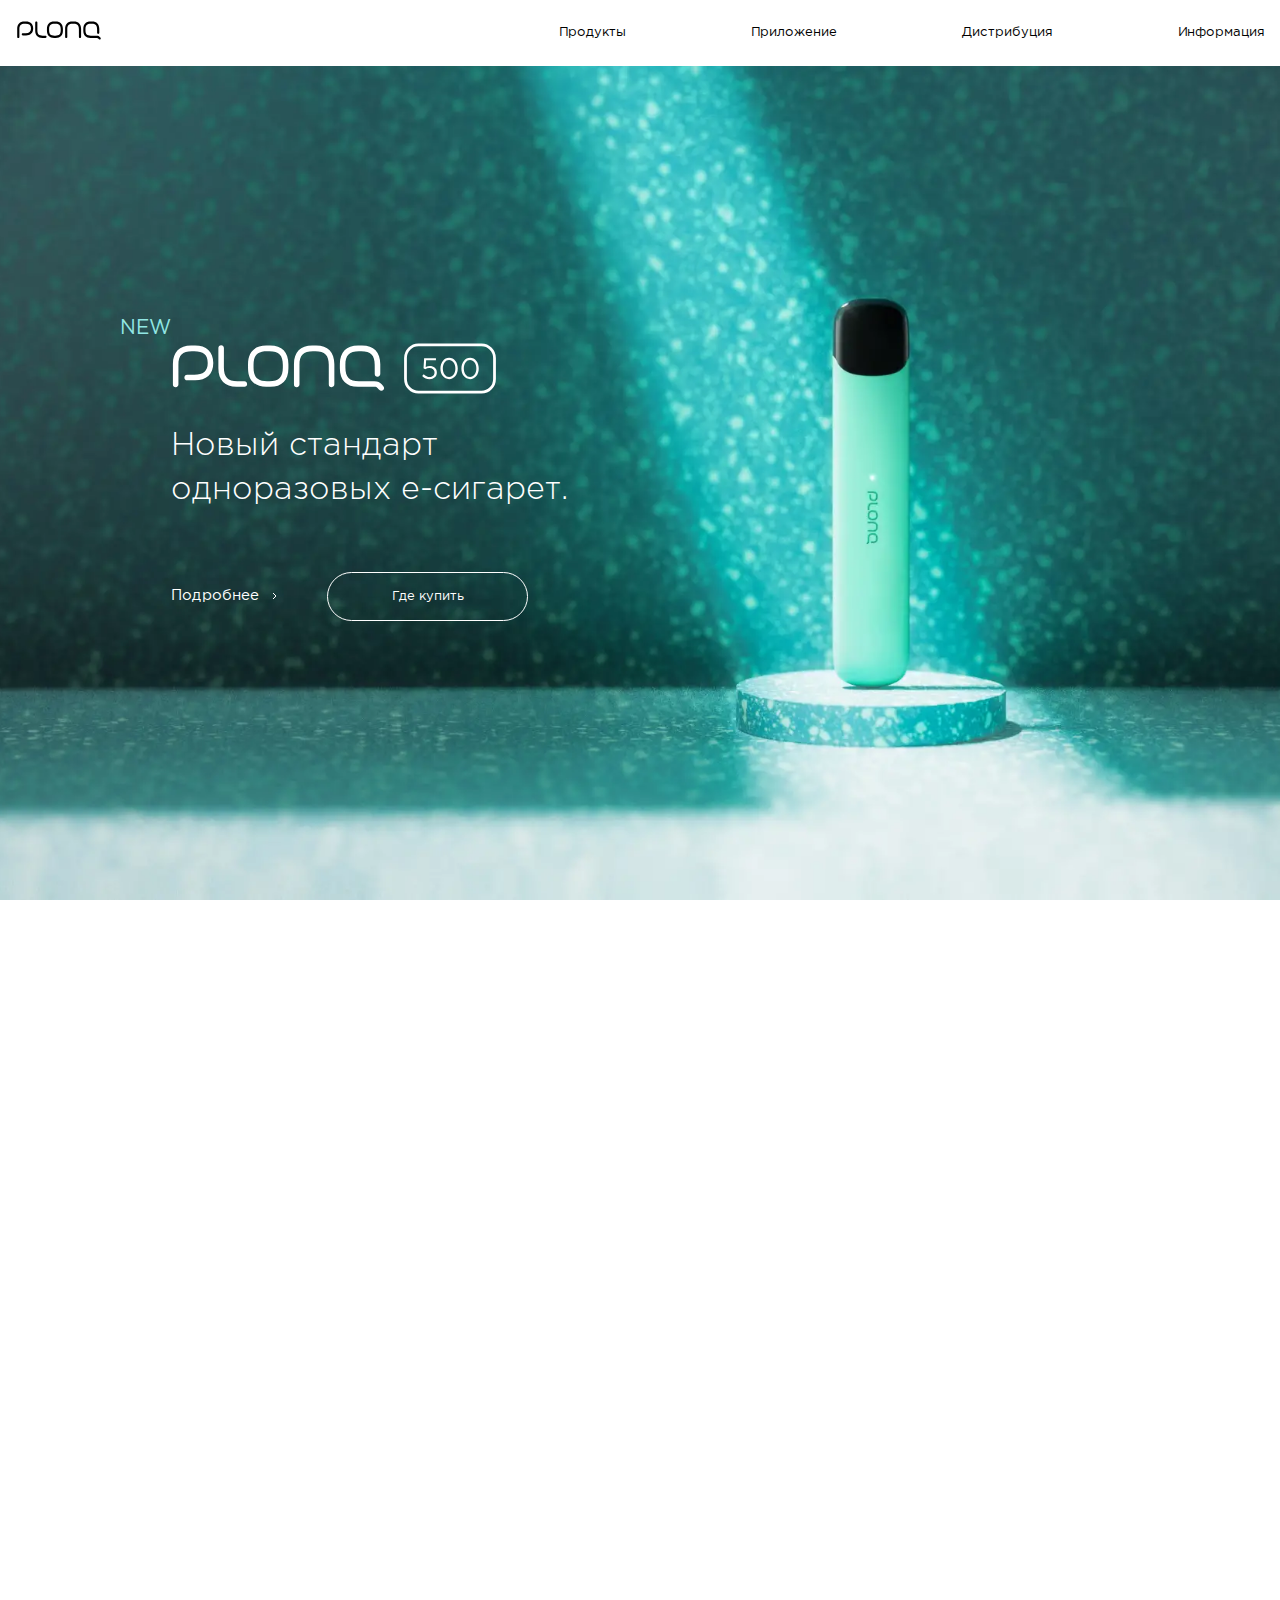
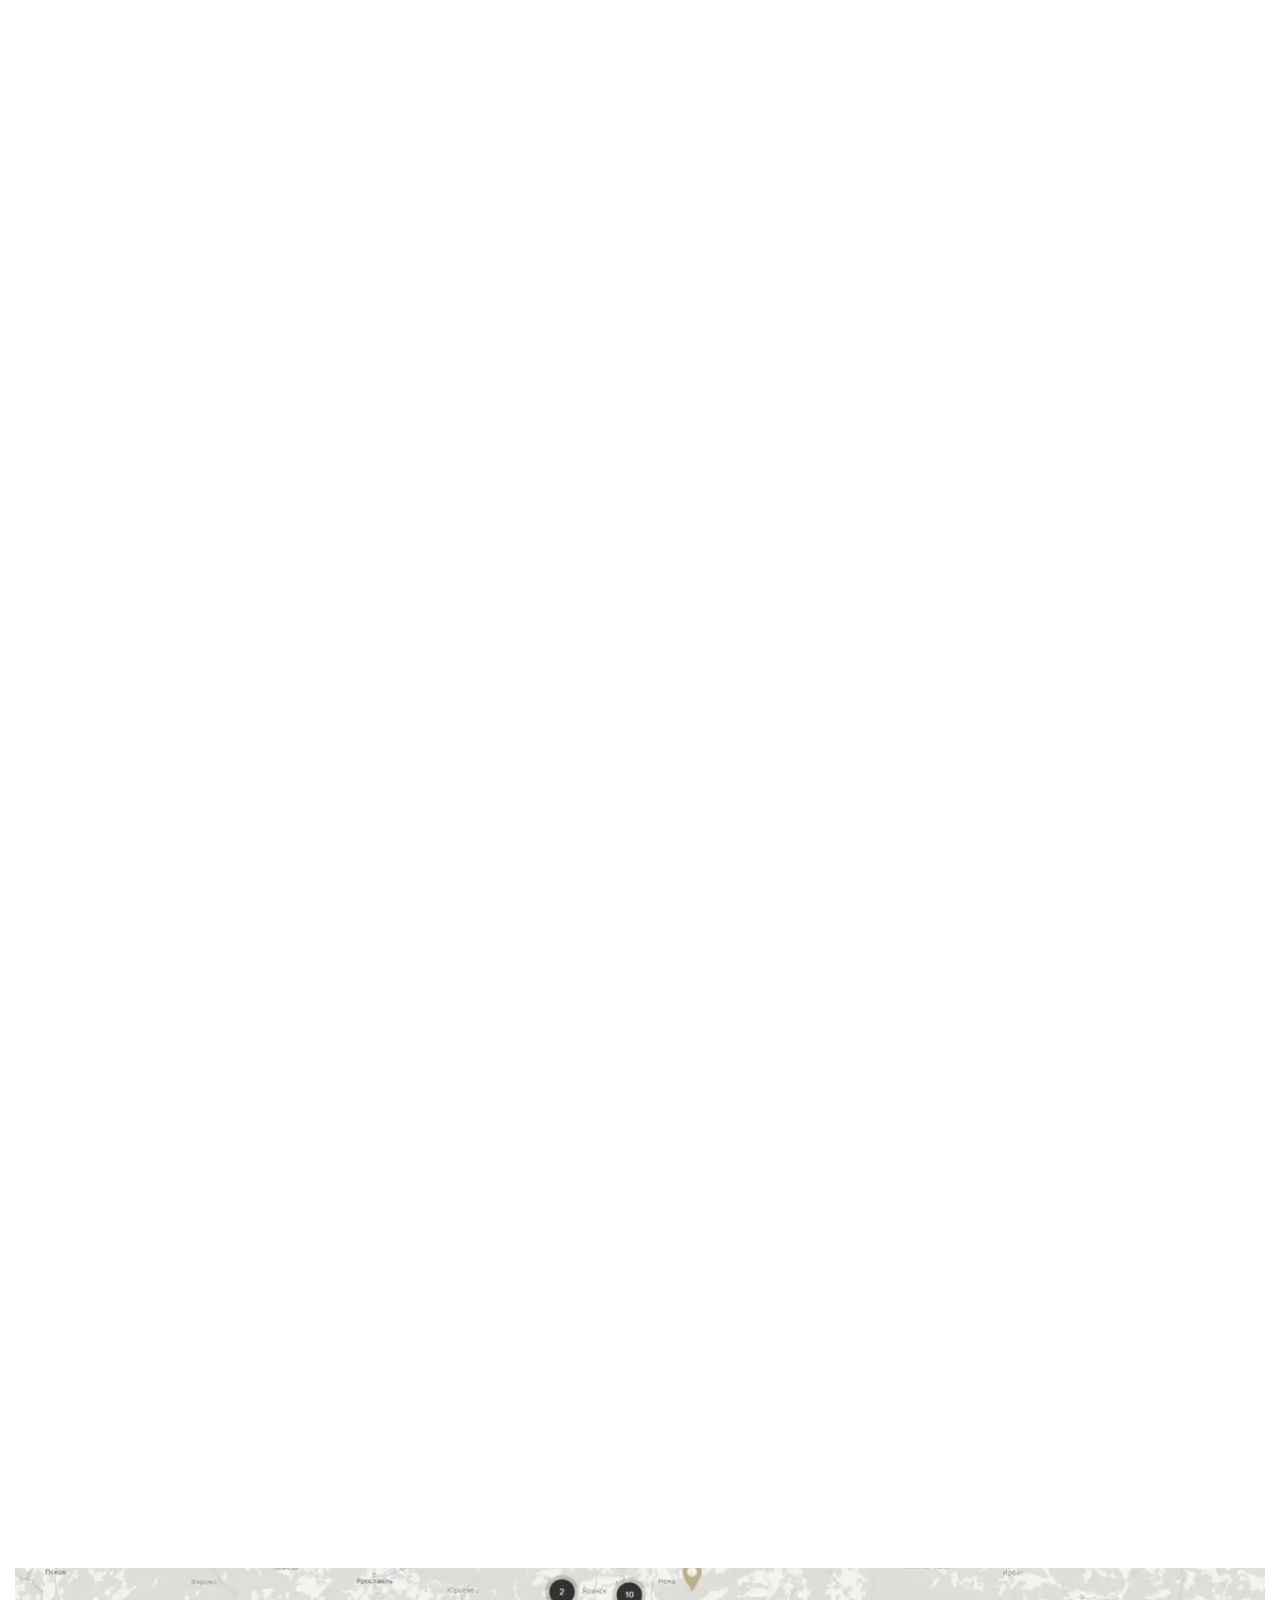
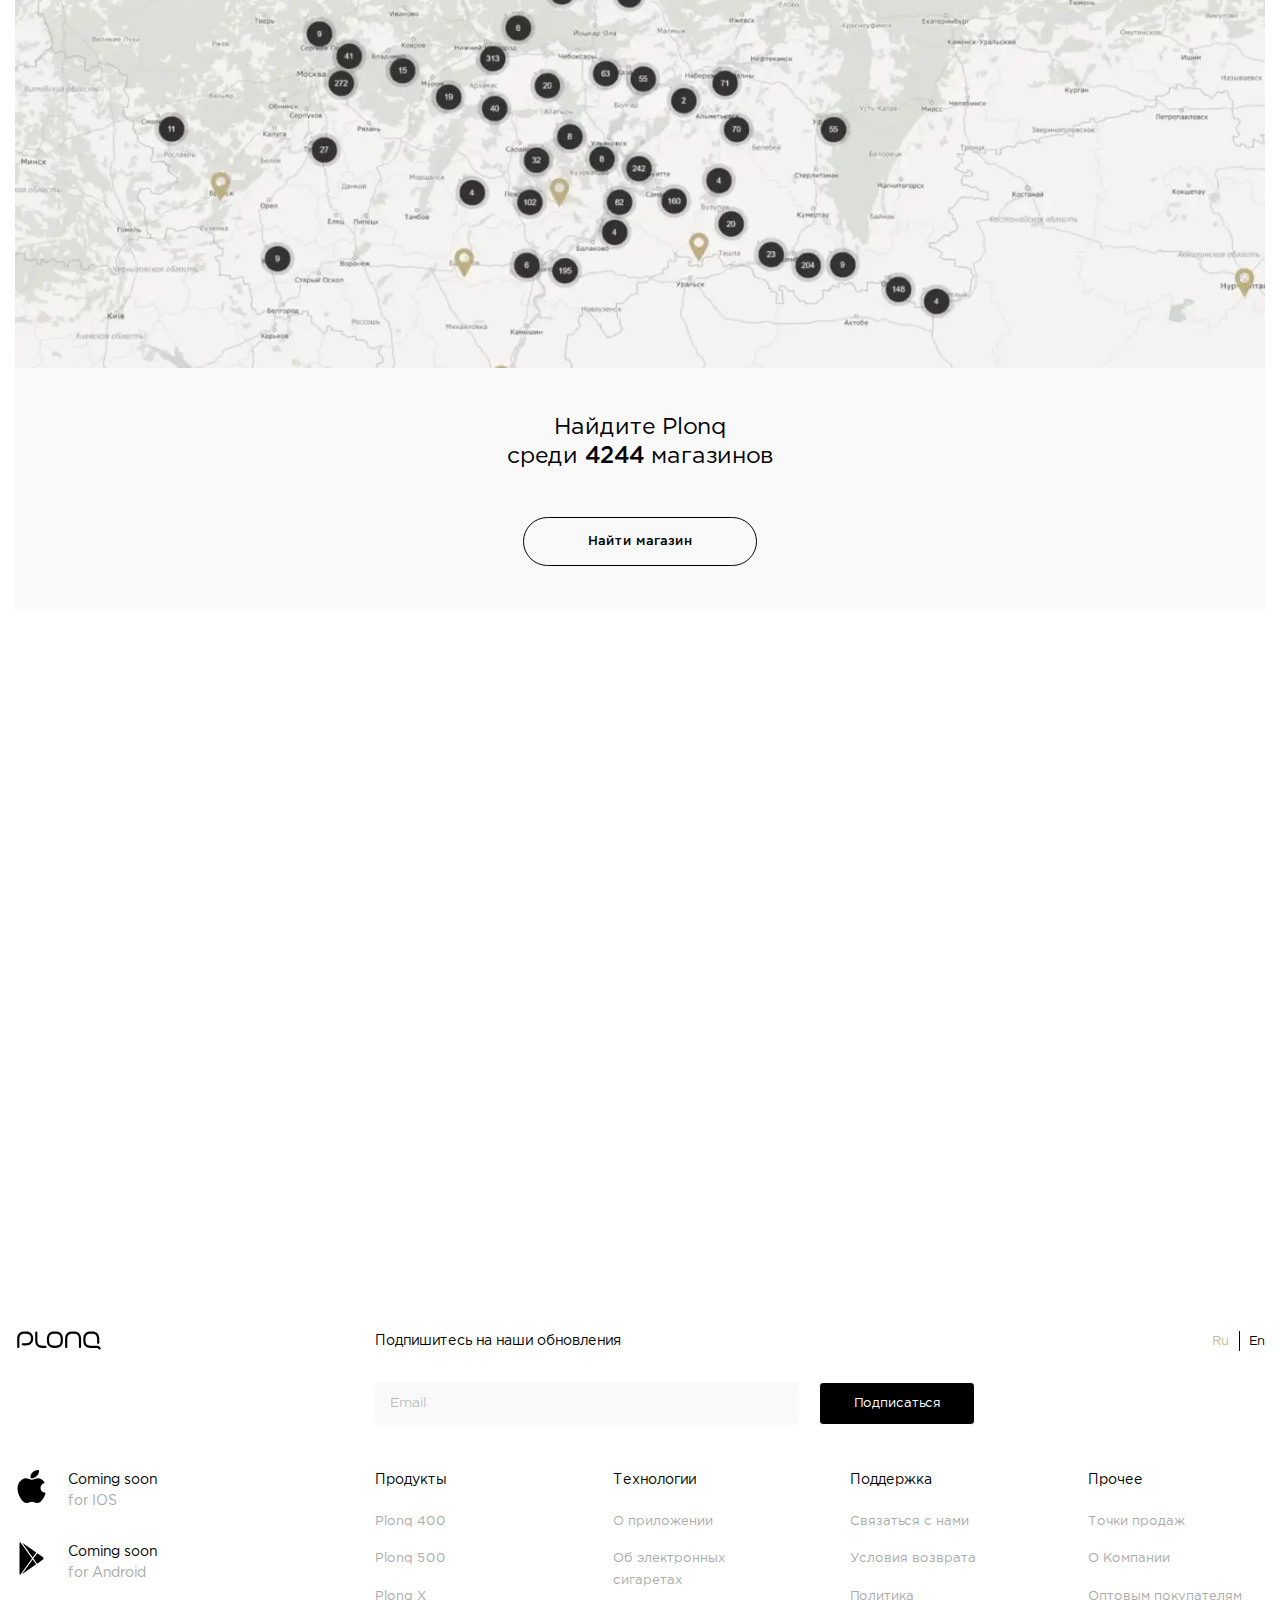
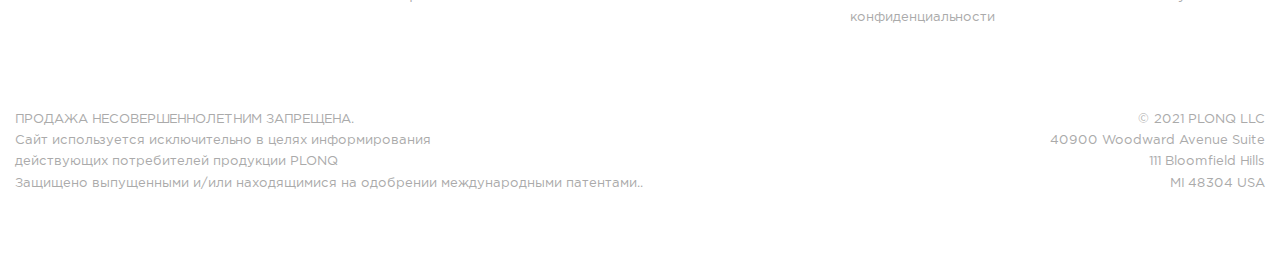
<file: index.html>
<!DOCTYPE html><html lang="ru"><head><meta charset="UTF-8"><meta http-equiv="X-UA-Compatible" content="IE=edge"><meta name="viewport" content="width=device-width,initial-scale=1"><meta name="description" content="Официальный сайт электронных испарителей PLONQ."><meta name="keywords" content="Электронные сигареты, Электронный испаритель, Одноразки plonq, Система plonq, plonq цена"><meta property="og:url" content="https://plonq.ru/"><meta property="og:title" content="Официальный сайт электронных испарителей PLONQ."><meta property="og:description" content="Официальный сайт электронных испарителей PLONQ."><meta property="og:type" content="website"><link href="./css/style.css" rel="stylesheet"><link href="./css/index/page-style.css" rel="stylesheet"><link href="./assets/favicon.ico" rel="shortcut icon" type="image/x-icon"><title>Электронные испарители PLONQ</title></head><body><div class="site-container"><header class="header"><div class="container header__container"><a href="#" class="header__map"><svg><use xlink:href="./images/sprite.svg#map"></use></svg></a><div class="header__left"><a href="https://dx1ded.github.io/plonq-landing/" class="logo header__logo"><svg><use xlink:href="./images/sprite.svg#logo"></use></svg></a></div><div class="header__right"><nav class="nav header__nav"><ul class="list-reset nav__list"><li class="nav__item"><a href="#">Продукты</a><div class="dropdown"><ul class="list-reset dropdown__list"><li class="dropdown__item"><a href="https://dx1ded.github.io/plonq-landing/product.html"><h3 class="dropdown__item-name">Plonq X</h3><h4 class="dropdown__item-desc">Умная электронная сигарета</h4></a></li><li class="dropdown__item"><a href="https://dx1ded.github.io/plonq-landing/plonq500.html"><h3 class="dropdown__item-name">Plonq 500</h3><h4 class="dropdown__item-desc">Одноразовая электронная сигарета</h4></a></li><li class="dropdown__item"><a href="https://dx1ded.github.io/plonq-landing/plonq400.html"><h3 class="dropdown__item-name">Plonq 400</h3><h4 class="dropdown__item-desc">Одноразовая электронная сигарета</h4></a></li></ul></div></li><li class="nav__item"><a href="https://dx1ded.github.io/plonq-landing/app.html">Приложение</a></li><li class="nav__item"><a href="https://dx1ded.github.io/plonq-landing/support.html">Дистрибуция</a></li><li class="nav__item"><a href="https://dx1ded.github.io/plonq-landing/info.html">Информация</a></li></ul></nav></div><button class="btn-reset burger__action burger__open header__burger-btn" aria-label="Открыть навигационное меню"><span class="burger__line"></span> <span class="burger__line"></span> <span class="burger__line"></span></button></div></header><main class="main"><section class="hero"><div class="container hero__container wow bounceInUp"><div class="hero__wrapper"><div class="logo--section hero__logo"><h4 class="hero__logo-sign logo__sign">New</h4><div class="logo__images hero__images"><svg class="hero__logo-name"><use xlink:href="./images/sprite.svg#logo"></use></svg> <svg class="hero__logo-mark"><use xlink:href="./images/sprite.svg#500-white"></use></svg></div></div><p class="title title--white hero__title">Новый стандарт одноразовых&nbsp;e-сигарет.</p></div><div class="hero__group"><a href="https://dx1ded.github.io/plonq-landing/product.html" class="details hero__link">Подробнее <svg><use xlink:href="./images/sprite.svg#small-arrow"></use></svg> </a><a href="https://dx1ded.github.io/plonq-landing/plonq500.html" class="btn btn-reset btn--primary hero__btn">Где купить</a></div></div></section><section class="about"><div class="container about__container wow slideInLeft" data-wow-duration="0.6s" data-wow-delay="0s"><div class="about__content"><div class="logo--section about__logo"><div class="logo__images about__images"><svg class="about__logo-name"><use xlink:href="./images/sprite.svg#logo"></use></svg> <svg class="about__logo-mark"><use xlink:href="./images/sprite.svg#x"></use></svg></div></div><h2 class="title about__title">Электронная сигарета, которая&nbsp;умеет удивлять.</h2><div class="about__image about__image--mobile"><picture><source srcset="./images/main-phone.webp" type="image/webp"><img src="./images/main-phone.jpg" alt="Телефон с приложением Plonq"></picture></div><div class="about__group"><a href="https://dx1ded.github.io/plonq-landing/product.html" class="details about__link">Подробнее <svg><use xlink:href="./images/sprite.svg#small-arrow"></use></svg> </a><small class="text text--gold about__text">Скоро в продаже</small></div></div><div class="about__image"><picture><source srcset="./images/main-phone.webp" type="image/webp"><img src="./images/main-phone.jpg" alt="Телефон с приложением Plonq"></picture></div></div></section><section class="products"><div class="container products__container"><div class="product wow slideInRight" data-wow-duration="0.5s" data-wow-delay="0s"><div class="product__img"><picture><source srcset="./images/product-plong-400.webp" type="image/webp"><img src="./images/product-plong-400.jpg" alt="Коробка Plonq 400"></picture></div><div class="product__content"><div class="logo--section product__logo"><div class="logo__images product__images"><svg class="product__logo-name"><use xlink:href="./images/sprite.svg#logo"></use></svg> <svg class="product__logo-mark"><use xlink:href="./images/sprite.svg#400"></use></svg></div></div><p class="text product__desc">Одноразовое устройство Plonq на&nbsp;400&nbsp;затяжек</p><h3 class="product__price">370&nbsp;₽</h3><a href="https://dx1ded.github.io/plonq-landing/plonq400.html" class="btn btn-reset btn--thindly product__btn">Где купить</a></div></div><div class="product wow slideInLeft" data-wow-duration="0.5s" data-wow-delay="0s"><div class="product__img"><picture><source srcset="./images/product-plong-500.webp" type="image/webp"><img src="./images/product-plong-500.jpg" alt="Коробка Plonq 500"></picture></div><div class="product__content"><div class="logo--section product__logo"><div class="logo__images product__images"><svg class="product__logo-name"><use xlink:href="./images/sprite.svg#logo"></use></svg> <svg class="product__logo-mark"><use xlink:href="./images/sprite.svg#500"></use></svg></div></div><p class="text product__desc">Одноразовое устройство Plonq на&nbsp;500&nbsp;затяжек</p><h3 class="product__price">430&nbsp;₽</h3><a href="https://dx1ded.github.io/plonq-landing/plonq500.html" class="btn btn-reset btn--thindly product__btn">Где купить</a></div></div><div class="product wow slideInRight" data-wow-duration="0.5s" data-wow-delay="0s"><div class="product__img"><picture><source srcset="./images/product-plong-x-1.webp" type="image/webp"><img src="./images/product-plong-x-1.jpg" alt="Коробка Plonq X"></picture></div><div class="product__content"><div class="logo--section product__logo"><div class="logo__images product__images"><svg class="product__logo-name"><use xlink:href="./images/sprite.svg#logo"></use></svg> <svg class="product__logo-mark product__logo-mark--x"><use xlink:href="./images/sprite.svg#x"></use></svg></div></div><p class="text product__desc">Стартовый набор Plonq&nbsp;X</p><p class="text text--gold product__text">Скоро в продаже</p></div></div><div class="product wow slideInLeft" data-wow-duration="0.5s" data-wow-delay="0s"><div class="product__img"><picture><source srcset="./images/product-plong-x-2.webp" type="image/webp"><img src="./images/product-plong-x-2.jpg" alt="Коробка Plonq X"></picture></div><div class="product__content"><div class="logo--section product__logo"><div class="logo__images product__images"><svg class="product__logo-name"><use xlink:href="./images/sprite.svg#logo"></use></svg> <svg class="product__logo-mark product__logo-mark--x"><use xlink:href="./images/sprite.svg#x"></use></svg></div></div><p class="text product__desc">Стартовый набор Plonq&nbsp;X</p><p class="text text--gold product__text">Скоро в продаже</p></div></div></div></section><section class="map"><div class="container map__container"><div class="map__wrapper"><div class="map__img"><picture><source srcset="./images/map-europe.webp" type="image/webp"><img src="./images/map-europe.jpg" alt="Магазины по всему миру"></picture></div><div class="map__content"><h4 class="subhead map__text">Найдите <span class="upper">Plonq</span> среди&nbsp;<span class="bold">4244</span> магазинов</h4><a href="#" class="btn btn-reset btn--thindly map__btn">Найти магазин</a></div></div></div></section><section class="info"><div class="container info__container"><div class="info__column info__cigarettes wow bounceInUp" data-wow-duration="1s" data-wow-delay="0.3s"><div class="info__content"><h2 class="subhead info__title">Об электронных сигаретах</h2><p class="text info__desc">Plonq&nbsp;&mdash; электронный испаритель, который преобразует жидкость в&nbsp;пар.</p><a href="https://dx1ded.github.io/plonq-landing/info.html" class="details info__link">Подробнее <svg><use xlink:href="./images/sprite.svg#small-arrow"></use></svg></a></div><div class="info__image"><picture><source srcset="./images/image-leak.webp" type="image/webp"><img src="./images/image-leak.png" alt="Электронная сигарена изнутри"></picture></div></div><div class="info__column info__app wow bounceInUp" data-wow-duration="1s" data-wow-delay="0.3s"><div class="info__content"><h2 class="subhead info__title">О приложении</h2><p class="text info__desc">Plonq AI&nbsp;создан на&nbsp;основе поведенческой&nbsp;терапии, которая доказала свою эффективность.</p><a href="https://dx1ded.github.io/plonq-landing/app.html" class="details info__link">Подробнее <svg><use xlink:href="./images/sprite.svg#small-arrow"></use></svg></a></div><div class="info__image"><picture><source srcset="./images/image-app.webp" type="image/webp"><img src="./images/image-app.png" alt="Мобильное приложения Plonq AI"></picture></div></div></div></section></main><footer class="footer"><div class="container footer__container"><div class="footer__top"><div class="footer__wrapper"><a href="https://dx1ded.github.io/plonq-landing/" class="logo footer__logo"><svg><use xlink:href="./images/sprite.svg#logo"></use></svg></a></div><form action="/" class="footer__form"><legend>Подпишитесь на наши обновления</legend><fieldset class="footer__form-group"><input type="email" class="input footer__form-input" placeholder="Email" required> <input type="submit" value="Подписаться" class="btn-reset btn--secondary footer__form-submit"></fieldset></form><div class="footer__languages"><button class="btn-reset footer__language footer__language--active" aria-label="Переключить язык на Русский">Ru</button> <button class="btn-reset footer__language" aria-label="Переключить язык на Английский">En</button></div></div><div class="footer__middle"><div class="footer__applications"><div class="footer__application"><div class="footer__application-img"><svg><use xlink:href="./images/sprite.svg#apple"></use></svg></div><div class="footer__application-content"><h4 class="footer__application-status">Coming soon</h4><h4 class="footer__application-platform">for IOS</h4></div></div><div class="footer__application"><div class="footer__application-img"><svg><use xlink:href="./images/sprite.svg#android"></use></svg></div><div class="footer__application-content"><h4 class="footer__application-status">Coming soon</h4><h4 class="footer__application-platform">for Android</h4></div></div></div><div class="footer__links"><div class="link"><h3 class="link__title">Продукты</h3><div class="link__group"><a href="https://dx1ded.github.io/plonq-landing/plonq400.html">Plonq 400</a> <a href="https://dx1ded.github.io/plonq-landing/plonq500.html">Plonq 500</a> <a href="https://dx1ded.github.io/plonq-landing/product.html">Plonq X</a></div></div><div class="link"><h3 class="link__title">Технологии</h3><div class="link__group"><a href="https://dx1ded.github.io/plonq-landing/app.html">О приложении</a> <a href="https://dx1ded.github.io/plonq-landing/info.html">Об электронных сигаретах</a></div></div><div class="link"><h3 class="link__title">Поддержка</h3><div class="link__group"><a href="https://dx1ded.github.io/plonq-landing/support.html#contact">Связаться с нами</a> <a href="https://dx1ded.github.io/plonq-landing/support.html#refund">Условия возврата</a> <a href="https://dx1ded.github.io/plonq-landing/support.html#policy">Политика конфиденциальности</a></div></div><div class="link"><h3 class="link__title">Прочее</h3><div class="link__group"><a href="#">Точки продаж</a> <a href="https://dx1ded.github.io/plonq-landing/support.html#about">О Компании</a> <a href="https://dx1ded.github.io/plonq-landing/support.html#wholesale">Оптовым покупателям</a></div></div></div><div class="footer__content"><a href="#" class="footer__content-social"><svg><use xlink:href="./images/sprite.svg#instagram"></use></svg></a><div class="footer__content-group"><p class="footer__content-text">&copy;&nbsp;2021&nbsp;PLONQ LLC<br>40900 Woodward Avenue Suite<br>111 Bloomfield Hills<br>MI&nbsp;48304&nbsp;USA</p></div></div></div><div class="footer__bottom"><div class="footer__inner"><h4 class="footer__warn"><span class="big">ПРОДАЖА НЕСОВЕРШЕННОЛЕТНИМ ЗАПРЕЩЕНА.</span><br><span class="line">Сайт используется исключительно в&nbsp;целях информирования</span> <span class="line">действующих потребителей продукции PLONQ</span> Защищено выпущенными и/или находящимися на&nbsp;одобрении международными патентами..</h4><div class="footer__content"><p class="footer__content-text">&copy;&nbsp;2021&nbsp;PLONQ LLC<br>40900 Woodward Avenue Suite<br>111 Bloomfield Hills<br>MI&nbsp;48304&nbsp;USA</p></div></div></div></div></footer></div><div class="burger" id="burger"><div class="container burger__container"><button class="btn-reset burger__action burger__close" aria-label="Закрыть навигационное меню"><span></span> <span></span></button><div class="burger__links"><div class="link"><h3 class="link__title">Продукты</h3><div class="link__group"><a href="https://dx1ded.github.io/plonq-landing/plonq400.html">Plonq 400</a> <a href="https://dx1ded.github.io/plonq-landing/plonq500.html">Plonq 500</a> <a href="https://dx1ded.github.io/plonq-landing/product.html">Plonq X</a></div></div><div class="link"><h3 class="link__title">Технологии</h3><div class="link__group"><a href="https://dx1ded.github.io/plonq-landing/app.html">О приложении</a> <a href="https://dx1ded.github.io/plonq-landing/info.html">Об электронных сигаретах</a></div></div><div class="link"><h3 class="link__title">Поддержка</h3><div class="link__group"><a href="https://dx1ded.github.io/plonq-landing/support.html#contact">Связаться с нами</a> <a href="https://dx1ded.github.io/plonq-landing/support.html#refund">Условия возврата</a> <a href="https://dx1ded.github.io/plonq-landing/support.html#policy">Политика конфиденциальности</a></div></div><div class="link"><h3 class="link__title">Прочее</h3><div class="link__group"><a href="#">Точки продаж</a> <a href="https://dx1ded.github.io/plonq-landing/support.html#about">О Компании</a> <a href="https://dx1ded.github.io/plonq-landing/support.html#wholesale">Оптовым покупателям</a></div></div></div></div></div><div class="preloader preloader--active" id="preloader"><div class="container preloader__container"><div class="preloader__logo"><svg width="88" height="20" viewBox="0 0 88 20" xmlns="http://www.w3.org/2000/svg"><path d="M18.949 10.0887V1.67901C18.94 0.969763 19.4085 0.5 20.1023 0.5C20.7961 0.5 21.2557 0.969763 21.2557 1.67901L21.2467 9.78474C21.2467 13.8008 22.8866 15.4956 26.8692 15.4956L29.7705 15.4864C30.4643 15.4956 30.9238 15.9561 30.9238 16.6654C30.9238 17.3746 30.4643 17.8536 29.7705 17.8444H26.5358C21.6792 17.8536 18.94 15.0535 18.949 10.0887ZM58.0181 0.638166H59.6941C64.5507 0.638166 67.2628 3.4199 67.2718 8.39387V16.822C67.2628 17.5312 66.8123 17.9918 66.1185 17.9918C65.4247 17.9918 64.9561 17.5312 64.9651 16.822L64.9471 8.70705C64.9561 4.68182 63.3253 3.01462 59.3517 3.01462H58.3605C54.3869 3.01462 52.738 4.67261 52.738 8.70705L52.747 16.8128C52.738 17.5312 52.2875 17.9918 51.5937 17.9918C50.8999 17.9918 50.4314 17.5312 50.4404 16.8128V8.39387C50.4314 3.4199 53.1615 0.638166 58.0181 0.638166ZM7.57788 0.638166H9.25381C13.8671 0.638166 16.8226 3.15278 16.8226 7.88726C16.8226 12.5849 13.8671 15.1456 9.25381 15.1364H5.93798C5.23517 15.1456 4.78465 14.6666 4.78465 13.9573C4.78465 13.2481 5.23517 12.7875 5.93798 12.7783L8.91142 12.7875C12.6417 12.7875 14.5069 11.3414 14.5069 7.88726C14.5069 4.43312 12.6417 3.01462 8.91142 3.01462H7.92027C3.94669 3.01462 2.29778 4.67261 2.29778 8.70705L2.30679 16.8128C2.29778 17.5312 1.84726 17.9918 1.15346 17.9918C0.459659 17.9918 -0.00888269 17.5312 0.000127718 16.8128V8.39387C-0.00888269 3.4199 2.72127 0.638166 7.57788 0.638166ZM77.1562 0.638166H78.8322C83.6888 0.638166 86.4099 3.4199 86.4099 8.39387V12.4283C86.4009 13.1468 85.9504 13.6257 85.2566 13.6257C84.5628 13.6257 84.0942 13.1468 84.1032 12.4283L84.0852 8.69784C84.0942 4.67261 82.4634 3.0054 78.4898 3.0054H77.4986C73.525 3.0054 71.8761 4.65419 71.8761 8.69784V9.77553C71.8761 13.81 73.516 15.4864 77.4986 15.4864H83.887C85.5359 15.4864 86.1126 15.9009 86.9956 16.8036L87.5272 17.347C88.1039 17.9365 88.1579 18.655 87.6624 19.1524C87.1668 19.659 86.491 19.6314 85.8242 18.9405L85.2386 18.3418C84.9502 18.0563 84.6889 17.8352 83.9681 17.826H77.1472C72.2996 17.8352 69.5695 15.0443 69.5695 10.0703V8.38466C69.5785 3.4199 72.2996 0.638166 77.1562 0.638166ZM33.5999 8.70705V9.78474C33.5999 13.8192 35.2398 15.4956 39.2224 15.4956H40.2136C44.1872 15.4956 45.809 13.8192 45.809 9.78474V8.70705C45.809 4.67261 44.1872 3.01462 40.2136 3.01462H39.2224C35.2488 3.01462 33.5999 4.6634 33.5999 8.70705ZM38.88 0.638166H40.556C45.4126 0.638166 48.1337 3.4199 48.1337 8.39387V10.0795C48.1337 15.0535 45.4126 17.8352 40.556 17.8352H38.88C34.0234 17.8352 31.3023 15.0535 31.3023 10.0795V8.39387C31.3023 3.4199 34.0324 0.638166 38.88 0.638166Z"/></svg></div><div class="preloader__text"><h3>Загрузка...</h3></div></div></div><script src="./js/index.js"></script></body></html>
</file>
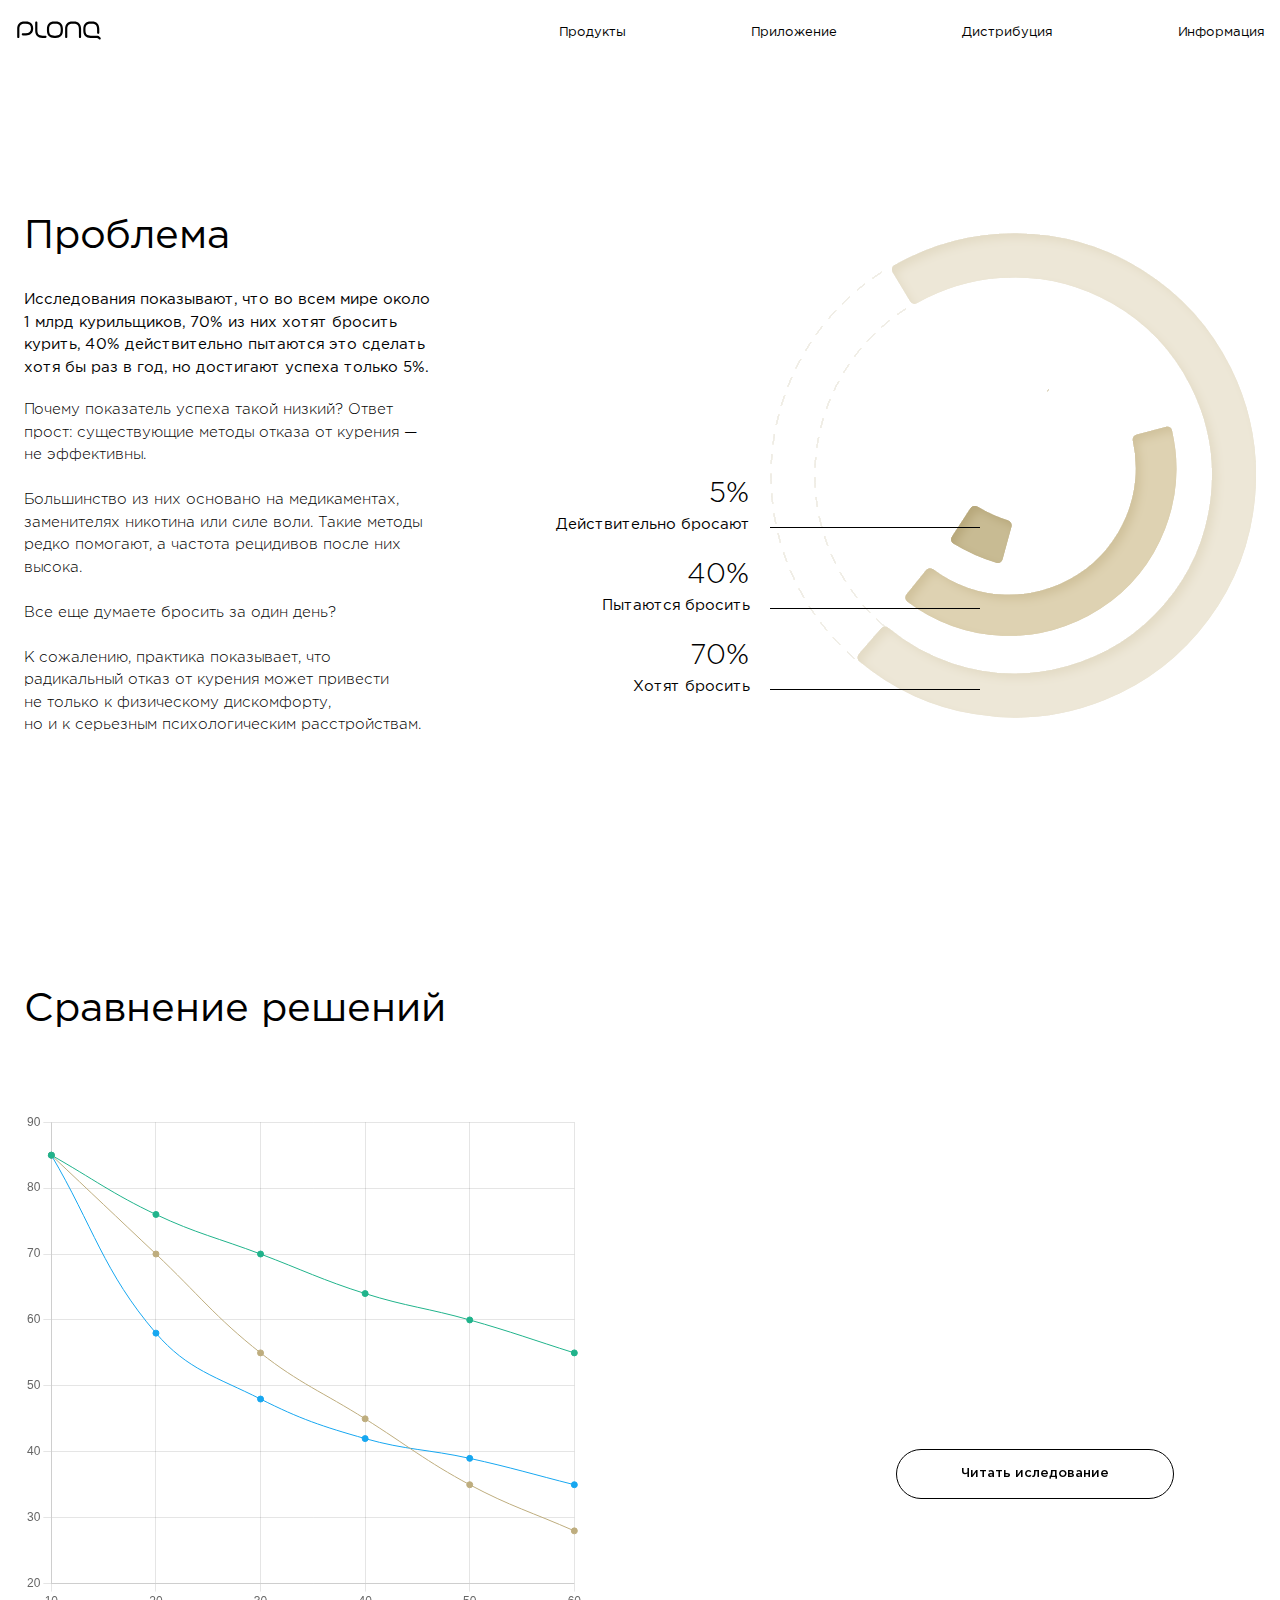
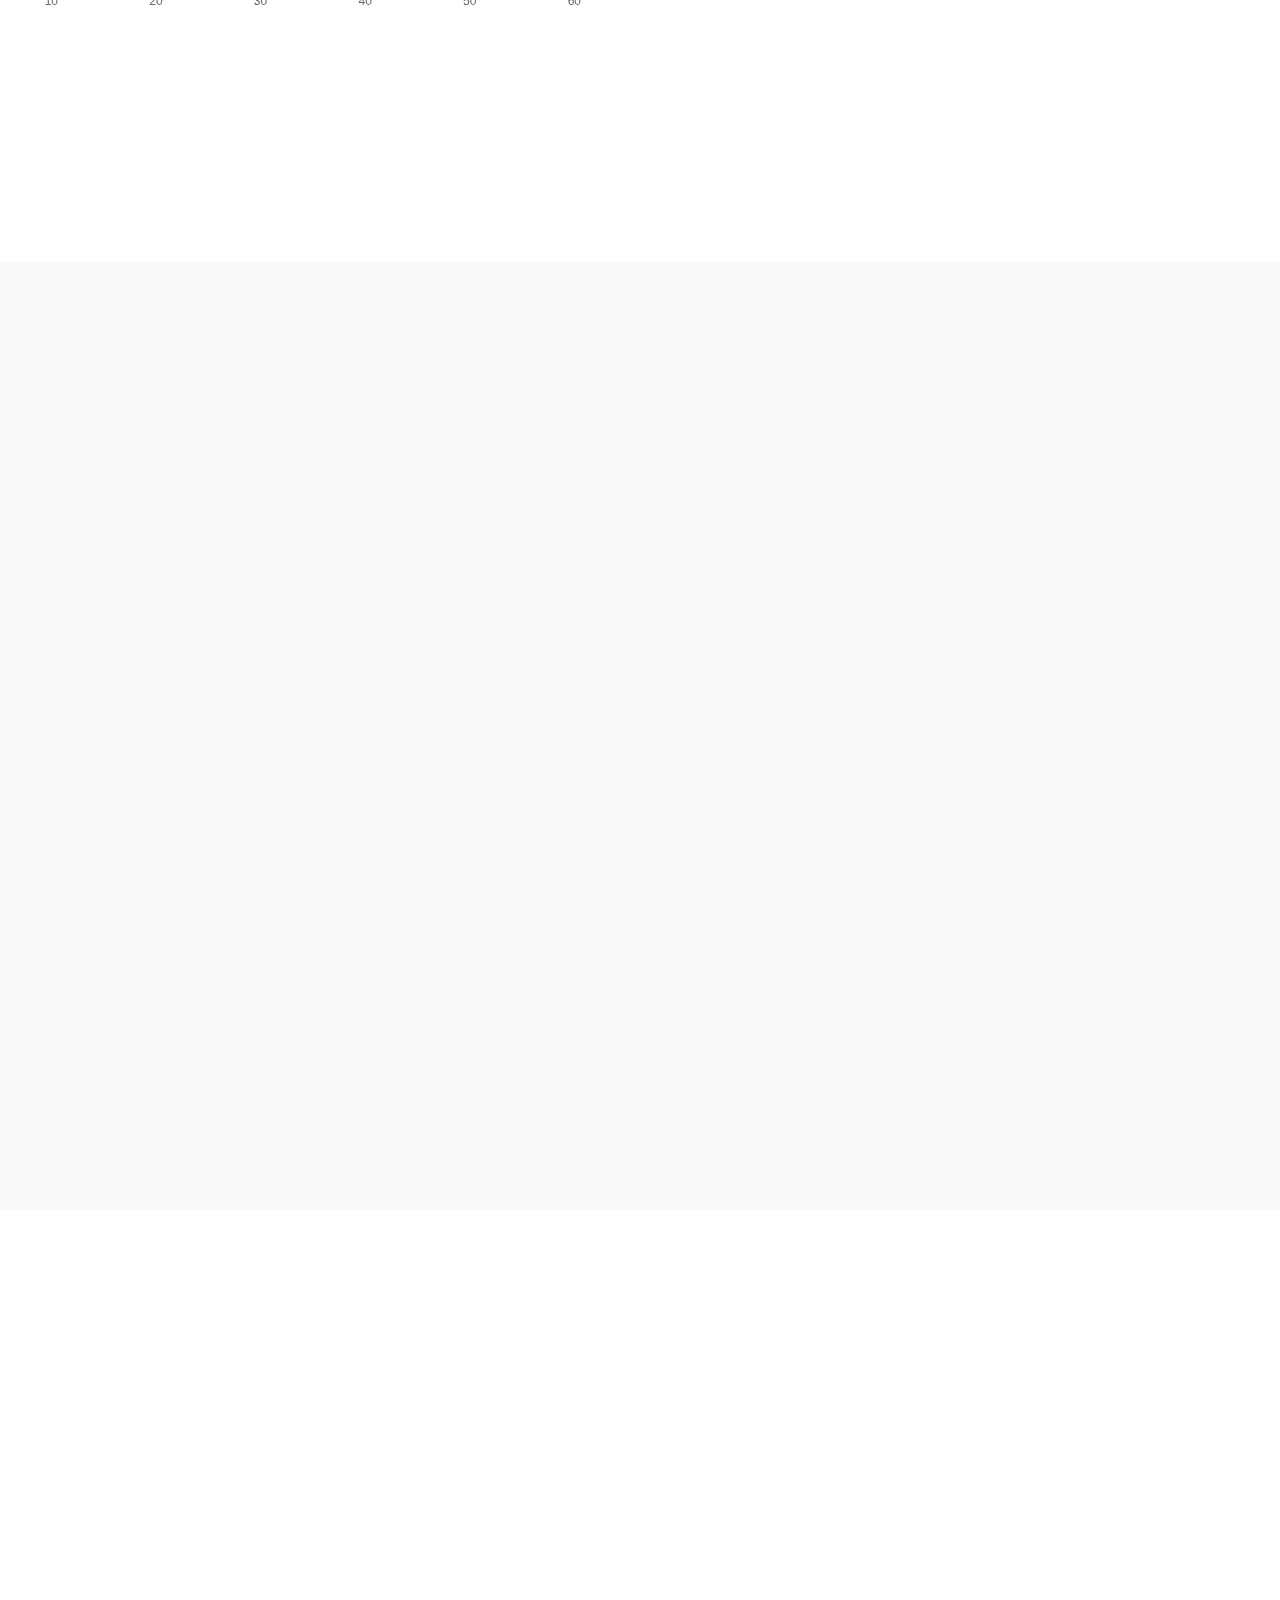
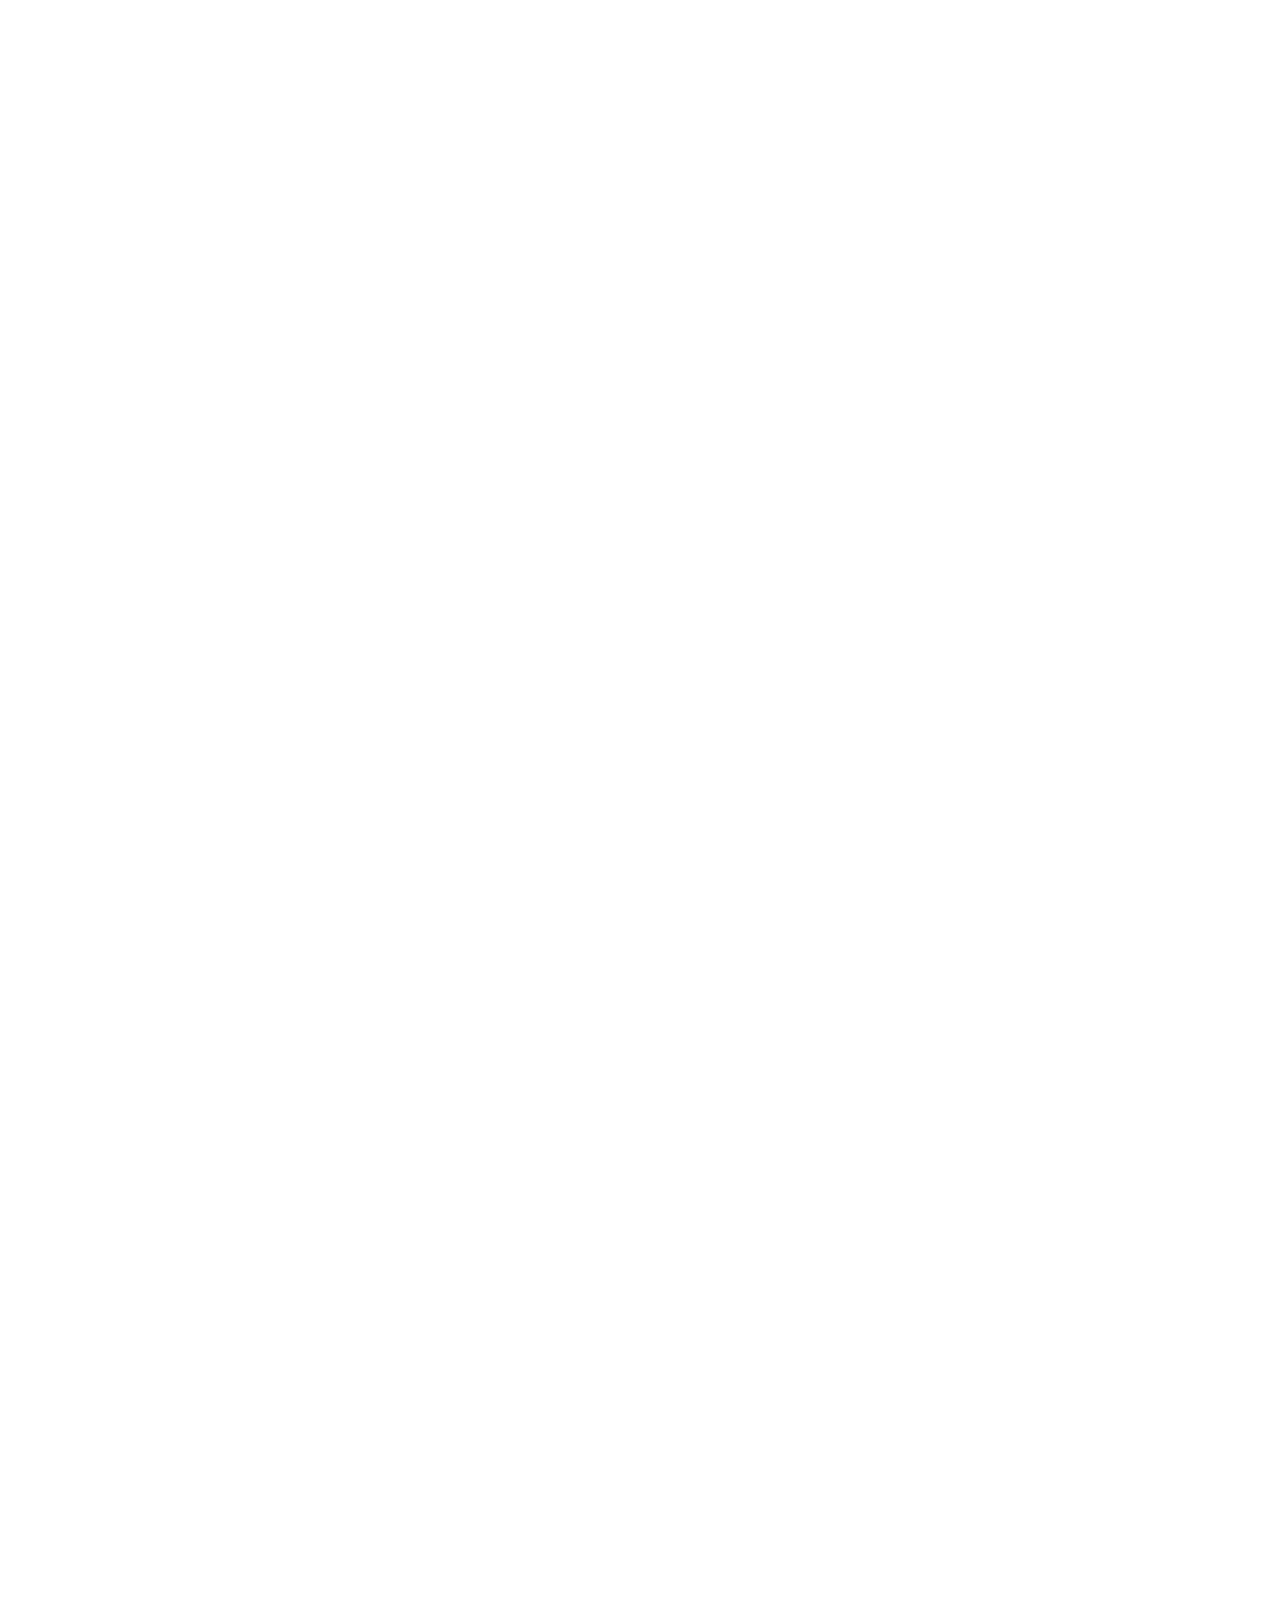
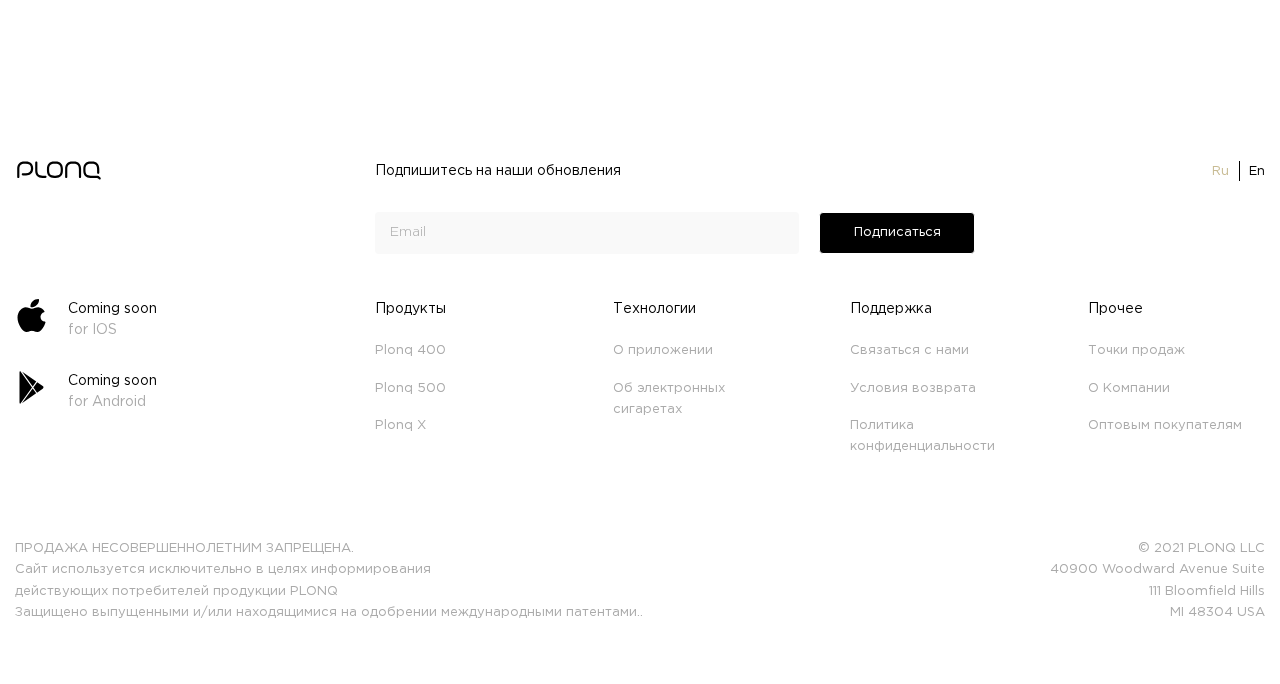
<file: app.html>
<!DOCTYPE html><html lang="ru"><head><meta charset="UTF-8"><meta http-equiv="X-UA-Compatible" content="IE=edge"><meta name="viewport" content="width=device-width,initial-scale=1"><meta name="description" content="Метод снижения потребления никотина на основе поведенческой терапии, с доказанной эффективностью."><meta name="keywords" content="Электронные сигареты, Электронный испаритель, Одноразки plonq, Система plonq, plonq цена"><meta property="og:url" content="https://plonq.ru/app"><meta property="og:title" content="Приложение Plonq X"><meta property="og:description" content="Метод снижения потребления никотина на основе поведенческой терапии, с доказанной эффективностью."><meta property="og:type" content="website"><link href="./css/style.css" rel="stylesheet"><link href="./css/app/page-style.css" rel="stylesheet"><link href="./assets/favicon.ico" rel="shortcut icon" type="image/x-icon"><title>Приложение Plonq X</title></head><body><div class="site-container"><header class="header"><div class="container header__container"><a href="#" class="header__map"><svg><use xlink:href="./images/sprite.svg#map"></use></svg></a><div class="header__left"><a href="https://dx1ded.github.io/plonq-landing/" class="logo header__logo"><svg><use xlink:href="./images/sprite.svg#logo"></use></svg></a></div><div class="header__right"><nav class="nav header__nav"><ul class="list-reset nav__list"><li class="nav__item"><a href="#">Продукты</a><div class="dropdown"><ul class="list-reset dropdown__list"><li class="dropdown__item"><a href="https://dx1ded.github.io/plonq-landing/product.html"><h3 class="dropdown__item-name">Plonq X</h3><h4 class="dropdown__item-desc">Умная электронная сигарета</h4></a></li><li class="dropdown__item"><a href="https://dx1ded.github.io/plonq-landing/plonq500.html"><h3 class="dropdown__item-name">Plonq 500</h3><h4 class="dropdown__item-desc">Одноразовая электронная сигарета</h4></a></li><li class="dropdown__item"><a href="https://dx1ded.github.io/plonq-landing/plonq400.html"><h3 class="dropdown__item-name">Plonq 400</h3><h4 class="dropdown__item-desc">Одноразовая электронная сигарета</h4></a></li></ul></div></li><li class="nav__item"><a href="https://dx1ded.github.io/plonq-landing/app.html">Приложение</a></li><li class="nav__item"><a href="https://dx1ded.github.io/plonq-landing/support.html">Дистрибуция</a></li><li class="nav__item"><a href="https://dx1ded.github.io/plonq-landing/info.html">Информация</a></li></ul></nav></div><button class="btn-reset burger__action burger__open header__burger-btn" aria-label="Открыть навигационное меню"><span class="burger__line"></span> <span class="burger__line"></span> <span class="burger__line"></span></button></div></header><main class="main"><section class="problem"><div class="container problem__container"><div class="problem__content"><h2 class="head problem__title">Проблема</h2><h5 class="text text--regular problem__subtitle">Исследования показывают, что во&nbsp;всем мире около 1&nbsp;млрд курильщиков, 70% из&nbsp;них хотят бросить курить, 40% действительно пытаются это сделать хотя&nbsp;бы раз в&nbsp;год, но&nbsp;достигают успеха только&nbsp;5%.</h5><p class="text problem__text">Почему показатель успеха такой низкий? Ответ прост: существующие методы отказа от&nbsp;курения&nbsp;&mdash; не&nbsp;эффективны.<br><br>Большинство из&nbsp;них основано на&nbsp;медикаментах, заменителях никотина или силе воли. Такие методы редко помогают, а&nbsp;частота рецидивов после них высока.<br><br>Все еще думаете бросить за&nbsp;один день?<br><br>К&nbsp;сожалению, практика показывает, что радикальный отказ от&nbsp;курения может привести не&nbsp;только к&nbsp;физическому дискомфорту, но&nbsp;и&nbsp;к&nbsp;серьезным психологическим расстройствам.</p></div><div class="diagram problem__diagram"><div class="diagram__content"><div class="diagram__item wow fadeIn"><h4 class="diagram__percent">5%</h4><p class="text text--regular diagram__desc">Действительно бросают</p></div><div class="diagram__item wow fadeIn"><h4 class="diagram__percent">40%</h4><p class="text text--regular diagram__desc">Пытаются бросить</p></div><div class="diagram__item wow fadeIn"><h4 class="diagram__percent">70%</h4><p class="text text--regular diagram__desc">Хотят бросить</p></div></div><div class="diagram__image"><svg><use xlink:href="./images/sprite.svg#diagram"></use></svg></div></div></div></section><section class="solutions"><div class="container solutions__container"><h2 class="head solutions__title">Сравнение решений</h2><div class="solutions__wrapper"><div class="chart solutions__chart"><canvas id="chart"></canvas></div><div class="solutions__content"><div class="solution wow bounceInUp"><div class="solution__color solution__color--yellow"></div><p class="text solution__text">Мобильные приложения на&nbsp;основе поведенческой терапии</p></div><div class="solution wow bounceInUp"><div class="solution__color solution__color--green"></div><p class="text solution__text">Никотино-заменительная терапия</p></div><div class="solution wow bounceInUp"><div class="solution__color solution__color--blue"></div><p class="text solution__text">Медикаменты (Табекс, Чампикс и&nbsp;др.)</p></div><a href="https://mhealth.jmir.org/2019/2/e12694/" class="btn btn-reset btn--thindly solutions__link" rel="noopener noreferrer" target="_blank">Читать иследование</a></div></div></div></section><section class="therapy"><div class="container therapy__container wow bounceInLeft"><div class="therapy__content"><h2 class="head therapy__title">Цифровой терапевт</h2><h5 class="text text--regular therapy__suptitle">PLONQ AI&nbsp;создан на&nbsp;основе поведенческой терапии, которая доказала свою эффективность.</h5><p class="text therapy__text">Алгоритм изучит вашу привычку к&nbsp;курению и&nbsp;поможет плавно снизить интенсивность вплоть до&nbsp;полного отказа, избегая симптомов отмены.</p></div><div class="therapy__image"><picture><source srcset="./images/therapy-image.webp" type="image/webp"><img src="./images/therapy-image.png" alt="" aria-hidden="true"></picture></div></div></section><section class="about"><div class="container about__container wow bounceInRight"><h2 class="head about__title">Как это работает</h2><div class="swiper about__slider"><div class="swiper-wrapper"><div class="slide swiper-slide"><div class="slide__image"><picture><source srcset="./images/about-phone-image.webp" type="image/webp"><img src="./images/about-phone-image.jpg" alt="" aria-hidden="true"></picture></div><div class="slide__content"><h2 class="head slide__title">Plong Ai изучает Вас</h2><p class="text slide__text">Первую неделю курите в&nbsp;привычном для себя ритме, пока алгоритм изучит вашу привычку.</p></div></div><div class="slide swiper-slide"><div class="slide__image"><picture><source srcset="./images/about-phone-image.webp" type="image/webp"><img src="./images/about-phone-image.jpg" alt="" aria-hidden="true"></picture></div><div class="slide__content"><h2 class="head slide__title">Держит мотивацию в тонусе</h2><p class="text slide__text">Контролируйте уровень вашего потребления с&nbsp;помощью умной индикации Plonq.</p></div></div><div class="slide swiper-slide"><div class="slide__image"><picture><source srcset="./images/about-phone-image.webp" type="image/webp"><img src="./images/about-phone-image.jpg" alt="" aria-hidden="true"></picture></div><div class="slide__content"><h2 class="head slide__title">Помогает выйти</h2><p class="text slide__text">Плавно снижайте интенсивность вплоть до&nbsp;полного отказа, избегая симптомов отмены.</p></div></div></div><div class="swiper-button-prev about__slider-btn about__slider-btn--prev"></div><div class="swiper-button-next about__slider-btn about__slider-btn--next"></div></div></div></section><section class="updates"><div class="container updates__container wow bounceInUp"><div class="updates__content"><h2 class="head updates__title">Обновление</h2><p class="text updates__text">Раз за&nbsp;разом мы&nbsp;будем обновлять Plonq AI&nbsp;и&nbsp;делать управление курением все более эффективным.<br><br>Для этого вам не&nbsp;нужно покупать новые устройства. Мы&nbsp;обо всем позаботились.<br><br>Просто обновите PLONQ AI&nbsp;через мобильное приложение.</p></div><div class="updates__image"><picture><source srcset="./images/updates-image.webp" type="image/webp"><img src="./images/updates-image.jpg" alt="" aria-hidden="true"></picture></div></div></section></main><footer class="footer"><div class="container footer__container"><div class="footer__top"><div class="footer__wrapper"><a href="https://dx1ded.github.io/plonq-landing/" class="logo footer__logo"><svg><use xlink:href="./images/sprite.svg#logo"></use></svg></a></div><form action="/" class="footer__form"><legend>Подпишитесь на наши обновления</legend><fieldset class="footer__form-group"><input type="email" class="input footer__form-input" placeholder="Email" required> <input type="submit" value="Подписаться" class="btn-reset btn--secondary footer__form-submit"></fieldset></form><div class="footer__languages"><button class="btn-reset footer__language footer__language--active" aria-label="Переключить язык на Русский">Ru</button> <button class="btn-reset footer__language" aria-label="Переключить язык на Английский">En</button></div></div><div class="footer__middle"><div class="footer__applications"><div class="footer__application"><div class="footer__application-img"><svg><use xlink:href="./images/sprite.svg#apple"></use></svg></div><div class="footer__application-content"><h4 class="footer__application-status">Coming soon</h4><h4 class="footer__application-platform">for IOS</h4></div></div><div class="footer__application"><div class="footer__application-img"><svg><use xlink:href="./images/sprite.svg#android"></use></svg></div><div class="footer__application-content"><h4 class="footer__application-status">Coming soon</h4><h4 class="footer__application-platform">for Android</h4></div></div></div><div class="footer__links"><div class="link"><h3 class="link__title">Продукты</h3><div class="link__group"><a href="https://dx1ded.github.io/plonq-landing/plonq400.html">Plonq 400</a> <a href="https://dx1ded.github.io/plonq-landing/plonq500.html">Plonq 500</a> <a href="https://dx1ded.github.io/plonq-landing/product.html">Plonq X</a></div></div><div class="link"><h3 class="link__title">Технологии</h3><div class="link__group"><a href="https://dx1ded.github.io/plonq-landing/app.html">О приложении</a> <a href="https://dx1ded.github.io/plonq-landing/info.html">Об электронных сигаретах</a></div></div><div class="link"><h3 class="link__title">Поддержка</h3><div class="link__group"><a href="https://dx1ded.github.io/plonq-landing/support.html#contact">Связаться с нами</a> <a href="https://dx1ded.github.io/plonq-landing/support.html#refund">Условия возврата</a> <a href="https://dx1ded.github.io/plonq-landing/support.html#policy">Политика конфиденциальности</a></div></div><div class="link"><h3 class="link__title">Прочее</h3><div class="link__group"><a href="#">Точки продаж</a> <a href="https://dx1ded.github.io/plonq-landing/support.html#about">О Компании</a> <a href="https://dx1ded.github.io/plonq-landing/support.html#wholesale">Оптовым покупателям</a></div></div></div><div class="footer__content"><a href="#" class="footer__content-social"><svg><use xlink:href="./images/sprite.svg#instagram"></use></svg></a><div class="footer__content-group"><p class="footer__content-text">&copy;&nbsp;2021&nbsp;PLONQ LLC<br>40900 Woodward Avenue Suite<br>111 Bloomfield Hills<br>MI&nbsp;48304&nbsp;USA</p></div></div></div><div class="footer__bottom"><div class="footer__inner"><h4 class="footer__warn"><span class="big">ПРОДАЖА НЕСОВЕРШЕННОЛЕТНИМ ЗАПРЕЩЕНА.</span><br><span class="line">Сайт используется исключительно в&nbsp;целях информирования</span> <span class="line">действующих потребителей продукции PLONQ</span> Защищено выпущенными и/или находящимися на&nbsp;одобрении международными патентами..</h4><div class="footer__content"><p class="footer__content-text">&copy;&nbsp;2021&nbsp;PLONQ LLC<br>40900 Woodward Avenue Suite<br>111 Bloomfield Hills<br>MI&nbsp;48304&nbsp;USA</p></div></div></div></div></footer></div><div class="burger" id="burger"><div class="container burger__container"><button class="btn-reset burger__action burger__close" aria-label="Закрыть навигационное меню"><span></span> <span></span></button><div class="burger__links"><div class="link"><h3 class="link__title">Продукты</h3><div class="link__group"><a href="https://dx1ded.github.io/plonq-landing/plonq400.html">Plonq 400</a> <a href="https://dx1ded.github.io/plonq-landing/plonq500.html">Plonq 500</a> <a href="https://dx1ded.github.io/plonq-landing/product.html">Plonq X</a></div></div><div class="link"><h3 class="link__title">Технологии</h3><div class="link__group"><a href="https://dx1ded.github.io/plonq-landing/app.html">О приложении</a> <a href="https://dx1ded.github.io/plonq-landing/info.html">Об электронных сигаретах</a></div></div><div class="link"><h3 class="link__title">Поддержка</h3><div class="link__group"><a href="https://dx1ded.github.io/plonq-landing/support.html#contact">Связаться с нами</a> <a href="https://dx1ded.github.io/plonq-landing/support.html#refund">Условия возврата</a> <a href="https://dx1ded.github.io/plonq-landing/support.html#policy">Политика конфиденциальности</a></div></div><div class="link"><h3 class="link__title">Прочее</h3><div class="link__group"><a href="#">Точки продаж</a> <a href="https://dx1ded.github.io/plonq-landing/support.html#about">О Компании</a> <a href="https://dx1ded.github.io/plonq-landing/support.html#wholesale">Оптовым покупателям</a></div></div></div></div></div><div class="preloader preloader--active" id="preloader"><div class="container preloader__container"><div class="preloader__logo"><svg width="88" height="20" viewBox="0 0 88 20" xmlns="http://www.w3.org/2000/svg"><path d="M18.949 10.0887V1.67901C18.94 0.969763 19.4085 0.5 20.1023 0.5C20.7961 0.5 21.2557 0.969763 21.2557 1.67901L21.2467 9.78474C21.2467 13.8008 22.8866 15.4956 26.8692 15.4956L29.7705 15.4864C30.4643 15.4956 30.9238 15.9561 30.9238 16.6654C30.9238 17.3746 30.4643 17.8536 29.7705 17.8444H26.5358C21.6792 17.8536 18.94 15.0535 18.949 10.0887ZM58.0181 0.638166H59.6941C64.5507 0.638166 67.2628 3.4199 67.2718 8.39387V16.822C67.2628 17.5312 66.8123 17.9918 66.1185 17.9918C65.4247 17.9918 64.9561 17.5312 64.9651 16.822L64.9471 8.70705C64.9561 4.68182 63.3253 3.01462 59.3517 3.01462H58.3605C54.3869 3.01462 52.738 4.67261 52.738 8.70705L52.747 16.8128C52.738 17.5312 52.2875 17.9918 51.5937 17.9918C50.8999 17.9918 50.4314 17.5312 50.4404 16.8128V8.39387C50.4314 3.4199 53.1615 0.638166 58.0181 0.638166ZM7.57788 0.638166H9.25381C13.8671 0.638166 16.8226 3.15278 16.8226 7.88726C16.8226 12.5849 13.8671 15.1456 9.25381 15.1364H5.93798C5.23517 15.1456 4.78465 14.6666 4.78465 13.9573C4.78465 13.2481 5.23517 12.7875 5.93798 12.7783L8.91142 12.7875C12.6417 12.7875 14.5069 11.3414 14.5069 7.88726C14.5069 4.43312 12.6417 3.01462 8.91142 3.01462H7.92027C3.94669 3.01462 2.29778 4.67261 2.29778 8.70705L2.30679 16.8128C2.29778 17.5312 1.84726 17.9918 1.15346 17.9918C0.459659 17.9918 -0.00888269 17.5312 0.000127718 16.8128V8.39387C-0.00888269 3.4199 2.72127 0.638166 7.57788 0.638166ZM77.1562 0.638166H78.8322C83.6888 0.638166 86.4099 3.4199 86.4099 8.39387V12.4283C86.4009 13.1468 85.9504 13.6257 85.2566 13.6257C84.5628 13.6257 84.0942 13.1468 84.1032 12.4283L84.0852 8.69784C84.0942 4.67261 82.4634 3.0054 78.4898 3.0054H77.4986C73.525 3.0054 71.8761 4.65419 71.8761 8.69784V9.77553C71.8761 13.81 73.516 15.4864 77.4986 15.4864H83.887C85.5359 15.4864 86.1126 15.9009 86.9956 16.8036L87.5272 17.347C88.1039 17.9365 88.1579 18.655 87.6624 19.1524C87.1668 19.659 86.491 19.6314 85.8242 18.9405L85.2386 18.3418C84.9502 18.0563 84.6889 17.8352 83.9681 17.826H77.1472C72.2996 17.8352 69.5695 15.0443 69.5695 10.0703V8.38466C69.5785 3.4199 72.2996 0.638166 77.1562 0.638166ZM33.5999 8.70705V9.78474C33.5999 13.8192 35.2398 15.4956 39.2224 15.4956H40.2136C44.1872 15.4956 45.809 13.8192 45.809 9.78474V8.70705C45.809 4.67261 44.1872 3.01462 40.2136 3.01462H39.2224C35.2488 3.01462 33.5999 4.6634 33.5999 8.70705ZM38.88 0.638166H40.556C45.4126 0.638166 48.1337 3.4199 48.1337 8.39387V10.0795C48.1337 15.0535 45.4126 17.8352 40.556 17.8352H38.88C34.0234 17.8352 31.3023 15.0535 31.3023 10.0795V8.39387C31.3023 3.4199 34.0324 0.638166 38.88 0.638166Z"/></svg></div><div class="preloader__text"><h3>Загрузка...</h3></div></div></div><script src="./js/app.js"></script></body></html>
</file>
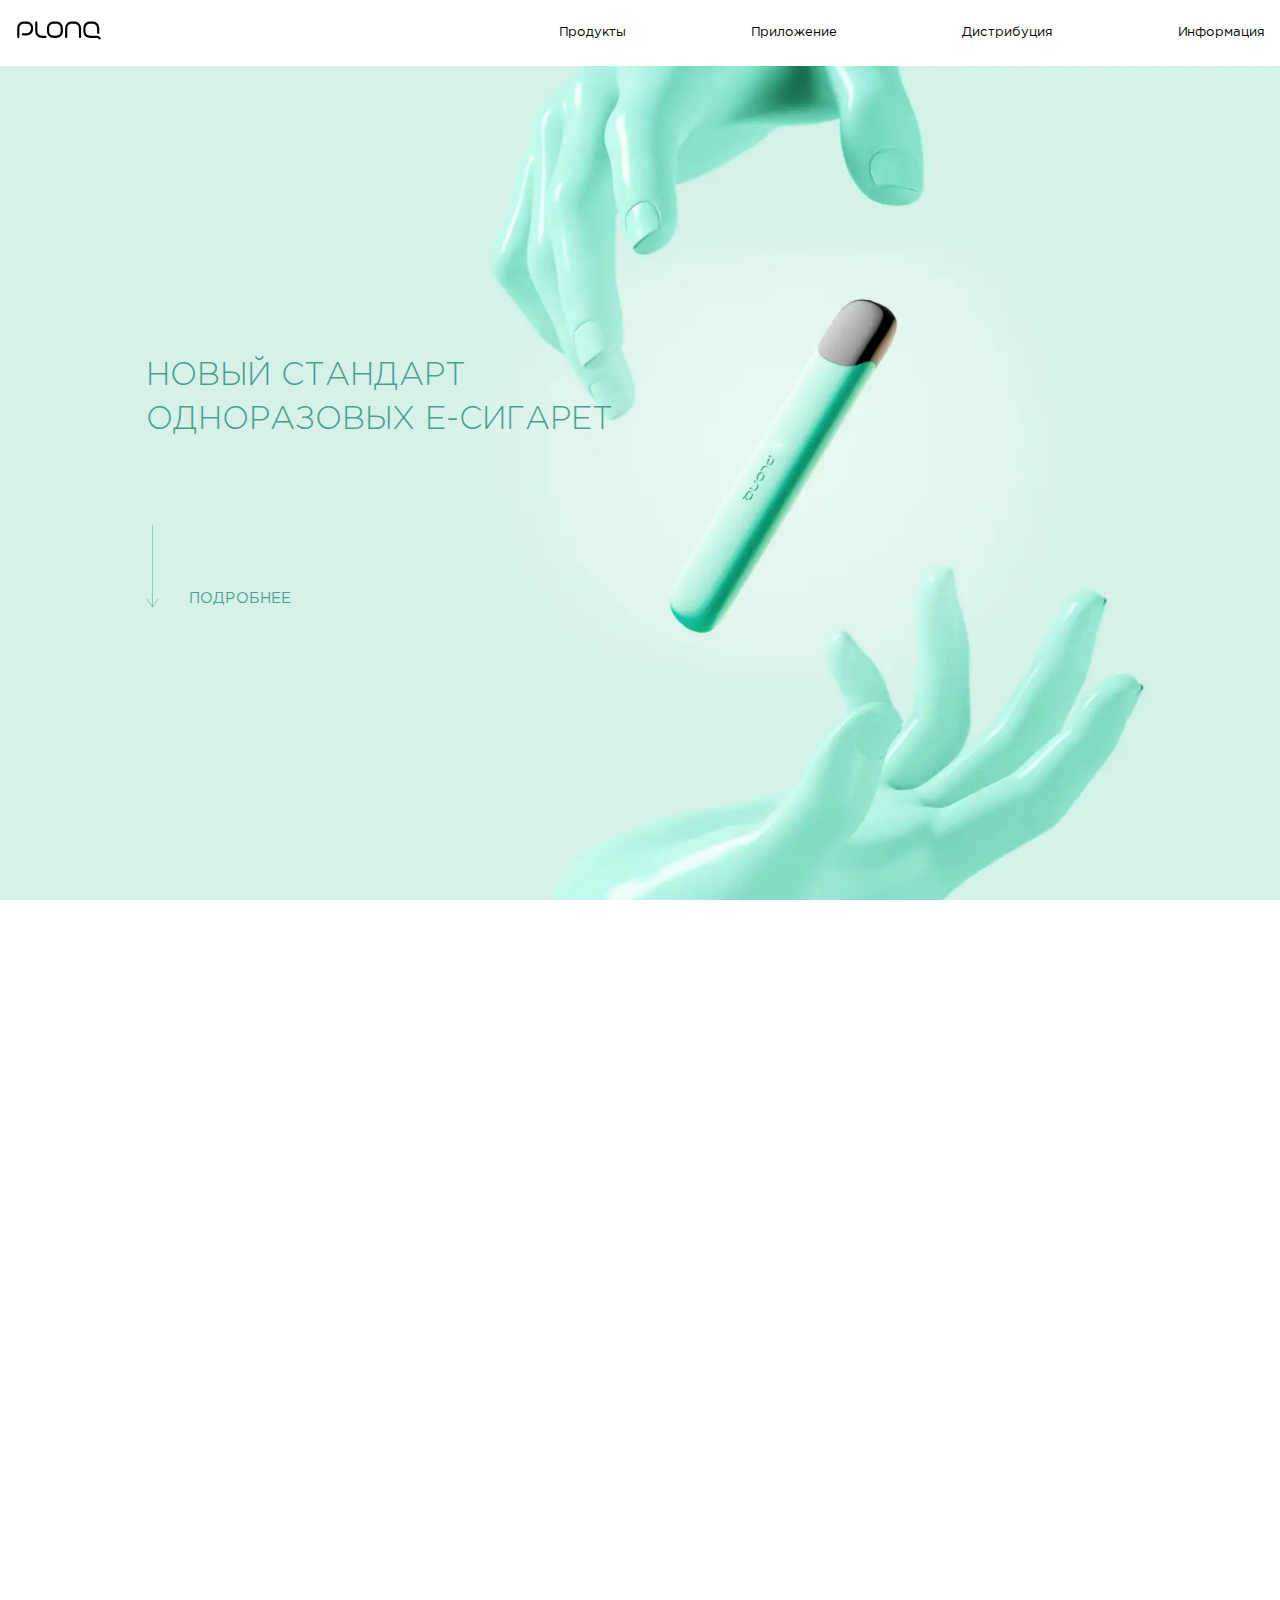
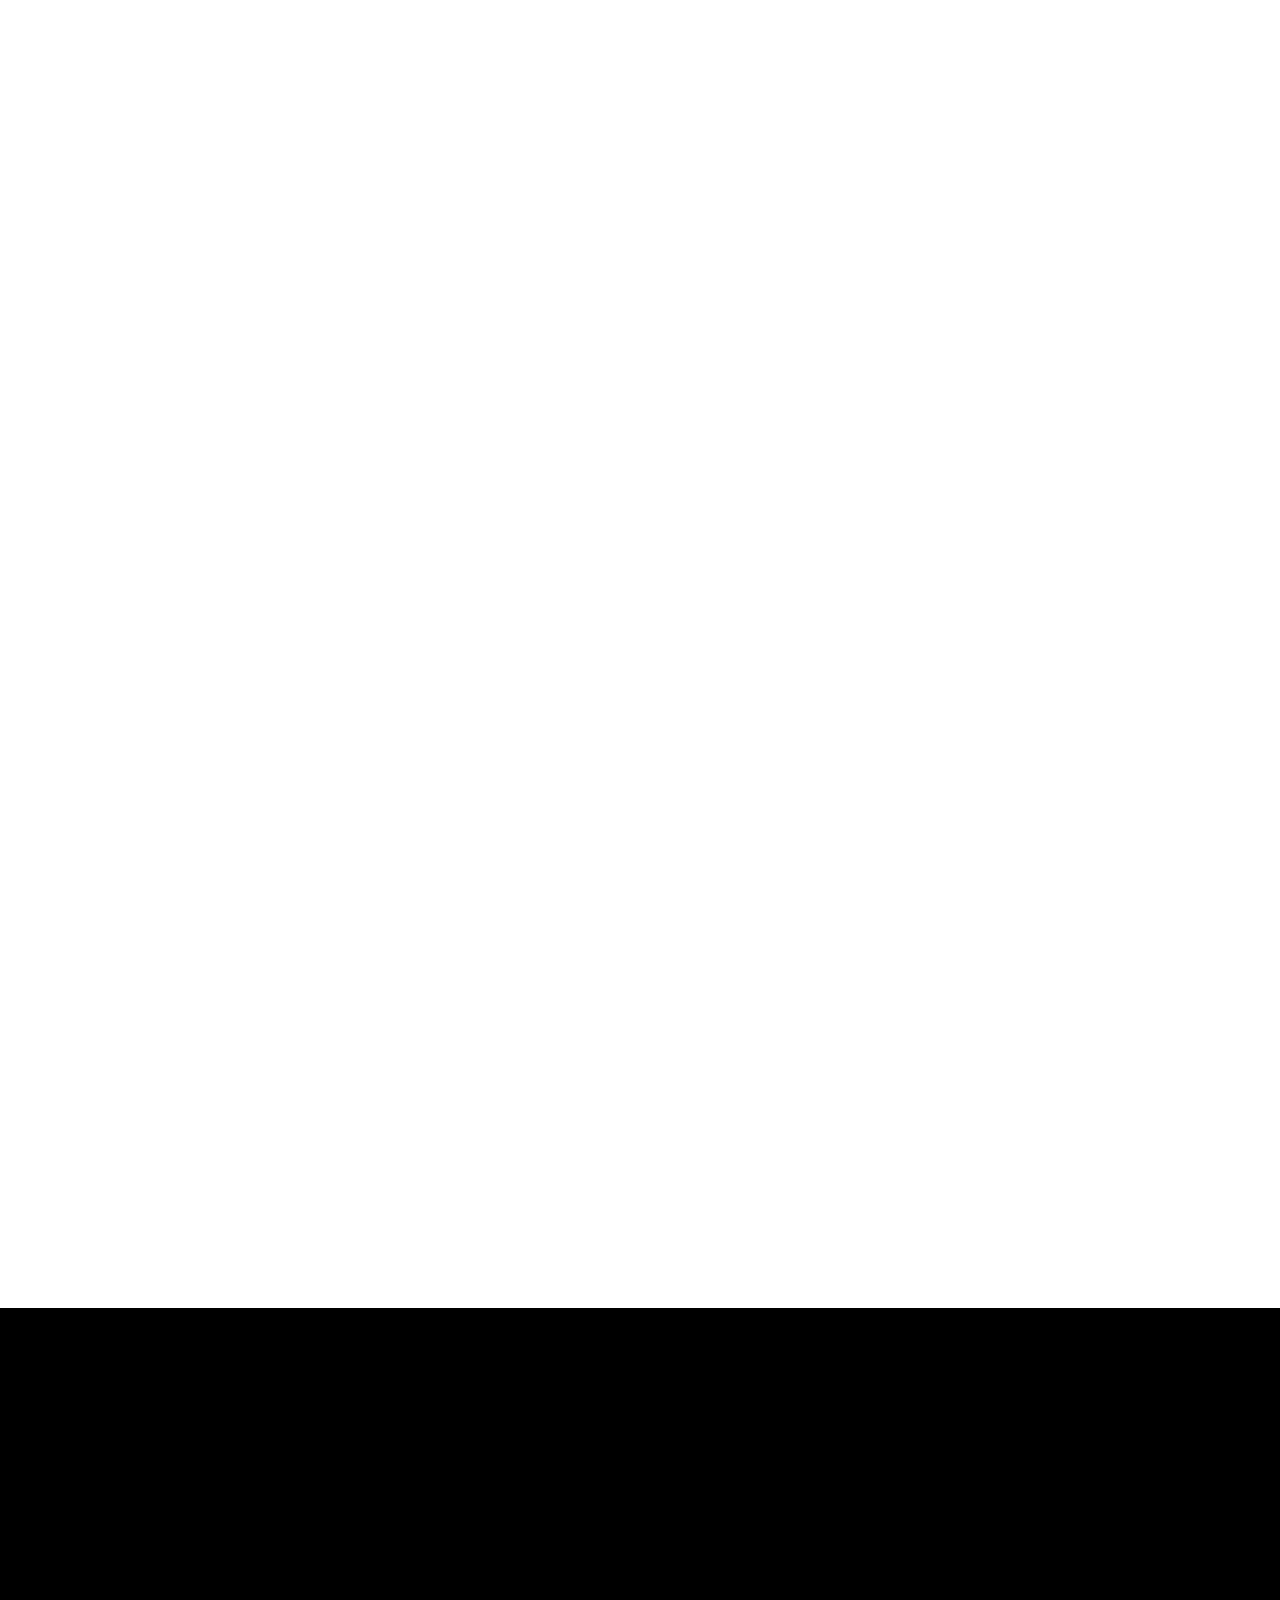
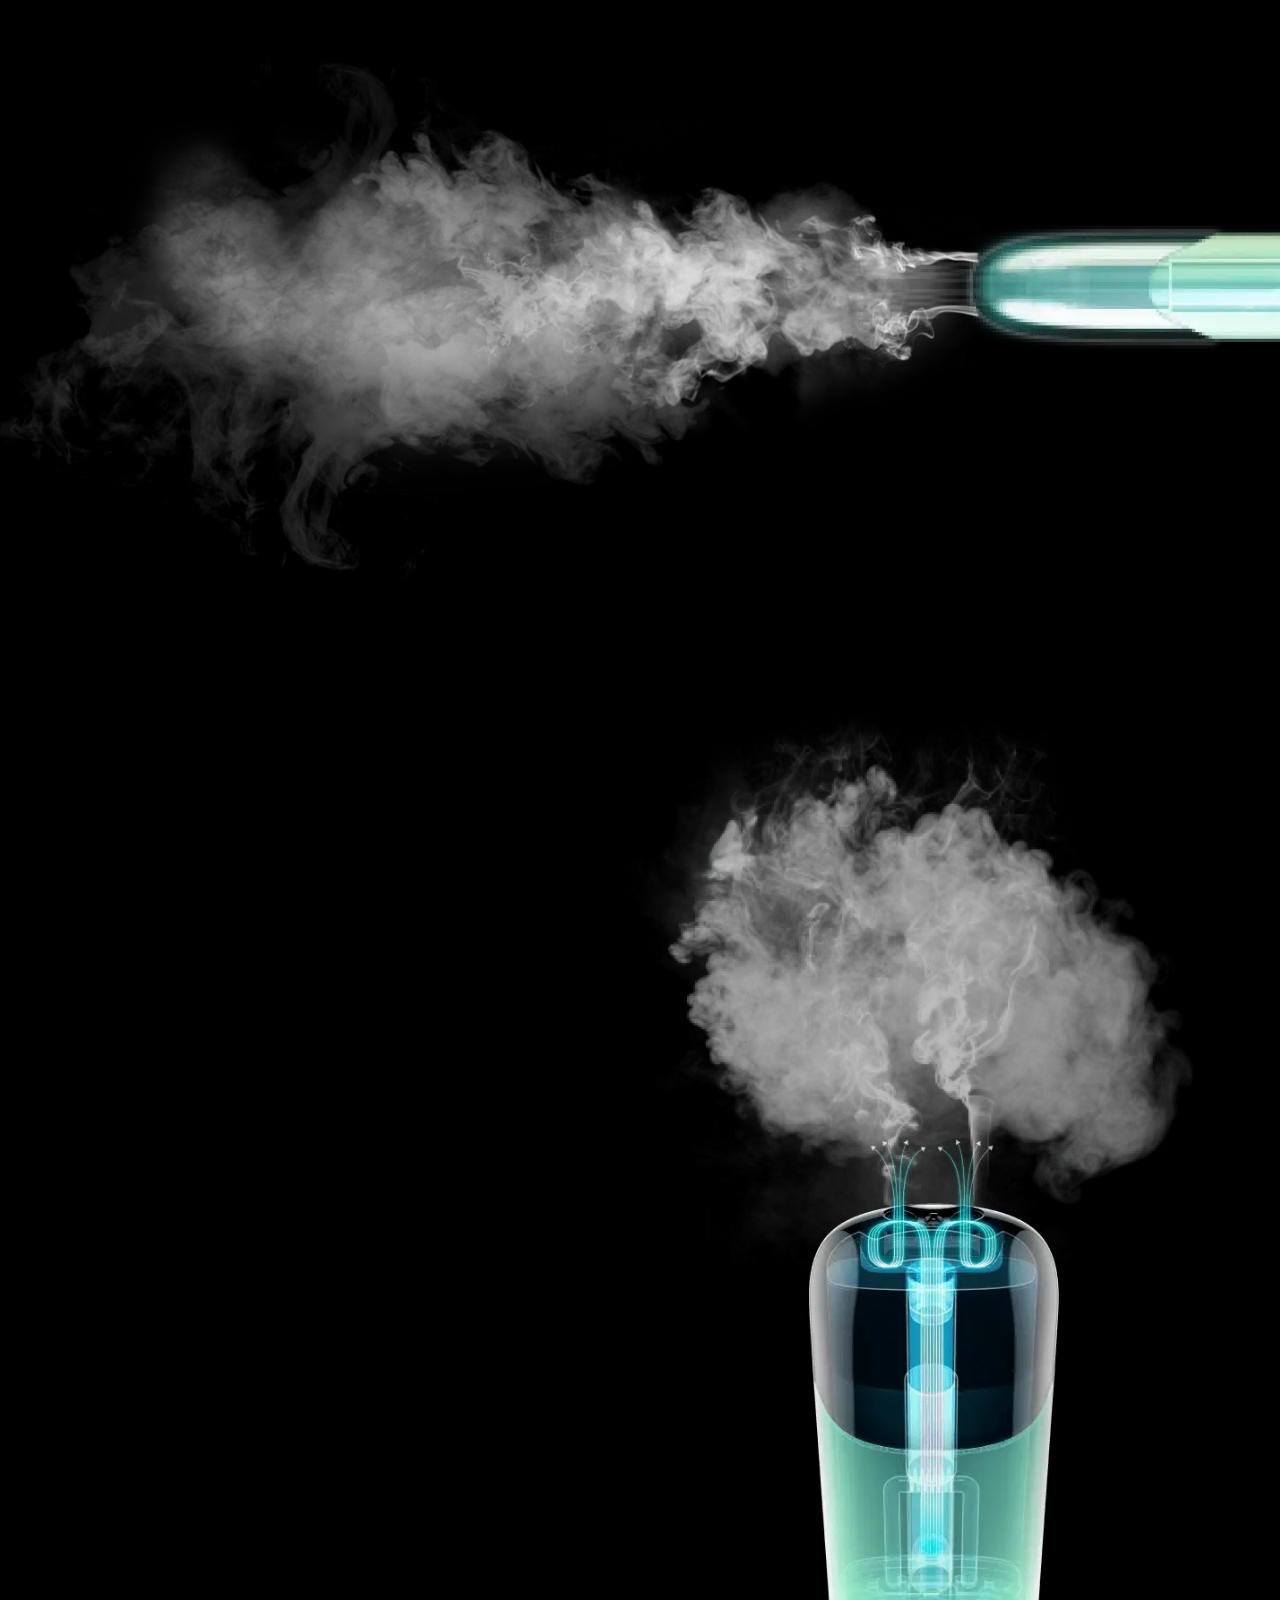
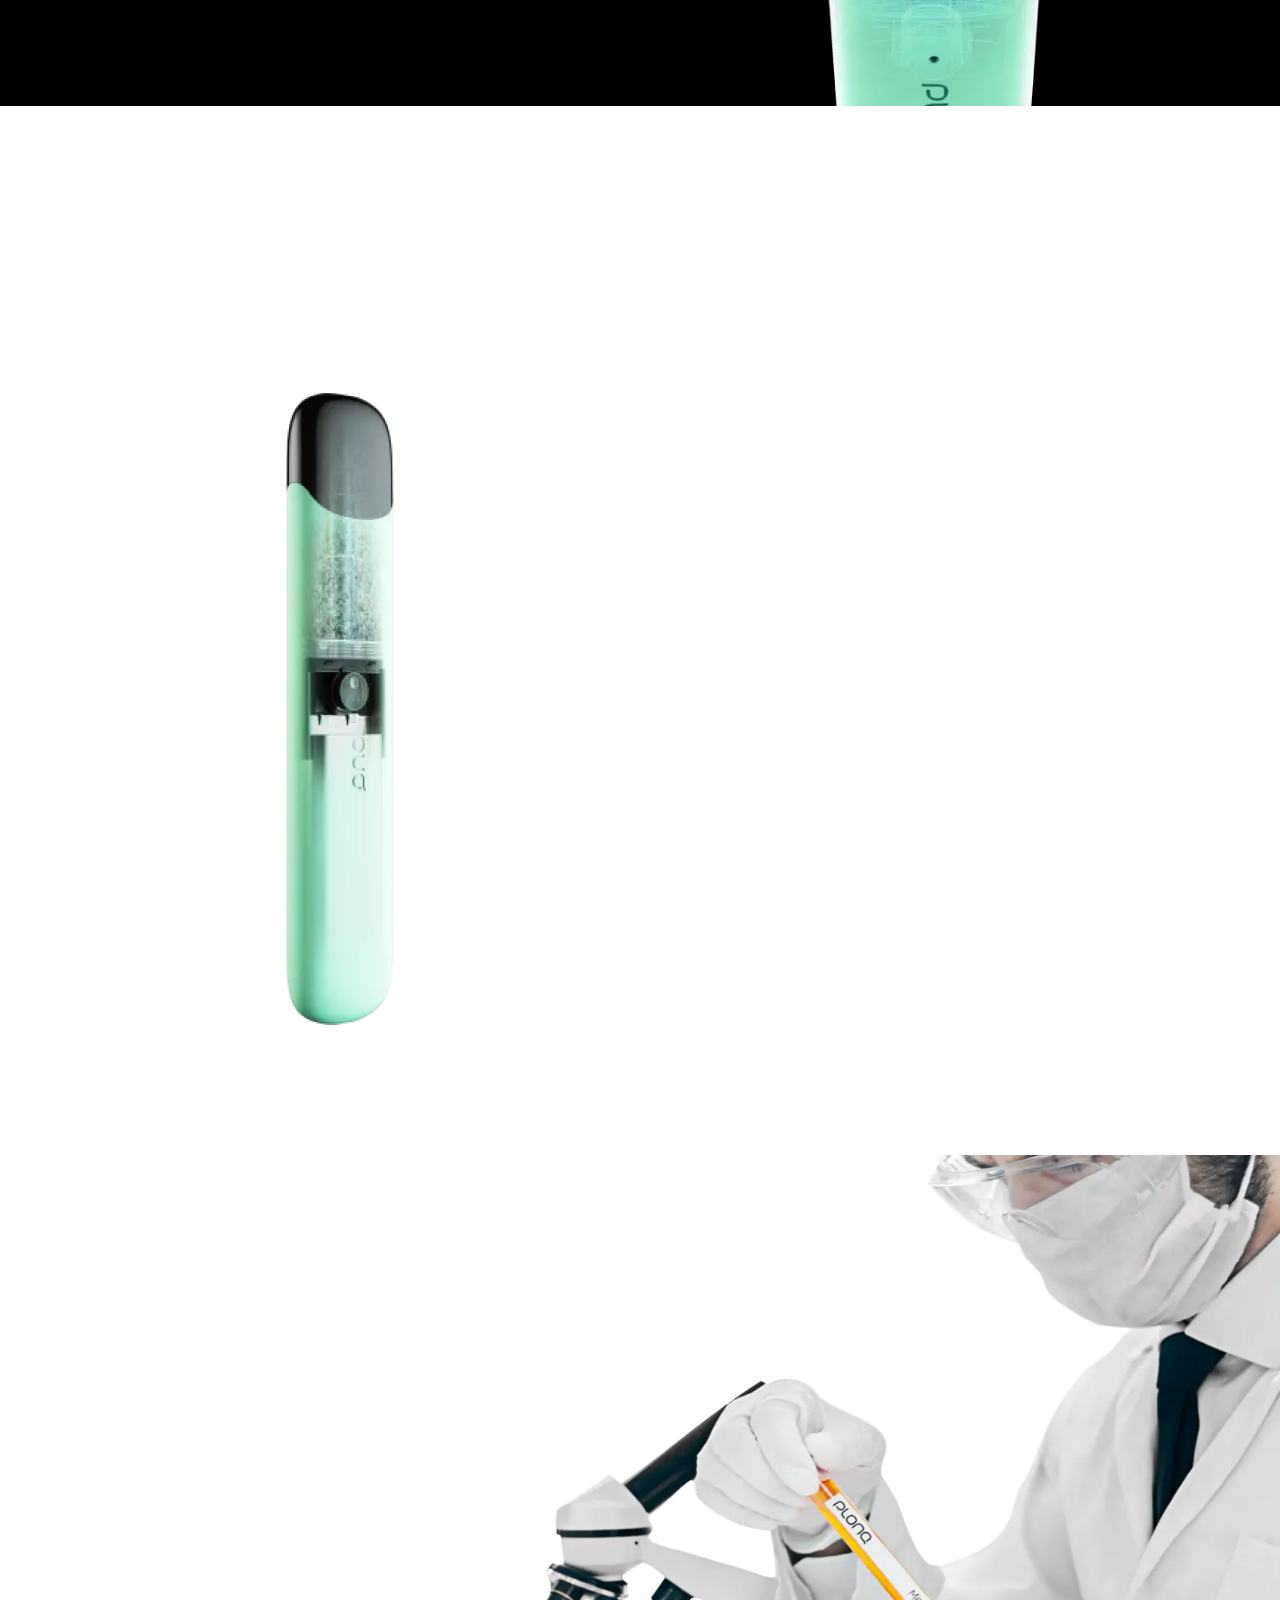
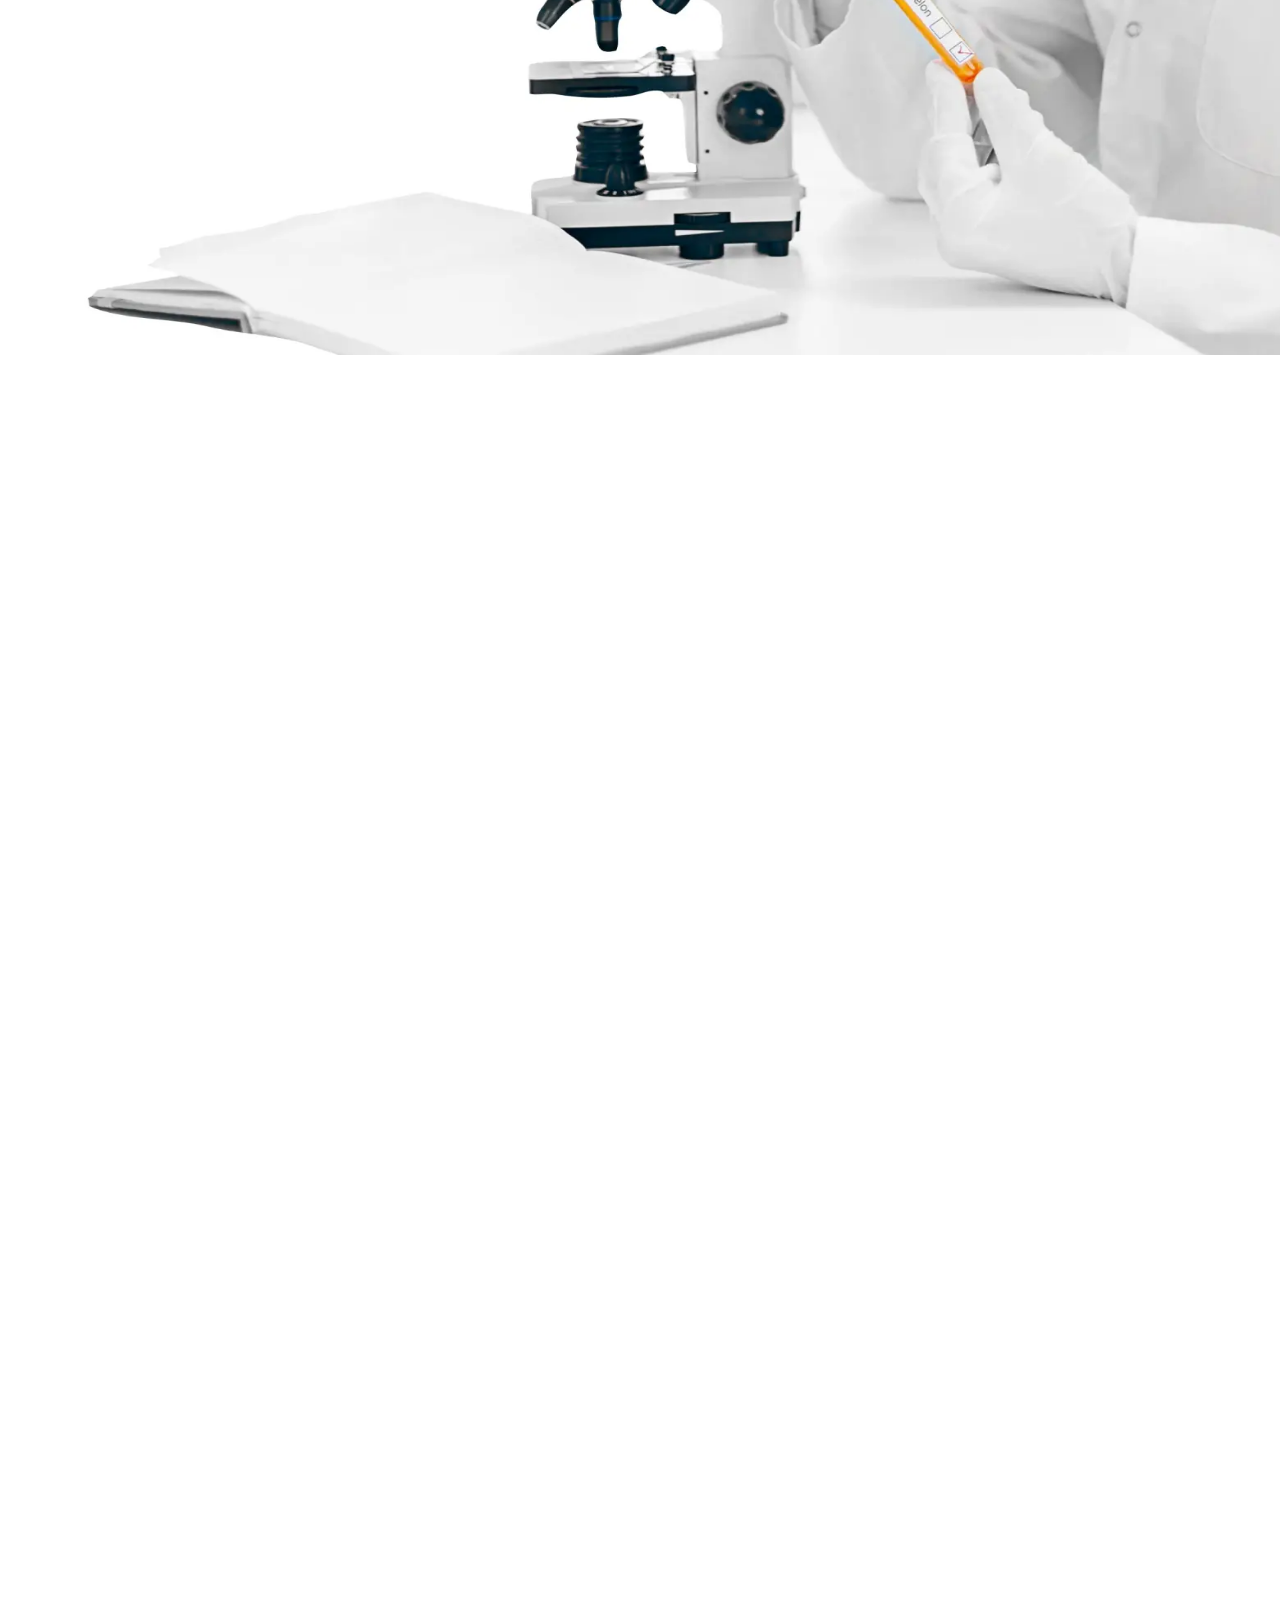
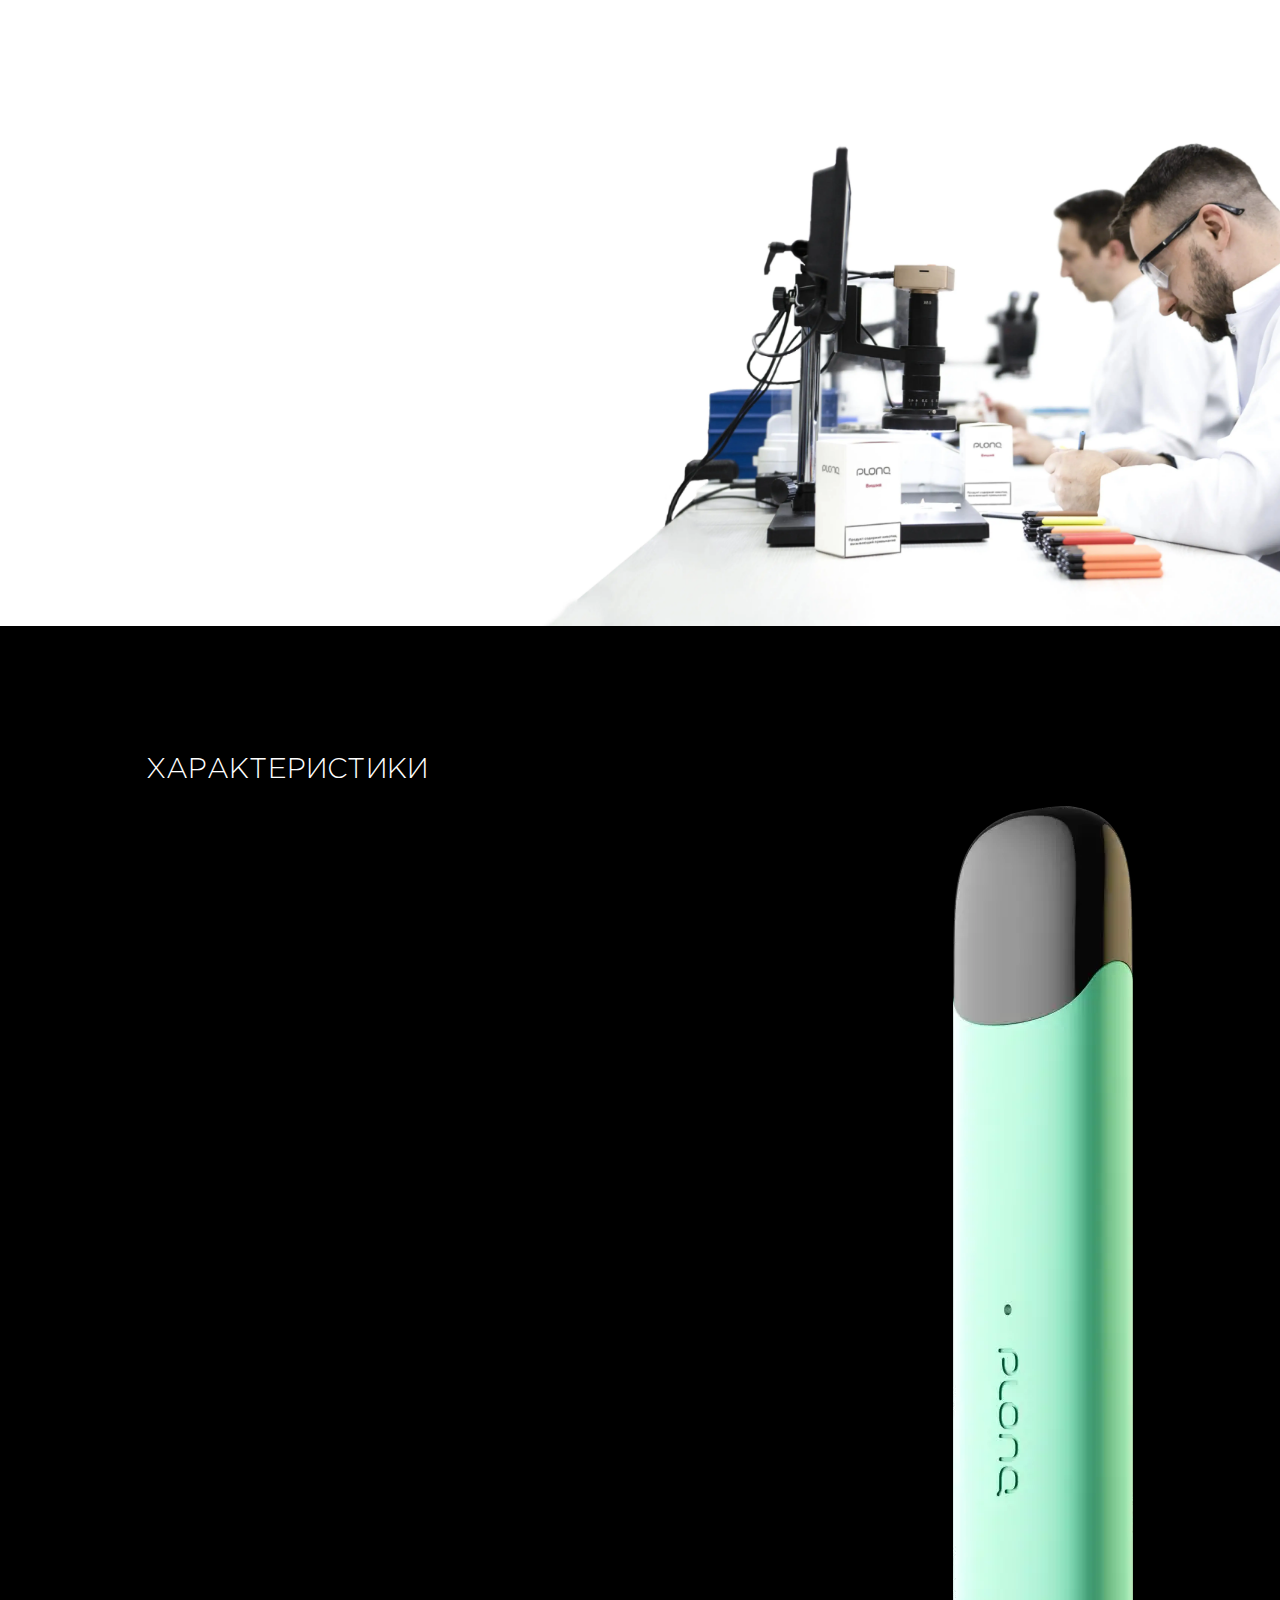
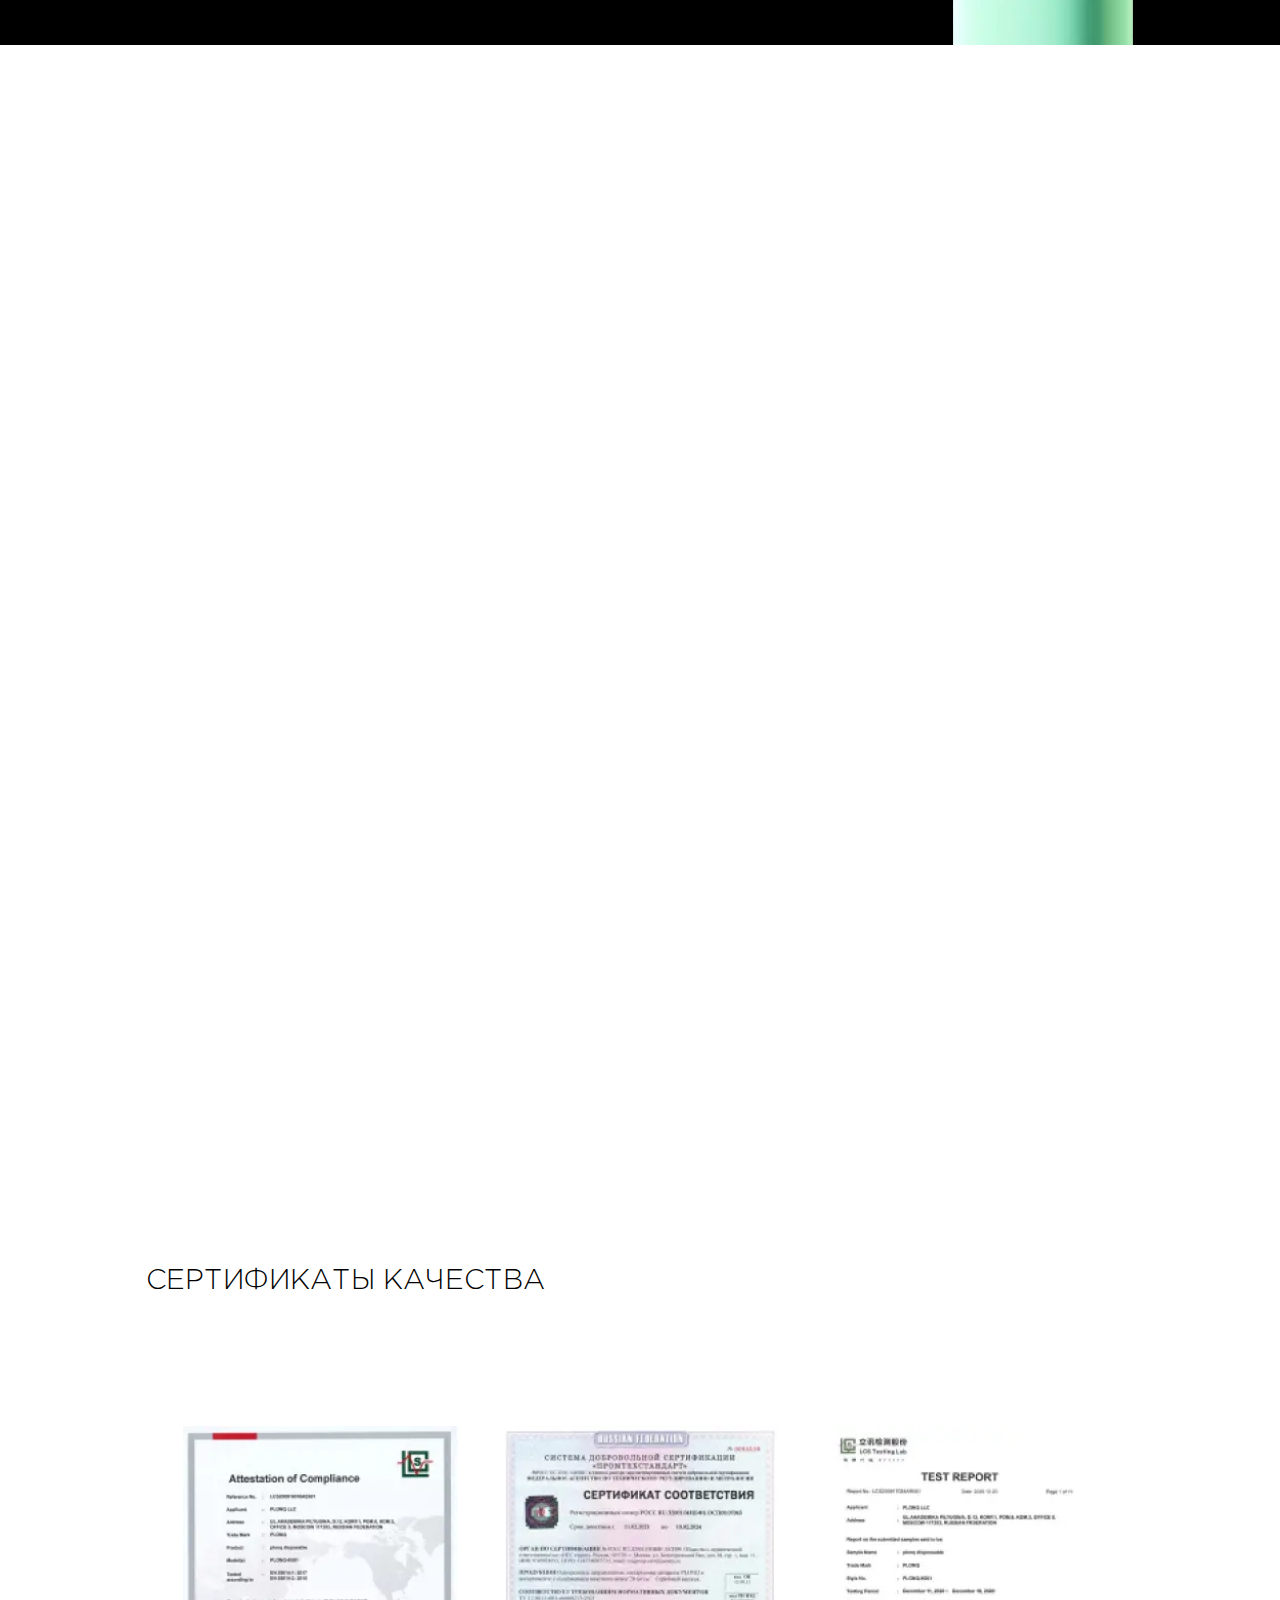
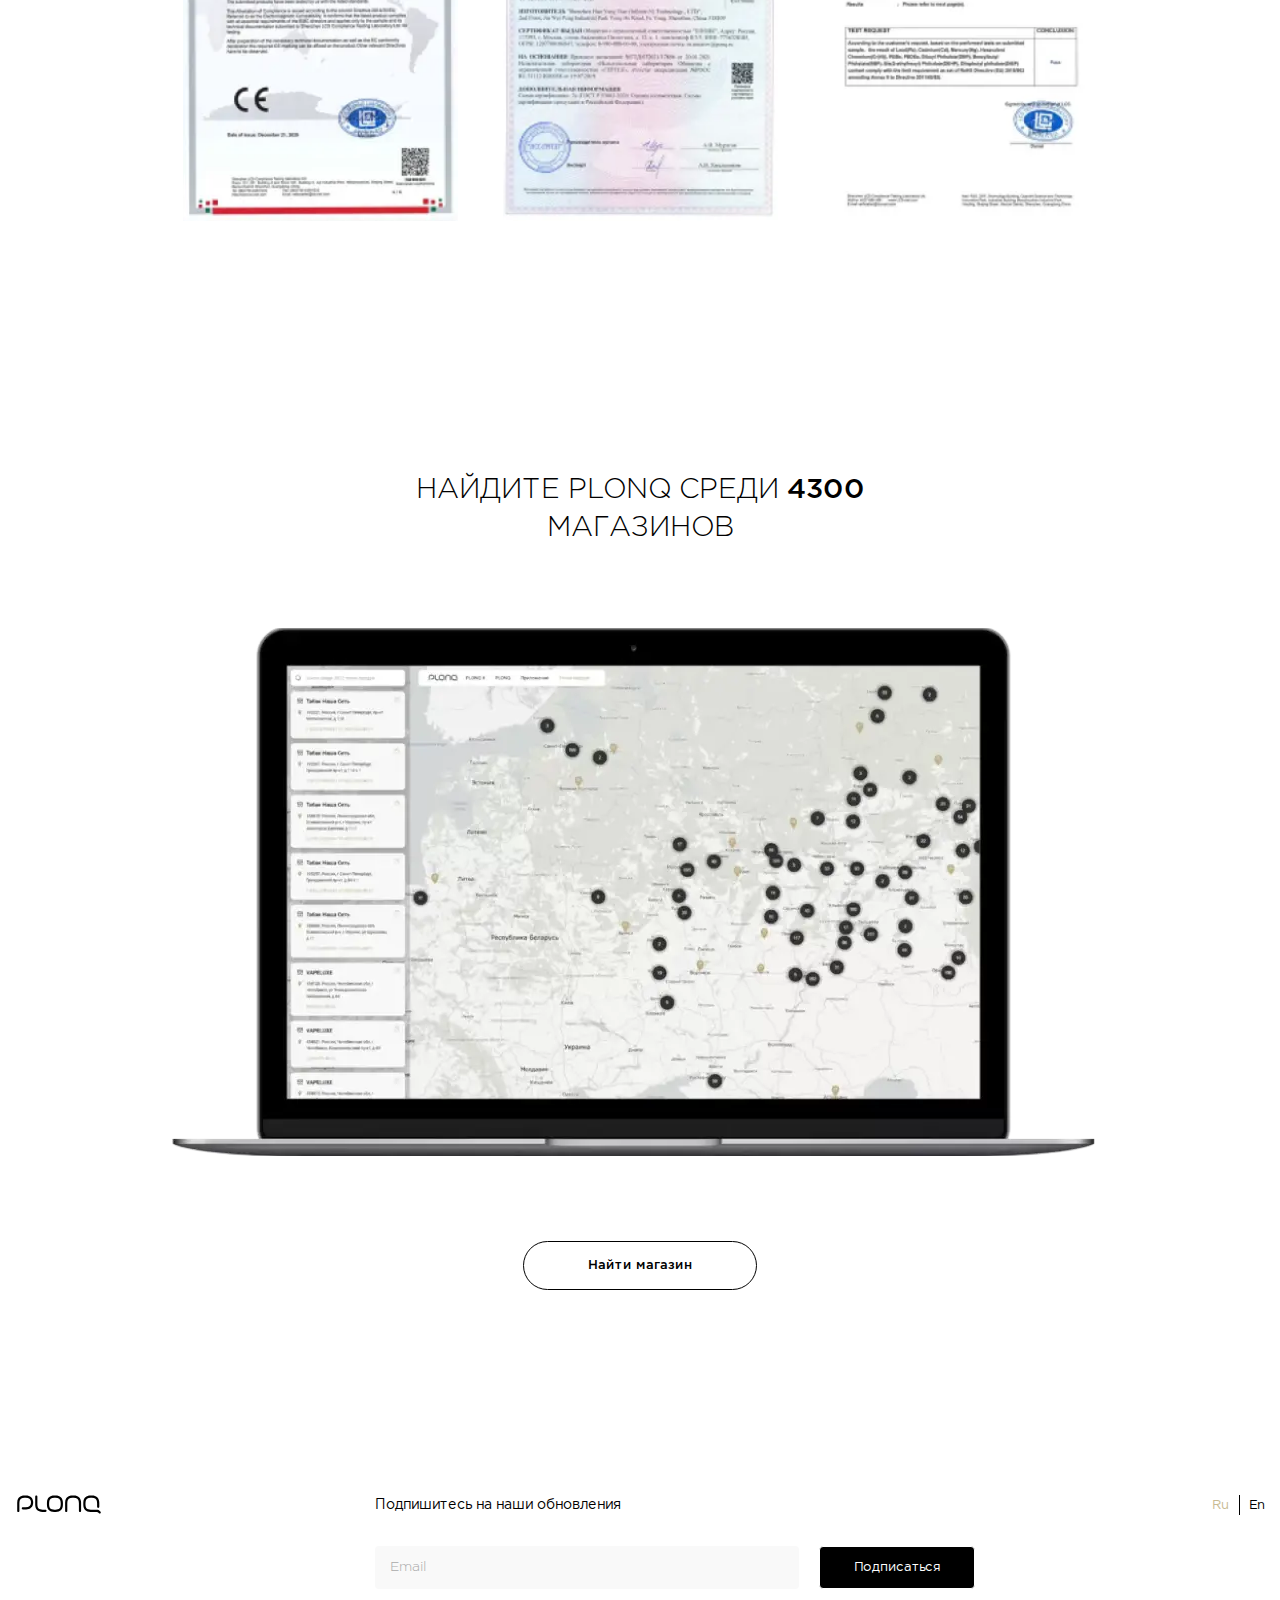
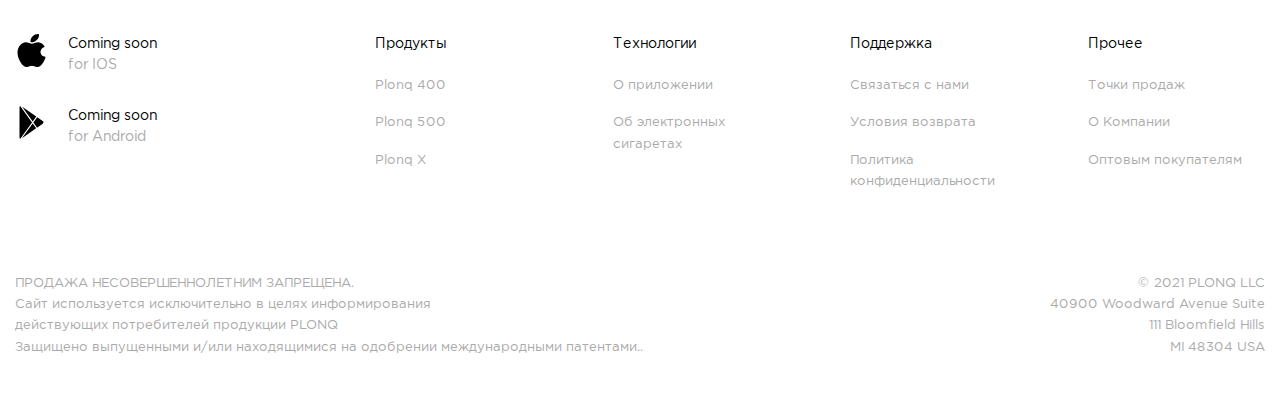
<file: info.html>
<!DOCTYPE html><html lang="ru"><head><meta charset="UTF-8"><meta http-equiv="X-UA-Compatible" content="IE=edge"><meta name="viewport" content="width=device-width,initial-scale=1"><meta property="og:url" content="https://plonq.ru/info"><meta property="og:title" content="Информация"><meta property="og:description" content=""><meta property="og:type" content="website"><link href="./css/style.css" rel="stylesheet"><link href="./css/info/page-style.css" rel="stylesheet"><link href="./assets/favicon.ico" rel="shortcut icon" type="image/x-icon"><title>Информация</title></head><body><div class="site-container"><header class="header"><div class="container header__container"><a href="#" class="header__map"><svg><use xlink:href="./images/sprite.svg#map"></use></svg></a><div class="header__left"><a href="https://dx1ded.github.io/plonq-landing/" class="logo header__logo"><svg><use xlink:href="./images/sprite.svg#logo"></use></svg></a></div><div class="header__right"><nav class="nav header__nav"><ul class="list-reset nav__list"><li class="nav__item"><a href="#">Продукты</a><div class="dropdown"><ul class="list-reset dropdown__list"><li class="dropdown__item"><a href="https://dx1ded.github.io/plonq-landing/product.html"><h3 class="dropdown__item-name">Plonq X</h3><h4 class="dropdown__item-desc">Умная электронная сигарета</h4></a></li><li class="dropdown__item"><a href="https://dx1ded.github.io/plonq-landing/plonq500.html"><h3 class="dropdown__item-name">Plonq 500</h3><h4 class="dropdown__item-desc">Одноразовая электронная сигарета</h4></a></li><li class="dropdown__item"><a href="https://dx1ded.github.io/plonq-landing/plonq400.html"><h3 class="dropdown__item-name">Plonq 400</h3><h4 class="dropdown__item-desc">Одноразовая электронная сигарета</h4></a></li></ul></div></li><li class="nav__item"><a href="https://dx1ded.github.io/plonq-landing/app.html">Приложение</a></li><li class="nav__item"><a href="https://dx1ded.github.io/plonq-landing/support.html">Дистрибуция</a></li><li class="nav__item"><a href="https://dx1ded.github.io/plonq-landing/info.html">Информация</a></li></ul></nav></div><button class="btn-reset burger__action burger__open header__burger-btn" aria-label="Открыть навигационное меню"><span class="burger__line"></span> <span class="burger__line"></span> <span class="burger__line"></span></button></div></header><main class="main"><section class="hero"><div class="container hero__container wow rotateIn"><h2 class="title upper hero__title">Новый стандарт одноразовых е-сигарет</h2><div class="hero__bottom"><div class="hero__icon"><svg><use xlink:href="./images/sprite.svg#arrow-down"></use></svg></div><button class="text text--regular upper btn-reset hero__down" id="scroll-down">Подробнее</button></div></div></section><section class="benefits"><div class="container benefits__container wow slideInLeft" data-wow-duration="0.6s" data-wow-delay="0s"><div class="benefits__column"><h2 class="head head--small upper benefits__title">Всё как вы хотели</h2></div><div class="benefits__column"><div class="benefits__image"><svg><use xlink:href="./images/sprite.svg#product-icon"></use></svg></div><ul class="list-reset benefits__list"><li class="benefits__item"><div class="benefits__item-img"><svg><use xlink:href="./images/sprite.svg#no-smoke-icon"></use></svg></div><div class="benefits__item-content"><h4 class="subhead benefits__item-title">Без дыма</h4><p class="text benefits__item-desc">Пар растворяется в&nbsp;воздухе и&nbsp;не&nbsp;оставляет запаха на&nbsp;одежде</p></div></li><li class="benefits__item"><div class="benefits__item-img"><svg><use xlink:href="./images/sprite.svg#no-button-icon"></use></svg></div><div class="benefits__item-content"><h4 class="subhead benefits__item-title">Без кнопок</h4><p class="text benefits__item-desc">Plonq автоматически включается при каждой затяжке</p></div></li><li class="benefits__item"><div class="benefits__item-img"><svg><use xlink:href="./images/sprite.svg#no-service-icon"></use></svg></div><div class="benefits__item-content"><h4 class="subhead benefits__item-title">Без обслуживания</h4><p class="text benefits__item-desc">Устройство не&nbsp;нужно подзаряжать или заполнять жидкостью</p></div></li><li class="benefits__item"><div class="benefits__item-img"><svg><use xlink:href="./images/sprite.svg#no-loose-icon"></use></svg></div><div class="benefits__item-content"><h4 class="subhead benefits__item-title">Не страшно потерять</h4><p class="text benefits__item-desc">Предназначены для одноразового использования</p></div></li></ul></div></div></section><section class="design"><div class="container design__container wow slideInRight" data-wow-duration="0.6s" data-wow-delay="0s"><div class="design__wrapper"><h2 class="count design__count">01</h2><div class="design__column"><h2 class="head head--small upper design__title">Элегантный дизайн</h2></div></div><div class="design__row"><h2 class="head head--small upper design__text">Сдержанный и&nbsp;уверенный в себе</h2><div class="design__image"><picture><source srcset="./images/dimensions-image.webp" type="image/webp"><img src="./images/dimensions-image.jpg" alt="" aria-hidden="true"></picture></div><div class="design__image design__image--mobile"><picture><source srcset="./images/dimensions-image-mobile.webp" type="image/webp"><img src="./images/dimensions-image-mobile.jpg" alt="" aria-hidden="true"></picture></div></div></div></section><section class="puff"><div class="puff__inner wow rotateInDownLeft"><h2 class="count puff__count">02</h2><div class="puff__column puff__column--top"><h2 class="head head--small upper puff__title">Эталонная тяга</h2><h4 class="lead puff__text">Плотная тяга и&nbsp;баланс парообразования, вот что делает парение Plonq особенным.</h4></div></div><div class="puff__visualization--top"><picture><source srcset="./images/visualization-image-1.webp" type="image/webp"><img src="./images/visualization-image-1.png" alt="" aria-hidden="true"></picture></div><ul class="list-reset puff-option puff__list"><li class="puff-option__item wow bounceInLeft"><div class="puff-option__value"><h5>&plusmn;0.4 кПa</h5></div><h5 class="text puff-option__desc">Плотность тяги</h5></li><li class="puff-option__item wow bounceInRight"><div class="puff-option__value"><h5>7-7.5 мг</h5></div><h5 class="text puff-option__desc">Плотность пара</h5></li><li class="puff-option__item wow bounceInLeft"><div class="puff-option__value"><h5>=0.2 сек</h5></div><h5 class="text puff-option__desc">Скорость активации</h5></li></ul><div class="puff__wrapper"><div class="puff__inner--bottom wow rotateInDownLeft"><h2 class="count puff__count">03</h2><div class="puff__column"><h2 class="head head--small upper puff__title">Мягкий пар</h2><h4 class="lead puff__text puff__text--bottom">Разделение люминарного потока с&nbsp;фильтром 360&deg;, обеспечивает комфортную температуру пара, делая парение по-настоящему мягким.</h4></div></div><div class="puff__visualization--bottom"><picture><source srcset="./images/visualization-image-2.webp" type="image/webp"><img src="./images/visualization-image-2.png" alt="" aria-hidden="true"></picture></div></div></section><section class="components"><div class="container components__container"><div class="components__inner wow fadeInLeft"><h2 class="count components__count">04</h2><h2 class="head head--small upper components__title">Качественные компоненты</h2></div><div class="components__wrapper"><div class="components__image"><picture><source srcset="./images/components-example.webp" type="image/webp"><img src="./images/components-example.png" alt="" aria-hidden="true"></picture></div><ul class="list-reset components__content"><li class="components__item wow bounceInUp"><div class="components__item-icon"><svg><use xlink:href="./images/sprite.svg#cotton-icon"></use></svg></div><div class="components__item-content"><p class="text components__item-text">Для хранения жидкости в&nbsp;устройстве мы&nbsp;используем японский хлопок</p></div></li><li class="components__item wow bounceInUp"><div class="components__item-icon"><svg><use xlink:href="./images/sprite.svg#controller-icon"></use></svg></div><div class="components__item-content"><p class="text components__item-text">Новейший микроконтроллер Segger 3856-G обеспечивает стабильный вкус на&nbsp;протяжении всего процесса парения</p></div></li><li class="components__item wow bounceInUp"><div class="components__item-icon"><svg><use xlink:href="./images/sprite.svg#battery-icon"></use></svg></div><div class="components__item-content"><p class="text components__item-text">Качественная батарейка из&nbsp;чистого кобальта добросовестно выдерживает 500 затяжек</p></div></li><li class="components__item wow bounceInUp"><div class="components__item-icon"><svg><use xlink:href="./images/sprite.svg#plastic-icon"></use></svg></div><div class="components__item-content"><p class="text components__item-text">Корпус устройства изготовлен из&nbsp;качественного PCTG пластика, который не&nbsp;выделяет токсины при нагревании</p></div></li></ul></div></div></section><section class="fluid"><div class="container fluid__container"><div class="fluid__wrapper wow fadeInLeft"><h2 class="count fluid__count">05</h2><div class="fluid__column"><h2 class="head head--small upper fluid__title">Безопасный состав жидкости</h2><h3 class="lead fluid__text">Каждый вкус проходит &laquo;Токсикологический анализ&raquo; в&nbsp;независимой лаборатории &laquo;Ingesciences&raquo; во&nbsp;Франции.<br><br>Только убедившись в&nbsp;безопасности, мы&nbsp;допускаем вкус&nbsp;к&nbsp;продаже.</h3><div class="fluid__image"><picture><source srcset="./images/inge-sciences.webp" type="image/webp"><img src="./images/inge-sciences.jpg" alt="Inge Sciences"></picture></div></div></div></div></section><section class="flavors"><div class="container flavors__container"><div class="flavors__wrapper wow fadeInLeft"><h2 class="count flavors__count">06</h2><div class="flavors__column"><h2 class="head head--small upper flavors__title">Ествественные вкусы</h2><h3 class="lead flavors__text">В&nbsp;отличие от&nbsp;китайских аналогов, мы&nbsp;не&nbsp;используем подсластители и&nbsp;усилители вкуса.</h3></div></div><ul class="list-reset flavors__list"><li class="flavors__item wow bounceInUp"><div class="flavors__image"><picture><source srcset="./images/green-tea.webp" type="image/webp"><img src="./images/green-tea.jpg" alt="Вкус Зелёный чай"></picture></div><div class="flavors__content"><h5 class="text flavors__desc">Зелёный чай</h5></div></li><li class="flavors__item wow bounceInUp"><div class="flavors__image"><picture><source srcset="./images/pineapple.webp" type="image/webp"><img src="./images/pineapple.jpg" alt="Вкус Ананас"></picture></div><div class="flavors__content"><h5 class="text flavors__desc">Ананас</h5></div></li><li class="flavors__item wow bounceInUp"><div class="flavors__image"><picture><source srcset="./images/melon.webp" type="image/webp"><img src="./images/melon.jpg" alt="Вкус Дыня"></picture></div><div class="flavors__content"><h5 class="text flavors__desc">Дыня</h5></div></li><li class="flavors__item wow bounceInUp"><div class="flavors__image"><picture><source srcset="./images/mango.webp" type="image/webp"><img src="./images/mango.jpg" alt="Вкус Манго"></picture></div><div class="flavors__content"><h5 class="text flavors__desc">Манго</h5></div></li><li class="flavors__item wow bounceInUp"><div class="flavors__image"><picture><source srcset="./images/tobacco.webp" type="image/webp"><img src="./images/tobacco.jpg" alt="Вкус Табак"></picture></div><div class="flavors__content"><h5 class="text flavors__desc">Табак</h5></div></li><li class="flavors__item wow bounceInUp"><div class="flavors__image"><picture><source srcset="./images/coffee.webp" type="image/webp"><img src="./images/coffee.jpg" alt="Вкус Кофе"></picture></div><div class="flavors__content"><h5 class="text flavors__desc">Кофе</h5></div></li><li class="flavors__item wow bounceInUp"><div class="flavors__image"><picture><source srcset="./images/mint.webp" type="image/webp"><img src="./images/mint.jpg" alt="Вкус Мята"></picture></div><div class="flavors__content"><h5 class="text flavors__desc">Мята</h5></div></li><li class="flavors__item wow bounceInUp"><div class="flavors__image"><picture><source srcset="./images/grapes.webp" type="image/webp"><img src="./images/grapes.jpg" alt="Вкус Виноград"></picture></div><div class="flavors__content"><h5 class="text flavors__desc">Виноград</h5></div></li><li class="flavors__item wow bounceInUp"><div class="flavors__image"><picture><source srcset="./images/energy.webp" type="image/webp"><img src="./images/energy.jpg" alt="Вкус Энергетик"></picture></div><div class="flavors__content"><h5 class="text flavors__desc">Энергетик</h5></div></li><li class="flavors__item wow bounceInUp"><div class="flavors__image"><picture><source srcset="./images/cherry.webp" type="image/webp"><img src="./images/cherry.jpg" alt="Вкус Вишня"></picture></div><div class="flavors__content"><h5 class="text flavors__desc">Вишня</h5></div></li><li class="flavors__item wow bounceInUp"><div class="flavors__image"><picture><source srcset="./images/cola.webp" type="image/webp"><img src="./images/cola.jpg" alt="Вкус Кола"></picture></div><div class="flavors__content"><h5 class="text flavors__desc">Кола</h5></div></li></ul></div></section><section class="control"><div class="container control__container"><div class="control__wrapper wow fadeInLeft"><h2 class="count control__count">07</h2><div class="control__column"><h2 class="head head--small upper control__title">Строгий контроль качества</h2><h3 class="lead control__text">Каждое устройство Plonq проходит контроль качества по&nbsp;международной системе AQL на&nbsp;строгом уровне S&nbsp;0.4, что позволяет выдерживать количество брака менее 0.2%.</h3></div></div></div></section><section class="features"><div class="container features__container"><h2 class="head head--small upper features__title">Характеристики</h2><div class="features__wrapper"><ul class="list-reset features__list"><li class="feature wow bounceInLeft"><div class="feature__icon"><svg><use xlink:href="./images/sprite.svg#feature-battery"></use></svg></div><div class="feature__content"><h3 class="subhead feature__name">Батарейка</h3><p class="lead feature__value">370 мАч</p></div></li><li class="feature wow bounceInLeft"><div class="feature__icon"><svg><use xlink:href="./images/sprite.svg#feature-no-smoke"></use></svg></div><div class="feature__content"><h3 class="subhead feature__name">Затяжки</h3><p class="lead feature__value">до 500</p></div></li><li class="feature wow bounceInLeft"><div class="feature__icon"><svg><use xlink:href="./images/sprite.svg#feature-drop"></use></svg></div><div class="feature__content"><h3 class="subhead feature__name">Жидкость</h3><p class="lead feature__value">до 2 мл</p></div></li><li class="feature wow bounceInLeft"><div class="feature__icon"><svg><use xlink:href="./images/sprite.svg#feature-ruble"></use></svg></div><div class="feature__content"><h3 class="subhead feature__name">РРЦ</h3><p class="lead feature__value">430 рублей</p></div></li><li class="feature wow bounceInLeft"><div class="feature__icon"><svg><use xlink:href="./images/sprite.svg#feature-nicotine"></use></svg></div><div class="feature__content"><h3 class="subhead feature__name">Никотин</h3><p class="lead feature__value">20 мг</p></div></li></ul><div class="features__image"><picture><source srcset="./images/feature-pod.webp" type="image/webp"><img src="./images/feature-pod.png" alt="" aria-hidden="true"></picture></div></div></div></section><section class="tastes"><div class="container tastes__container wow fadeInUp"><h2 class="head head--small upper tastes__title">Ассортимент вкусов</h2><div class="tastes__image"><img src="./images/image-tastes.webp" alt="Все вкусы Plonq"></div><ul class="list-reset tastes__list"><li class="taste"><div class="taste__color taste__color--mint"></div><small class="text taste__name">Мята</small></li><li class="taste"><div class="taste__color taste__color--pineapple"></div><small class="text taste__name">Ананас</small></li><li class="taste"><div class="taste__color taste__color--melon"></div><small class="text taste__name">Дыня</small></li><li class="taste"><div class="taste__color taste__color--mango"></div><small class="text taste__name">Манго</small></li><li class="taste"><div class="taste__color taste__color--cola"></div><small class="text taste__name">Кола</small></li><li class="taste"><div class="taste__color taste__color--cherry"></div><small class="text taste__name">Вишня</small></li><li class="taste"><div class="taste__color taste__color--grapes"></div><small class="text taste__name">Виноград</small></li><li class="taste"><div class="taste__color taste__color--energy"></div><small class="text taste__name">Энергетик</small></li><li class="taste"><div class="taste__color taste__color--tobacco"></div><small class="text taste__name">Табак</small></li><li class="taste"><div class="taste__color taste__color--coffee"></div><small class="text taste__name">Кофе</small></li><li class="taste"><div class="taste__color taste__color--tea"></div><small class="text taste__name">Зелёный чай</small></li></ul><div class="tastes__inner"><a href="#" class="btn btn--thindly tastes__link">Где купить</a></div><div class="swiper slider"><div class="swiper-wrapper slider__wrapper"><div class="slide swiper-slide"><div class="slide__img"><picture><source srcset="./images/product-plong-5.webp" type="image/webp"><img src="./images/product-plong-5.jpg" alt="" aria-hidden="true"></picture></div><div class="slide__content"><h2 class="slide__taste">Мята</h2><p class="text slide__desc">Никотин 2%</p><a href="#" class="btn btn--reset btn--thindly slide__link">Где купить</a></div></div><div class="slide swiper-slide"><div class="slide__img"><picture><source srcset="./images/product-plong-500.webp" type="image/webp"><img src="./images/product-plong-500.jpg" alt="" aria-hidden="true"></picture></div><div class="slide__content"><h2 class="slide__taste">Дыня</h2><p class="text slide__desc">Никотин 5%</p><a href="#" class="btn btn--reset btn--thindly slide__link">Где купить</a></div></div><div class="slide swiper-slide"><div class="slide__img"><picture><source srcset="./images/product-plong-400.webp" type="image/webp"><img src="./images/product-plong-400.jpg" alt="" aria-hidden="true"></picture></div><div class="slide__content"><h2 class="slide__taste">Апельсин</h2><p class="text slide__desc">Никотин 2%</p><a href="#" class="btn btn--reset btn--thindly slide__link">Где купить</a></div></div></div><div class="swiper-button-prev slider__pagination slider__pagination--prev"></div><div class="swiper-button-next slider__pagination slider__pagination--next"></div></div></div></section></main></div><section class="certificates"><div class="container certificates__container"><h2 class="head head--small upper certificates__title">Сертификаты качества</h2><div class="certificates__wrapper"><div class="certificate"><picture><source srcset="./images/certificate-1.webp" type="image/webp"><img src="./images/certificate-1.png" alt="Сертификат"></picture></div><div class="certificate"><picture><source srcset="./images/certificate-2.webp" type="image/webp"><img src="./images/certificate-2.png" alt="Сертификат"></picture></div><div class="certificate"><picture><source srcset="./images/certificate-3.webp" type="image/webp"><img src="./images/certificate-3.png" alt="Сертификат"></picture></div></div></div></section><section class="shops"><div class="container shops__container"><h2 class="head head--small upper shops__title">Найдите PLONQ среди&nbsp;<span>4300</span> магазинов</h2><div class="shops__image"><picture><source srcset="./images/notebook-image.webp" type="image/webp"><img src="./images/notebook-image.png" alt="Ноутбук с картой"></picture></div><div class="shops__wrapper"><a href="#" class="btn btn--thindly shops__link">Найти магазин</a></div></div></section><footer class="footer"><div class="container footer__container"><div class="footer__top"><div class="footer__wrapper"><a href="https://dx1ded.github.io/plonq-landing/" class="logo footer__logo"><svg><use xlink:href="./images/sprite.svg#logo"></use></svg></a></div><form action="/" class="footer__form"><legend>Подпишитесь на наши обновления</legend><fieldset class="footer__form-group"><input type="email" class="input footer__form-input" placeholder="Email" required> <input type="submit" value="Подписаться" class="btn-reset btn--secondary footer__form-submit"></fieldset></form><div class="footer__languages"><button class="btn-reset footer__language footer__language--active" aria-label="Переключить язык на Русский">Ru</button> <button class="btn-reset footer__language" aria-label="Переключить язык на Английский">En</button></div></div><div class="footer__middle"><div class="footer__applications"><div class="footer__application"><div class="footer__application-img"><svg><use xlink:href="./images/sprite.svg#apple"></use></svg></div><div class="footer__application-content"><h4 class="footer__application-status">Coming soon</h4><h4 class="footer__application-platform">for IOS</h4></div></div><div class="footer__application"><div class="footer__application-img"><svg><use xlink:href="./images/sprite.svg#android"></use></svg></div><div class="footer__application-content"><h4 class="footer__application-status">Coming soon</h4><h4 class="footer__application-platform">for Android</h4></div></div></div><div class="footer__links"><div class="link"><h3 class="link__title">Продукты</h3><div class="link__group"><a href="https://dx1ded.github.io/plonq-landing/plonq400.html">Plonq 400</a> <a href="https://dx1ded.github.io/plonq-landing/plonq500.html">Plonq 500</a> <a href="https://dx1ded.github.io/plonq-landing/product.html">Plonq X</a></div></div><div class="link"><h3 class="link__title">Технологии</h3><div class="link__group"><a href="https://dx1ded.github.io/plonq-landing/app.html">О приложении</a> <a href="https://dx1ded.github.io/plonq-landing/info.html">Об электронных сигаретах</a></div></div><div class="link"><h3 class="link__title">Поддержка</h3><div class="link__group"><a href="https://dx1ded.github.io/plonq-landing/support.html#contact">Связаться с нами</a> <a href="https://dx1ded.github.io/plonq-landing/support.html#refund">Условия возврата</a> <a href="https://dx1ded.github.io/plonq-landing/support.html#policy">Политика конфиденциальности</a></div></div><div class="link"><h3 class="link__title">Прочее</h3><div class="link__group"><a href="#">Точки продаж</a> <a href="https://dx1ded.github.io/plonq-landing/support.html#about">О Компании</a> <a href="https://dx1ded.github.io/plonq-landing/support.html#wholesale">Оптовым покупателям</a></div></div></div><div class="footer__content"><a href="#" class="footer__content-social"><svg><use xlink:href="./images/sprite.svg#instagram"></use></svg></a><div class="footer__content-group"><p class="footer__content-text">&copy;&nbsp;2021&nbsp;PLONQ LLC<br>40900 Woodward Avenue Suite<br>111 Bloomfield Hills<br>MI&nbsp;48304&nbsp;USA</p></div></div></div><div class="footer__bottom"><div class="footer__inner"><h4 class="footer__warn"><span class="big">ПРОДАЖА НЕСОВЕРШЕННОЛЕТНИМ ЗАПРЕЩЕНА.</span><br><span class="line">Сайт используется исключительно в&nbsp;целях информирования</span> <span class="line">действующих потребителей продукции PLONQ</span> Защищено выпущенными и/или находящимися на&nbsp;одобрении международными патентами..</h4><div class="footer__content"><p class="footer__content-text">&copy;&nbsp;2021&nbsp;PLONQ LLC<br>40900 Woodward Avenue Suite<br>111 Bloomfield Hills<br>MI&nbsp;48304&nbsp;USA</p></div></div></div></div></footer><div class="burger" id="burger"><div class="container burger__container"><button class="btn-reset burger__action burger__close" aria-label="Закрыть навигационное меню"><span></span> <span></span></button><div class="burger__links"><div class="link"><h3 class="link__title">Продукты</h3><div class="link__group"><a href="https://dx1ded.github.io/plonq-landing/plonq400.html">Plonq 400</a> <a href="https://dx1ded.github.io/plonq-landing/plonq500.html">Plonq 500</a> <a href="https://dx1ded.github.io/plonq-landing/product.html">Plonq X</a></div></div><div class="link"><h3 class="link__title">Технологии</h3><div class="link__group"><a href="https://dx1ded.github.io/plonq-landing/app.html">О приложении</a> <a href="https://dx1ded.github.io/plonq-landing/info.html">Об электронных сигаретах</a></div></div><div class="link"><h3 class="link__title">Поддержка</h3><div class="link__group"><a href="https://dx1ded.github.io/plonq-landing/support.html#contact">Связаться с нами</a> <a href="https://dx1ded.github.io/plonq-landing/support.html#refund">Условия возврата</a> <a href="https://dx1ded.github.io/plonq-landing/support.html#policy">Политика конфиденциальности</a></div></div><div class="link"><h3 class="link__title">Прочее</h3><div class="link__group"><a href="#">Точки продаж</a> <a href="https://dx1ded.github.io/plonq-landing/support.html#about">О Компании</a> <a href="https://dx1ded.github.io/plonq-landing/support.html#wholesale">Оптовым покупателям</a></div></div></div></div></div><div class="preloader preloader--active" id="preloader"><div class="container preloader__container"><div class="preloader__logo"><svg width="88" height="20" viewBox="0 0 88 20" xmlns="http://www.w3.org/2000/svg"><path d="M18.949 10.0887V1.67901C18.94 0.969763 19.4085 0.5 20.1023 0.5C20.7961 0.5 21.2557 0.969763 21.2557 1.67901L21.2467 9.78474C21.2467 13.8008 22.8866 15.4956 26.8692 15.4956L29.7705 15.4864C30.4643 15.4956 30.9238 15.9561 30.9238 16.6654C30.9238 17.3746 30.4643 17.8536 29.7705 17.8444H26.5358C21.6792 17.8536 18.94 15.0535 18.949 10.0887ZM58.0181 0.638166H59.6941C64.5507 0.638166 67.2628 3.4199 67.2718 8.39387V16.822C67.2628 17.5312 66.8123 17.9918 66.1185 17.9918C65.4247 17.9918 64.9561 17.5312 64.9651 16.822L64.9471 8.70705C64.9561 4.68182 63.3253 3.01462 59.3517 3.01462H58.3605C54.3869 3.01462 52.738 4.67261 52.738 8.70705L52.747 16.8128C52.738 17.5312 52.2875 17.9918 51.5937 17.9918C50.8999 17.9918 50.4314 17.5312 50.4404 16.8128V8.39387C50.4314 3.4199 53.1615 0.638166 58.0181 0.638166ZM7.57788 0.638166H9.25381C13.8671 0.638166 16.8226 3.15278 16.8226 7.88726C16.8226 12.5849 13.8671 15.1456 9.25381 15.1364H5.93798C5.23517 15.1456 4.78465 14.6666 4.78465 13.9573C4.78465 13.2481 5.23517 12.7875 5.93798 12.7783L8.91142 12.7875C12.6417 12.7875 14.5069 11.3414 14.5069 7.88726C14.5069 4.43312 12.6417 3.01462 8.91142 3.01462H7.92027C3.94669 3.01462 2.29778 4.67261 2.29778 8.70705L2.30679 16.8128C2.29778 17.5312 1.84726 17.9918 1.15346 17.9918C0.459659 17.9918 -0.00888269 17.5312 0.000127718 16.8128V8.39387C-0.00888269 3.4199 2.72127 0.638166 7.57788 0.638166ZM77.1562 0.638166H78.8322C83.6888 0.638166 86.4099 3.4199 86.4099 8.39387V12.4283C86.4009 13.1468 85.9504 13.6257 85.2566 13.6257C84.5628 13.6257 84.0942 13.1468 84.1032 12.4283L84.0852 8.69784C84.0942 4.67261 82.4634 3.0054 78.4898 3.0054H77.4986C73.525 3.0054 71.8761 4.65419 71.8761 8.69784V9.77553C71.8761 13.81 73.516 15.4864 77.4986 15.4864H83.887C85.5359 15.4864 86.1126 15.9009 86.9956 16.8036L87.5272 17.347C88.1039 17.9365 88.1579 18.655 87.6624 19.1524C87.1668 19.659 86.491 19.6314 85.8242 18.9405L85.2386 18.3418C84.9502 18.0563 84.6889 17.8352 83.9681 17.826H77.1472C72.2996 17.8352 69.5695 15.0443 69.5695 10.0703V8.38466C69.5785 3.4199 72.2996 0.638166 77.1562 0.638166ZM33.5999 8.70705V9.78474C33.5999 13.8192 35.2398 15.4956 39.2224 15.4956H40.2136C44.1872 15.4956 45.809 13.8192 45.809 9.78474V8.70705C45.809 4.67261 44.1872 3.01462 40.2136 3.01462H39.2224C35.2488 3.01462 33.5999 4.6634 33.5999 8.70705ZM38.88 0.638166H40.556C45.4126 0.638166 48.1337 3.4199 48.1337 8.39387V10.0795C48.1337 15.0535 45.4126 17.8352 40.556 17.8352H38.88C34.0234 17.8352 31.3023 15.0535 31.3023 10.0795V8.39387C31.3023 3.4199 34.0324 0.638166 38.88 0.638166Z"/></svg></div><div class="preloader__text"><h3>Загрузка...</h3></div></div></div><div class="modal" id="modal"><div class="container modal__container"><button class="btn-reset modal__close"></button><div class="modal__content"><picture><source srcset="./images/certificate-1.webp" type="image/webp"><img src="./images/certificate-1.png" alt="Сертификат" class="modal__image"></picture></div></div></div><script src="./js/info.js"></script></body></html>
</file>
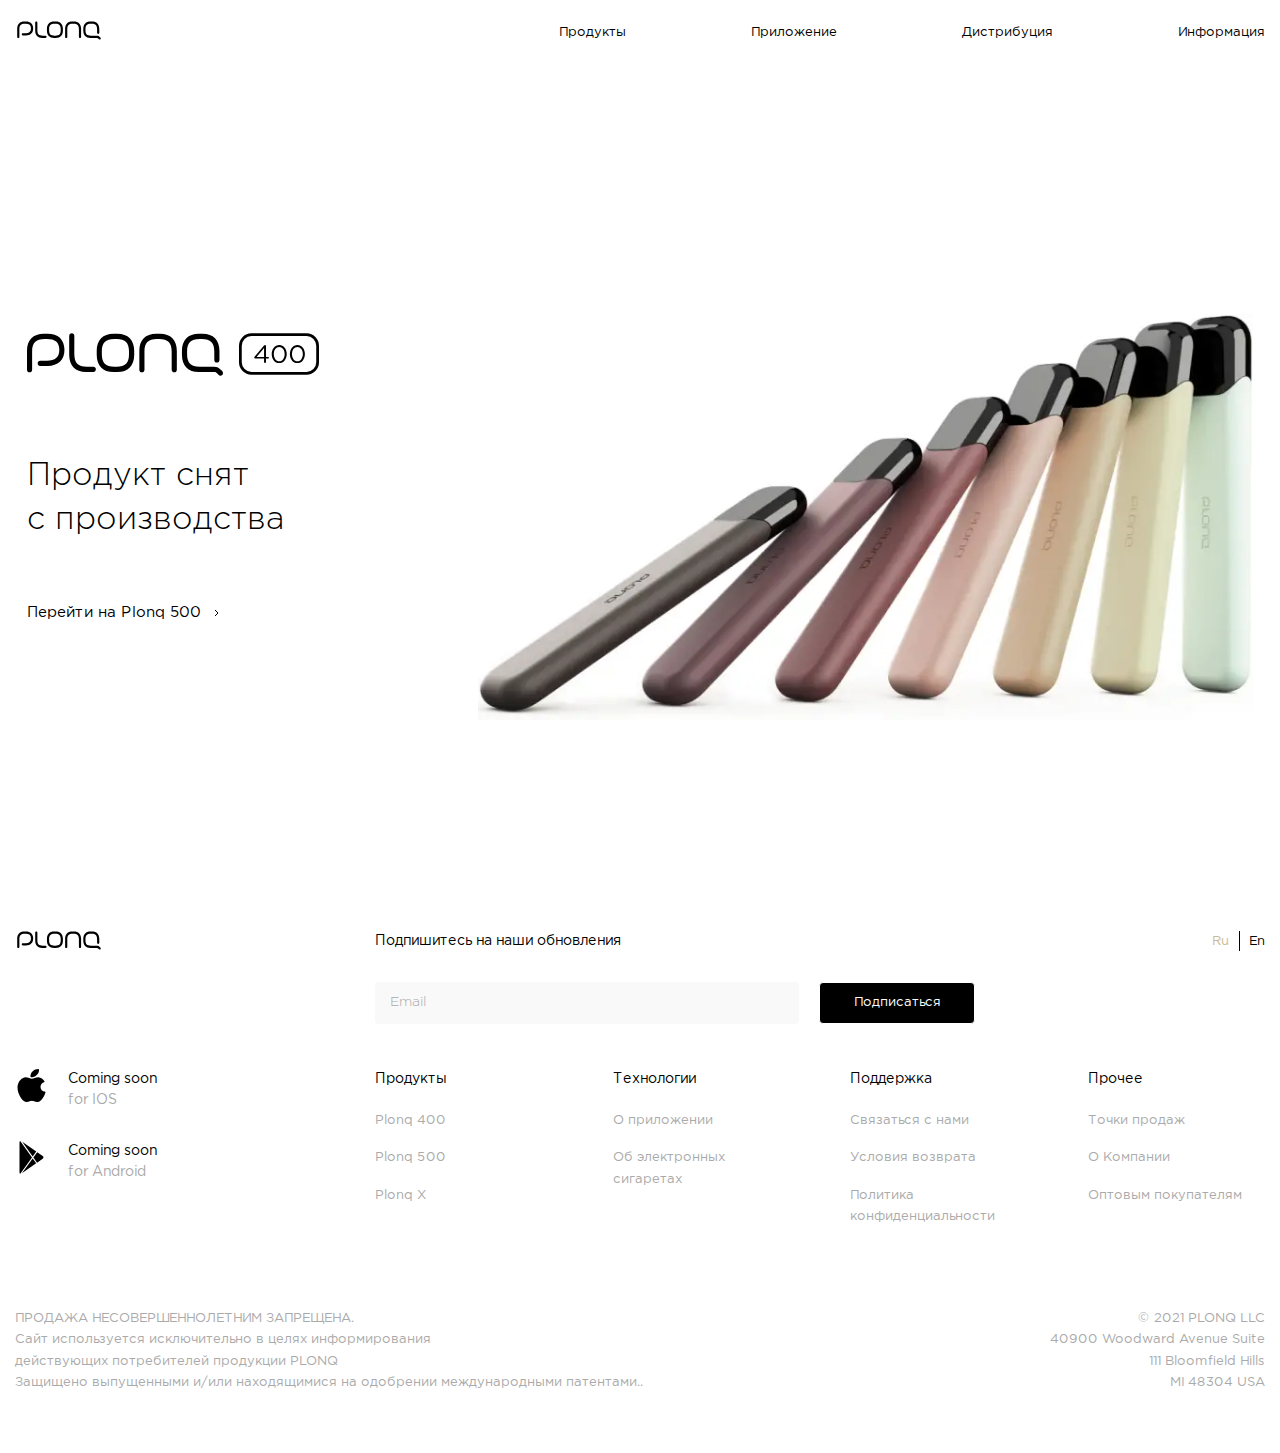
<file: plonq400.html>
<!DOCTYPE html><html lang="ru"><head><meta charset="UTF-8"><meta http-equiv="X-UA-Compatible" content="IE=edge"><meta name="viewport" content="width=device-width,initial-scale=1"><meta property="og:url" content="https://plonq.ru/plonq400"><meta property="og:title" content="Официальный сайт электронных испарителей PLONQ."><meta property="og:description" content="Электронный испаритель PLONQ 400"><meta property="og:type" content="website"><link href="./css/style.css" rel="stylesheet"><link href="./css/plonq400/page-style.css" rel="stylesheet"><link href="./assets/favicon.ico" rel="shortcut icon" type="image/x-icon"><title>Продукт снят с производства</title></head><body><div class="site-container"><header class="header"><div class="container header__container"><a href="#" class="header__map"><svg><use xlink:href="./images/sprite.svg#map"></use></svg></a><div class="header__left"><a href="https://dx1ded.github.io/plonq-landing/" class="logo header__logo"><svg><use xlink:href="./images/sprite.svg#logo"></use></svg></a></div><div class="header__right"><nav class="nav header__nav"><ul class="list-reset nav__list"><li class="nav__item"><a href="#">Продукты</a><div class="dropdown"><ul class="list-reset dropdown__list"><li class="dropdown__item"><a href="https://dx1ded.github.io/plonq-landing/product.html"><h3 class="dropdown__item-name">Plonq X</h3><h4 class="dropdown__item-desc">Умная электронная сигарета</h4></a></li><li class="dropdown__item"><a href="https://dx1ded.github.io/plonq-landing/plonq500.html"><h3 class="dropdown__item-name">Plonq 500</h3><h4 class="dropdown__item-desc">Одноразовая электронная сигарета</h4></a></li><li class="dropdown__item"><a href="https://dx1ded.github.io/plonq-landing/plonq400.html"><h3 class="dropdown__item-name">Plonq 400</h3><h4 class="dropdown__item-desc">Одноразовая электронная сигарета</h4></a></li></ul></div></li><li class="nav__item"><a href="https://dx1ded.github.io/plonq-landing/app.html">Приложение</a></li><li class="nav__item"><a href="https://dx1ded.github.io/plonq-landing/support.html">Дистрибуция</a></li><li class="nav__item"><a href="https://dx1ded.github.io/plonq-landing/info.html">Информация</a></li></ul></nav></div><button class="btn-reset burger__action burger__open header__burger-btn" aria-label="Открыть навигационное меню"><span class="burger__line"></span> <span class="burger__line"></span> <span class="burger__line"></span></button></div></header><main class="main"><section class="hero"><div class="container hero__container wow bounceInUp"><div class="hero__column hero__content"><div class="logo--section hero__logo"><div class="logo__images"><svg class="hero__logo-name"><use xlink:href="./images/sprite.svg#logo"></use></svg> <svg class="hero__logo-mark"><use xlink:href="./images/sprite.svg#400"></use></svg></div></div><h2 class="title hero__title">Продукт снят с&nbsp;производства</h2><div class="hero__image hero__image--tablet"><picture><source srcset="./images/products-colors.webp" type="image/webp"><img src="./images/products-colors.jpg" alt="" aria-hidden="true"></picture></div><div class="hero__image hero__image--mobile"><picture><source srcset="./images/products-colors-mobile.webp" type="image/webp"><img src="./images/products-colors-mobile.jpg" alt="" aria-hidden="true"></picture></div><a href="https://dx1ded.github.io/plonq-landing/plonq500.html" class="details hero__link">Перейти на Plonq 500 <svg><use xlink:href="./images/sprite.svg#small-arrow"></use></svg></a></div><div class="hero__column"><div class="hero__image"><picture><source srcset="./images/products-colors.webp" type="image/webp"><img src="./images/products-colors.jpg" alt="" aria-hidden="true"></picture></div></div></div></section></main><footer class="footer"><div class="container footer__container"><div class="footer__top"><div class="footer__wrapper"><a href="https://dx1ded.github.io/plonq-landing/" class="logo footer__logo"><svg><use xlink:href="./images/sprite.svg#logo"></use></svg></a></div><form action="/" class="footer__form"><legend>Подпишитесь на наши обновления</legend><fieldset class="footer__form-group"><input type="email" class="input footer__form-input" placeholder="Email" required> <input type="submit" value="Подписаться" class="btn-reset btn--secondary footer__form-submit"></fieldset></form><div class="footer__languages"><button class="btn-reset footer__language footer__language--active" aria-label="Переключить язык на Русский">Ru</button> <button class="btn-reset footer__language" aria-label="Переключить язык на Английский">En</button></div></div><div class="footer__middle"><div class="footer__applications"><div class="footer__application"><div class="footer__application-img"><svg><use xlink:href="./images/sprite.svg#apple"></use></svg></div><div class="footer__application-content"><h4 class="footer__application-status">Coming soon</h4><h4 class="footer__application-platform">for IOS</h4></div></div><div class="footer__application"><div class="footer__application-img"><svg><use xlink:href="./images/sprite.svg#android"></use></svg></div><div class="footer__application-content"><h4 class="footer__application-status">Coming soon</h4><h4 class="footer__application-platform">for Android</h4></div></div></div><div class="footer__links"><div class="link"><h3 class="link__title">Продукты</h3><div class="link__group"><a href="https://dx1ded.github.io/plonq-landing/plonq400.html">Plonq 400</a> <a href="https://dx1ded.github.io/plonq-landing/plonq500.html">Plonq 500</a> <a href="https://dx1ded.github.io/plonq-landing/product.html">Plonq X</a></div></div><div class="link"><h3 class="link__title">Технологии</h3><div class="link__group"><a href="https://dx1ded.github.io/plonq-landing/app.html">О приложении</a> <a href="https://dx1ded.github.io/plonq-landing/info.html">Об электронных сигаретах</a></div></div><div class="link"><h3 class="link__title">Поддержка</h3><div class="link__group"><a href="https://dx1ded.github.io/plonq-landing/support.html#contact">Связаться с нами</a> <a href="https://dx1ded.github.io/plonq-landing/support.html#refund">Условия возврата</a> <a href="https://dx1ded.github.io/plonq-landing/support.html#policy">Политика конфиденциальности</a></div></div><div class="link"><h3 class="link__title">Прочее</h3><div class="link__group"><a href="#">Точки продаж</a> <a href="https://dx1ded.github.io/plonq-landing/support.html#about">О Компании</a> <a href="https://dx1ded.github.io/plonq-landing/support.html#wholesale">Оптовым покупателям</a></div></div></div><div class="footer__content"><a href="#" class="footer__content-social"><svg><use xlink:href="./images/sprite.svg#instagram"></use></svg></a><div class="footer__content-group"><p class="footer__content-text">&copy;&nbsp;2021&nbsp;PLONQ LLC<br>40900 Woodward Avenue Suite<br>111 Bloomfield Hills<br>MI&nbsp;48304&nbsp;USA</p></div></div></div><div class="footer__bottom"><div class="footer__inner"><h4 class="footer__warn"><span class="big">ПРОДАЖА НЕСОВЕРШЕННОЛЕТНИМ ЗАПРЕЩЕНА.</span><br><span class="line">Сайт используется исключительно в&nbsp;целях информирования</span> <span class="line">действующих потребителей продукции PLONQ</span> Защищено выпущенными и/или находящимися на&nbsp;одобрении международными патентами..</h4><div class="footer__content"><p class="footer__content-text">&copy;&nbsp;2021&nbsp;PLONQ LLC<br>40900 Woodward Avenue Suite<br>111 Bloomfield Hills<br>MI&nbsp;48304&nbsp;USA</p></div></div></div></div></footer></div><div class="burger" id="burger"><div class="container burger__container"><button class="btn-reset burger__action burger__close" aria-label="Закрыть навигационное меню"><span></span> <span></span></button><div class="burger__links"><div class="link"><h3 class="link__title">Продукты</h3><div class="link__group"><a href="https://dx1ded.github.io/plonq-landing/plonq400.html">Plonq 400</a> <a href="https://dx1ded.github.io/plonq-landing/plonq500.html">Plonq 500</a> <a href="https://dx1ded.github.io/plonq-landing/product.html">Plonq X</a></div></div><div class="link"><h3 class="link__title">Технологии</h3><div class="link__group"><a href="https://dx1ded.github.io/plonq-landing/app.html">О приложении</a> <a href="https://dx1ded.github.io/plonq-landing/info.html">Об электронных сигаретах</a></div></div><div class="link"><h3 class="link__title">Поддержка</h3><div class="link__group"><a href="https://dx1ded.github.io/plonq-landing/support.html#contact">Связаться с нами</a> <a href="https://dx1ded.github.io/plonq-landing/support.html#refund">Условия возврата</a> <a href="https://dx1ded.github.io/plonq-landing/support.html#policy">Политика конфиденциальности</a></div></div><div class="link"><h3 class="link__title">Прочее</h3><div class="link__group"><a href="#">Точки продаж</a> <a href="https://dx1ded.github.io/plonq-landing/support.html#about">О Компании</a> <a href="https://dx1ded.github.io/plonq-landing/support.html#wholesale">Оптовым покупателям</a></div></div></div></div></div><div class="preloader preloader--active" id="preloader"><div class="container preloader__container"><div class="preloader__logo"><svg width="88" height="20" viewBox="0 0 88 20" xmlns="http://www.w3.org/2000/svg"><path d="M18.949 10.0887V1.67901C18.94 0.969763 19.4085 0.5 20.1023 0.5C20.7961 0.5 21.2557 0.969763 21.2557 1.67901L21.2467 9.78474C21.2467 13.8008 22.8866 15.4956 26.8692 15.4956L29.7705 15.4864C30.4643 15.4956 30.9238 15.9561 30.9238 16.6654C30.9238 17.3746 30.4643 17.8536 29.7705 17.8444H26.5358C21.6792 17.8536 18.94 15.0535 18.949 10.0887ZM58.0181 0.638166H59.6941C64.5507 0.638166 67.2628 3.4199 67.2718 8.39387V16.822C67.2628 17.5312 66.8123 17.9918 66.1185 17.9918C65.4247 17.9918 64.9561 17.5312 64.9651 16.822L64.9471 8.70705C64.9561 4.68182 63.3253 3.01462 59.3517 3.01462H58.3605C54.3869 3.01462 52.738 4.67261 52.738 8.70705L52.747 16.8128C52.738 17.5312 52.2875 17.9918 51.5937 17.9918C50.8999 17.9918 50.4314 17.5312 50.4404 16.8128V8.39387C50.4314 3.4199 53.1615 0.638166 58.0181 0.638166ZM7.57788 0.638166H9.25381C13.8671 0.638166 16.8226 3.15278 16.8226 7.88726C16.8226 12.5849 13.8671 15.1456 9.25381 15.1364H5.93798C5.23517 15.1456 4.78465 14.6666 4.78465 13.9573C4.78465 13.2481 5.23517 12.7875 5.93798 12.7783L8.91142 12.7875C12.6417 12.7875 14.5069 11.3414 14.5069 7.88726C14.5069 4.43312 12.6417 3.01462 8.91142 3.01462H7.92027C3.94669 3.01462 2.29778 4.67261 2.29778 8.70705L2.30679 16.8128C2.29778 17.5312 1.84726 17.9918 1.15346 17.9918C0.459659 17.9918 -0.00888269 17.5312 0.000127718 16.8128V8.39387C-0.00888269 3.4199 2.72127 0.638166 7.57788 0.638166ZM77.1562 0.638166H78.8322C83.6888 0.638166 86.4099 3.4199 86.4099 8.39387V12.4283C86.4009 13.1468 85.9504 13.6257 85.2566 13.6257C84.5628 13.6257 84.0942 13.1468 84.1032 12.4283L84.0852 8.69784C84.0942 4.67261 82.4634 3.0054 78.4898 3.0054H77.4986C73.525 3.0054 71.8761 4.65419 71.8761 8.69784V9.77553C71.8761 13.81 73.516 15.4864 77.4986 15.4864H83.887C85.5359 15.4864 86.1126 15.9009 86.9956 16.8036L87.5272 17.347C88.1039 17.9365 88.1579 18.655 87.6624 19.1524C87.1668 19.659 86.491 19.6314 85.8242 18.9405L85.2386 18.3418C84.9502 18.0563 84.6889 17.8352 83.9681 17.826H77.1472C72.2996 17.8352 69.5695 15.0443 69.5695 10.0703V8.38466C69.5785 3.4199 72.2996 0.638166 77.1562 0.638166ZM33.5999 8.70705V9.78474C33.5999 13.8192 35.2398 15.4956 39.2224 15.4956H40.2136C44.1872 15.4956 45.809 13.8192 45.809 9.78474V8.70705C45.809 4.67261 44.1872 3.01462 40.2136 3.01462H39.2224C35.2488 3.01462 33.5999 4.6634 33.5999 8.70705ZM38.88 0.638166H40.556C45.4126 0.638166 48.1337 3.4199 48.1337 8.39387V10.0795C48.1337 15.0535 45.4126 17.8352 40.556 17.8352H38.88C34.0234 17.8352 31.3023 15.0535 31.3023 10.0795V8.39387C31.3023 3.4199 34.0324 0.638166 38.88 0.638166Z"/></svg></div><div class="preloader__text"><h3>Загрузка...</h3></div></div></div><script src="./js/plonq400.js"></script></body></html>
</file>
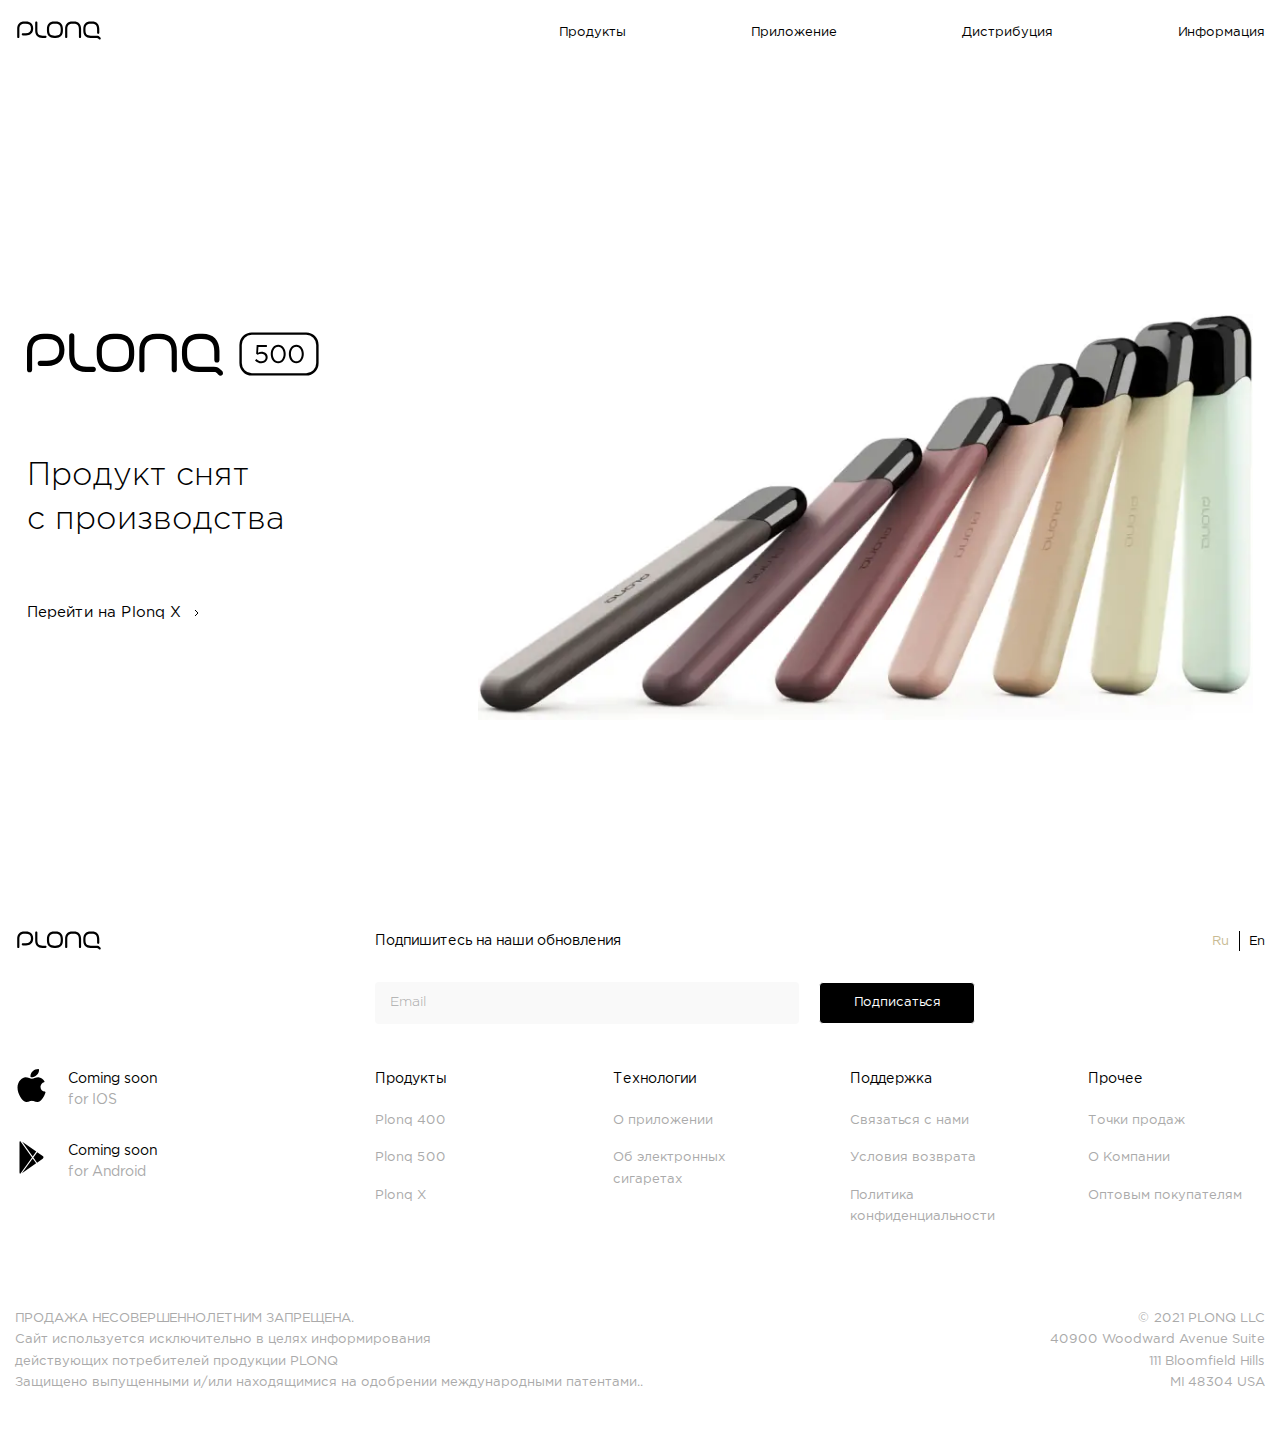
<file: plonq500.html>
<!DOCTYPE html><html lang="ru"><head><meta charset="UTF-8"><meta http-equiv="X-UA-Compatible" content="IE=edge"><meta name="viewport" content="width=device-width,initial-scale=1"><meta property="og:url" content="https://plonq.ru/plonq500"><meta property="og:title" content="Официальный сайт электронных испарителей PLONQ."><meta property="og:description" content="Электронный испаритель PLONQ 500"><meta property="og:type" content="website"><link href="./css/style.css" rel="stylesheet"><link href="./css/plonq500/page-style.css" rel="stylesheet"><link href="./assets/favicon.ico" rel="shortcut icon" type="image/x-icon"><title>Продукт снят с производства</title></head><body><div class="site-container"><header class="header"><div class="container header__container"><a href="#" class="header__map"><svg><use xlink:href="./images/sprite.svg#map"></use></svg></a><div class="header__left"><a href="https://dx1ded.github.io/plonq-landing/" class="logo header__logo"><svg><use xlink:href="./images/sprite.svg#logo"></use></svg></a></div><div class="header__right"><nav class="nav header__nav"><ul class="list-reset nav__list"><li class="nav__item"><a href="#">Продукты</a><div class="dropdown"><ul class="list-reset dropdown__list"><li class="dropdown__item"><a href="https://dx1ded.github.io/plonq-landing/product.html"><h3 class="dropdown__item-name">Plonq X</h3><h4 class="dropdown__item-desc">Умная электронная сигарета</h4></a></li><li class="dropdown__item"><a href="https://dx1ded.github.io/plonq-landing/plonq500.html"><h3 class="dropdown__item-name">Plonq 500</h3><h4 class="dropdown__item-desc">Одноразовая электронная сигарета</h4></a></li><li class="dropdown__item"><a href="https://dx1ded.github.io/plonq-landing/plonq400.html"><h3 class="dropdown__item-name">Plonq 400</h3><h4 class="dropdown__item-desc">Одноразовая электронная сигарета</h4></a></li></ul></div></li><li class="nav__item"><a href="https://dx1ded.github.io/plonq-landing/app.html">Приложение</a></li><li class="nav__item"><a href="https://dx1ded.github.io/plonq-landing/support.html">Дистрибуция</a></li><li class="nav__item"><a href="https://dx1ded.github.io/plonq-landing/info.html">Информация</a></li></ul></nav></div><button class="btn-reset burger__action burger__open header__burger-btn" aria-label="Открыть навигационное меню"><span class="burger__line"></span> <span class="burger__line"></span> <span class="burger__line"></span></button></div></header><main class="main"><section class="hero"><div class="container hero__container wow bounceInUp"><div class="hero__column hero__content"><div class="logo--section hero__logo"><div class="logo__images"><svg class="hero__logo-name"><use xlink:href="./images/sprite.svg#logo"></use></svg> <svg class="hero__logo-mark"><use xlink:href="./images/sprite.svg#500"></use></svg></div></div><h2 class="title hero__title">Продукт снят с&nbsp;производства</h2><div class="hero__image hero__image--tablet"><picture><source srcset="./images/products-colors.webp" type="image/webp"><img src="./images/products-colors.jpg" alt="" aria-hidden="true"></picture></div><div class="hero__image hero__image--mobile"><picture><source srcset="./images/products-colors-mobile.webp" type="image/webp"><img src="./images/products-colors-mobile.jpg" alt="" aria-hidden="true"></picture></div><a href="https://dx1ded.github.io/plonq-landing/product.html" class="details hero__link">Перейти на Plonq X <svg><use xlink:href="./images/sprite.svg#small-arrow"></use></svg></a></div><div class="hero__column"><div class="hero__image"><picture><source srcset="./images/products-colors.webp" type="image/webp"><img src="./images/products-colors.jpg" alt="" aria-hidden="true"></picture></div></div></div></section></main><footer class="footer"><div class="container footer__container"><div class="footer__top"><div class="footer__wrapper"><a href="https://dx1ded.github.io/plonq-landing/" class="logo footer__logo"><svg><use xlink:href="./images/sprite.svg#logo"></use></svg></a></div><form action="/" class="footer__form"><legend>Подпишитесь на наши обновления</legend><fieldset class="footer__form-group"><input type="email" class="input footer__form-input" placeholder="Email" required> <input type="submit" value="Подписаться" class="btn-reset btn--secondary footer__form-submit"></fieldset></form><div class="footer__languages"><button class="btn-reset footer__language footer__language--active" aria-label="Переключить язык на Русский">Ru</button> <button class="btn-reset footer__language" aria-label="Переключить язык на Английский">En</button></div></div><div class="footer__middle"><div class="footer__applications"><div class="footer__application"><div class="footer__application-img"><svg><use xlink:href="./images/sprite.svg#apple"></use></svg></div><div class="footer__application-content"><h4 class="footer__application-status">Coming soon</h4><h4 class="footer__application-platform">for IOS</h4></div></div><div class="footer__application"><div class="footer__application-img"><svg><use xlink:href="./images/sprite.svg#android"></use></svg></div><div class="footer__application-content"><h4 class="footer__application-status">Coming soon</h4><h4 class="footer__application-platform">for Android</h4></div></div></div><div class="footer__links"><div class="link"><h3 class="link__title">Продукты</h3><div class="link__group"><a href="https://dx1ded.github.io/plonq-landing/plonq400.html">Plonq 400</a> <a href="https://dx1ded.github.io/plonq-landing/plonq500.html">Plonq 500</a> <a href="https://dx1ded.github.io/plonq-landing/product.html">Plonq X</a></div></div><div class="link"><h3 class="link__title">Технологии</h3><div class="link__group"><a href="https://dx1ded.github.io/plonq-landing/app.html">О приложении</a> <a href="https://dx1ded.github.io/plonq-landing/info.html">Об электронных сигаретах</a></div></div><div class="link"><h3 class="link__title">Поддержка</h3><div class="link__group"><a href="https://dx1ded.github.io/plonq-landing/support.html#contact">Связаться с нами</a> <a href="https://dx1ded.github.io/plonq-landing/support.html#refund">Условия возврата</a> <a href="https://dx1ded.github.io/plonq-landing/support.html#policy">Политика конфиденциальности</a></div></div><div class="link"><h3 class="link__title">Прочее</h3><div class="link__group"><a href="#">Точки продаж</a> <a href="https://dx1ded.github.io/plonq-landing/support.html#about">О Компании</a> <a href="https://dx1ded.github.io/plonq-landing/support.html#wholesale">Оптовым покупателям</a></div></div></div><div class="footer__content"><a href="#" class="footer__content-social"><svg><use xlink:href="./images/sprite.svg#instagram"></use></svg></a><div class="footer__content-group"><p class="footer__content-text">&copy;&nbsp;2021&nbsp;PLONQ LLC<br>40900 Woodward Avenue Suite<br>111 Bloomfield Hills<br>MI&nbsp;48304&nbsp;USA</p></div></div></div><div class="footer__bottom"><div class="footer__inner"><h4 class="footer__warn"><span class="big">ПРОДАЖА НЕСОВЕРШЕННОЛЕТНИМ ЗАПРЕЩЕНА.</span><br><span class="line">Сайт используется исключительно в&nbsp;целях информирования</span> <span class="line">действующих потребителей продукции PLONQ</span> Защищено выпущенными и/или находящимися на&nbsp;одобрении международными патентами..</h4><div class="footer__content"><p class="footer__content-text">&copy;&nbsp;2021&nbsp;PLONQ LLC<br>40900 Woodward Avenue Suite<br>111 Bloomfield Hills<br>MI&nbsp;48304&nbsp;USA</p></div></div></div></div></footer></div><div class="burger" id="burger"><div class="container burger__container"><button class="btn-reset burger__action burger__close" aria-label="Закрыть навигационное меню"><span></span> <span></span></button><div class="burger__links"><div class="link"><h3 class="link__title">Продукты</h3><div class="link__group"><a href="https://dx1ded.github.io/plonq-landing/plonq400.html">Plonq 400</a> <a href="https://dx1ded.github.io/plonq-landing/plonq500.html">Plonq 500</a> <a href="https://dx1ded.github.io/plonq-landing/product.html">Plonq X</a></div></div><div class="link"><h3 class="link__title">Технологии</h3><div class="link__group"><a href="https://dx1ded.github.io/plonq-landing/app.html">О приложении</a> <a href="https://dx1ded.github.io/plonq-landing/info.html">Об электронных сигаретах</a></div></div><div class="link"><h3 class="link__title">Поддержка</h3><div class="link__group"><a href="https://dx1ded.github.io/plonq-landing/support.html#contact">Связаться с нами</a> <a href="https://dx1ded.github.io/plonq-landing/support.html#refund">Условия возврата</a> <a href="https://dx1ded.github.io/plonq-landing/support.html#policy">Политика конфиденциальности</a></div></div><div class="link"><h3 class="link__title">Прочее</h3><div class="link__group"><a href="#">Точки продаж</a> <a href="https://dx1ded.github.io/plonq-landing/support.html#about">О Компании</a> <a href="https://dx1ded.github.io/plonq-landing/support.html#wholesale">Оптовым покупателям</a></div></div></div></div></div><div class="preloader preloader--active" id="preloader"><div class="container preloader__container"><div class="preloader__logo"><svg width="88" height="20" viewBox="0 0 88 20" xmlns="http://www.w3.org/2000/svg"><path d="M18.949 10.0887V1.67901C18.94 0.969763 19.4085 0.5 20.1023 0.5C20.7961 0.5 21.2557 0.969763 21.2557 1.67901L21.2467 9.78474C21.2467 13.8008 22.8866 15.4956 26.8692 15.4956L29.7705 15.4864C30.4643 15.4956 30.9238 15.9561 30.9238 16.6654C30.9238 17.3746 30.4643 17.8536 29.7705 17.8444H26.5358C21.6792 17.8536 18.94 15.0535 18.949 10.0887ZM58.0181 0.638166H59.6941C64.5507 0.638166 67.2628 3.4199 67.2718 8.39387V16.822C67.2628 17.5312 66.8123 17.9918 66.1185 17.9918C65.4247 17.9918 64.9561 17.5312 64.9651 16.822L64.9471 8.70705C64.9561 4.68182 63.3253 3.01462 59.3517 3.01462H58.3605C54.3869 3.01462 52.738 4.67261 52.738 8.70705L52.747 16.8128C52.738 17.5312 52.2875 17.9918 51.5937 17.9918C50.8999 17.9918 50.4314 17.5312 50.4404 16.8128V8.39387C50.4314 3.4199 53.1615 0.638166 58.0181 0.638166ZM7.57788 0.638166H9.25381C13.8671 0.638166 16.8226 3.15278 16.8226 7.88726C16.8226 12.5849 13.8671 15.1456 9.25381 15.1364H5.93798C5.23517 15.1456 4.78465 14.6666 4.78465 13.9573C4.78465 13.2481 5.23517 12.7875 5.93798 12.7783L8.91142 12.7875C12.6417 12.7875 14.5069 11.3414 14.5069 7.88726C14.5069 4.43312 12.6417 3.01462 8.91142 3.01462H7.92027C3.94669 3.01462 2.29778 4.67261 2.29778 8.70705L2.30679 16.8128C2.29778 17.5312 1.84726 17.9918 1.15346 17.9918C0.459659 17.9918 -0.00888269 17.5312 0.000127718 16.8128V8.39387C-0.00888269 3.4199 2.72127 0.638166 7.57788 0.638166ZM77.1562 0.638166H78.8322C83.6888 0.638166 86.4099 3.4199 86.4099 8.39387V12.4283C86.4009 13.1468 85.9504 13.6257 85.2566 13.6257C84.5628 13.6257 84.0942 13.1468 84.1032 12.4283L84.0852 8.69784C84.0942 4.67261 82.4634 3.0054 78.4898 3.0054H77.4986C73.525 3.0054 71.8761 4.65419 71.8761 8.69784V9.77553C71.8761 13.81 73.516 15.4864 77.4986 15.4864H83.887C85.5359 15.4864 86.1126 15.9009 86.9956 16.8036L87.5272 17.347C88.1039 17.9365 88.1579 18.655 87.6624 19.1524C87.1668 19.659 86.491 19.6314 85.8242 18.9405L85.2386 18.3418C84.9502 18.0563 84.6889 17.8352 83.9681 17.826H77.1472C72.2996 17.8352 69.5695 15.0443 69.5695 10.0703V8.38466C69.5785 3.4199 72.2996 0.638166 77.1562 0.638166ZM33.5999 8.70705V9.78474C33.5999 13.8192 35.2398 15.4956 39.2224 15.4956H40.2136C44.1872 15.4956 45.809 13.8192 45.809 9.78474V8.70705C45.809 4.67261 44.1872 3.01462 40.2136 3.01462H39.2224C35.2488 3.01462 33.5999 4.6634 33.5999 8.70705ZM38.88 0.638166H40.556C45.4126 0.638166 48.1337 3.4199 48.1337 8.39387V10.0795C48.1337 15.0535 45.4126 17.8352 40.556 17.8352H38.88C34.0234 17.8352 31.3023 15.0535 31.3023 10.0795V8.39387C31.3023 3.4199 34.0324 0.638166 38.88 0.638166Z"/></svg></div><div class="preloader__text"><h3>Загрузка...</h3></div></div></div><script src="./js/plonq500.js"></script></body></html>
</file>
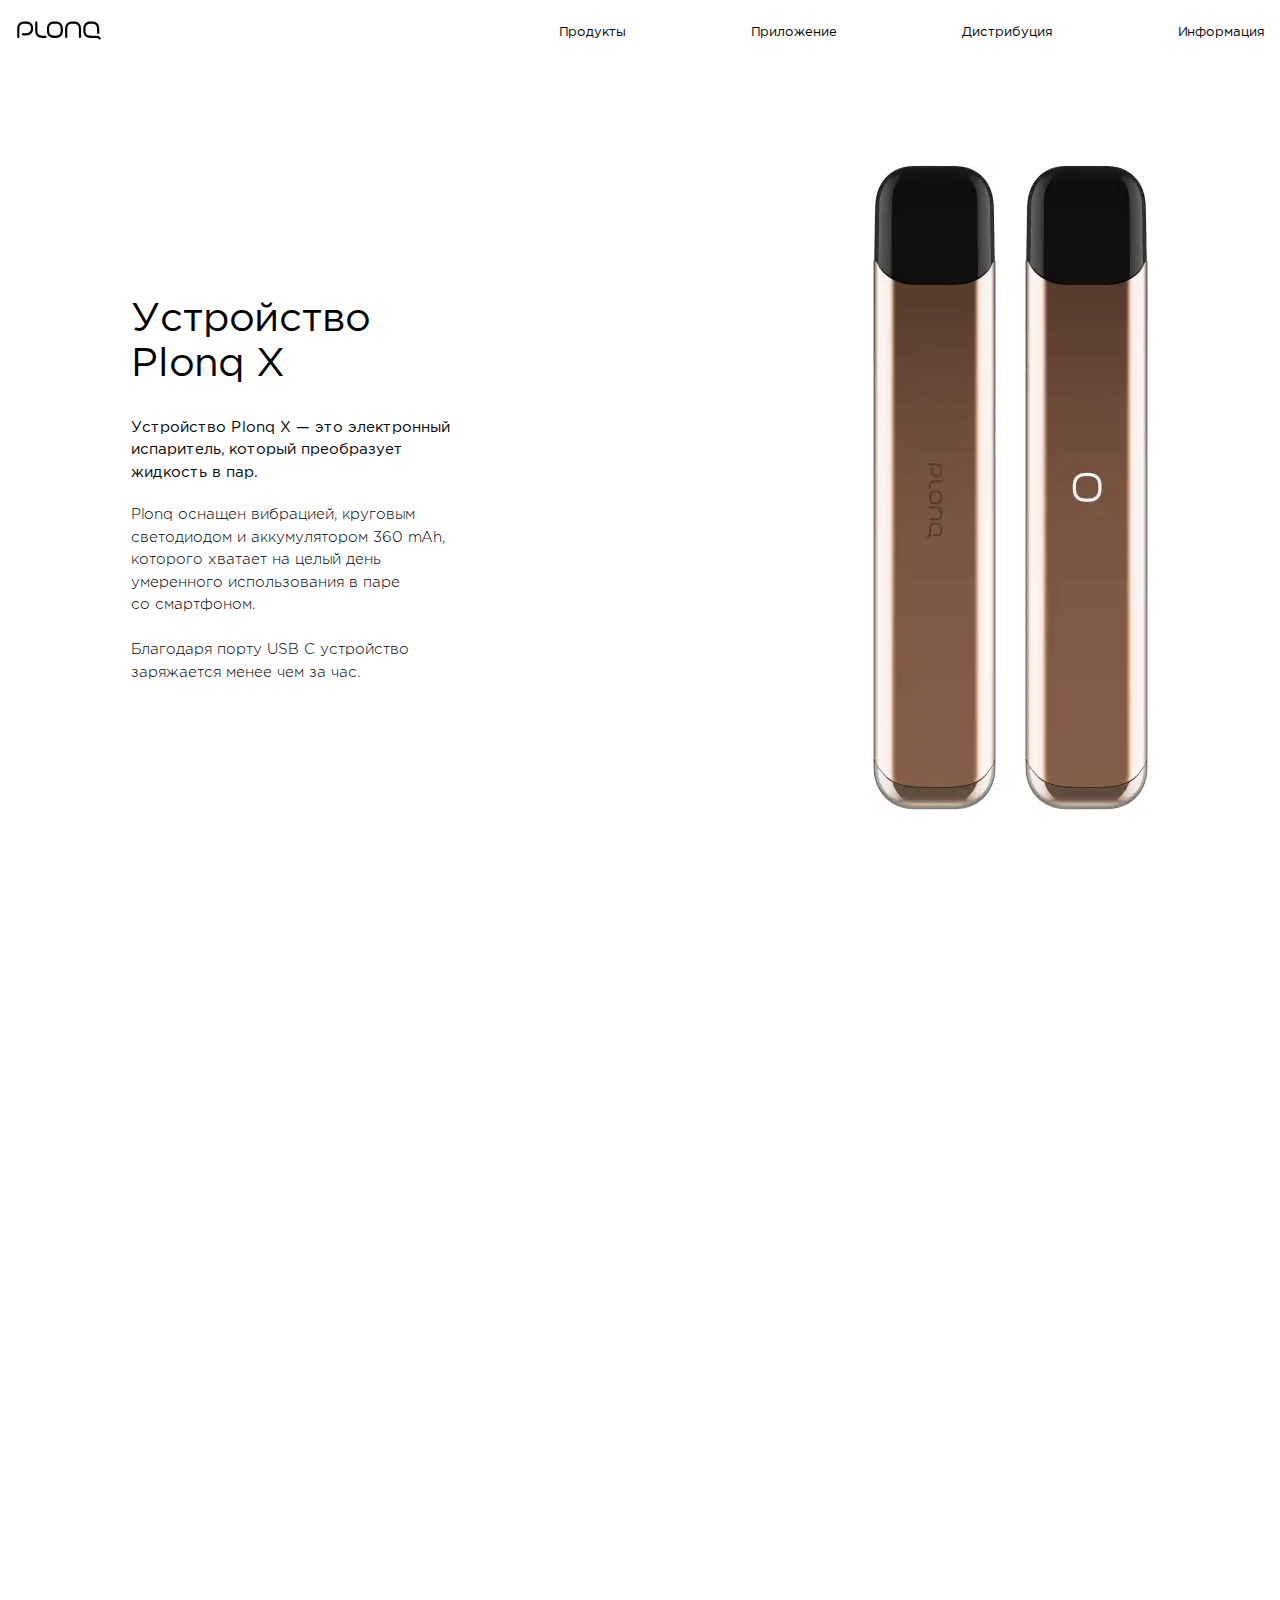
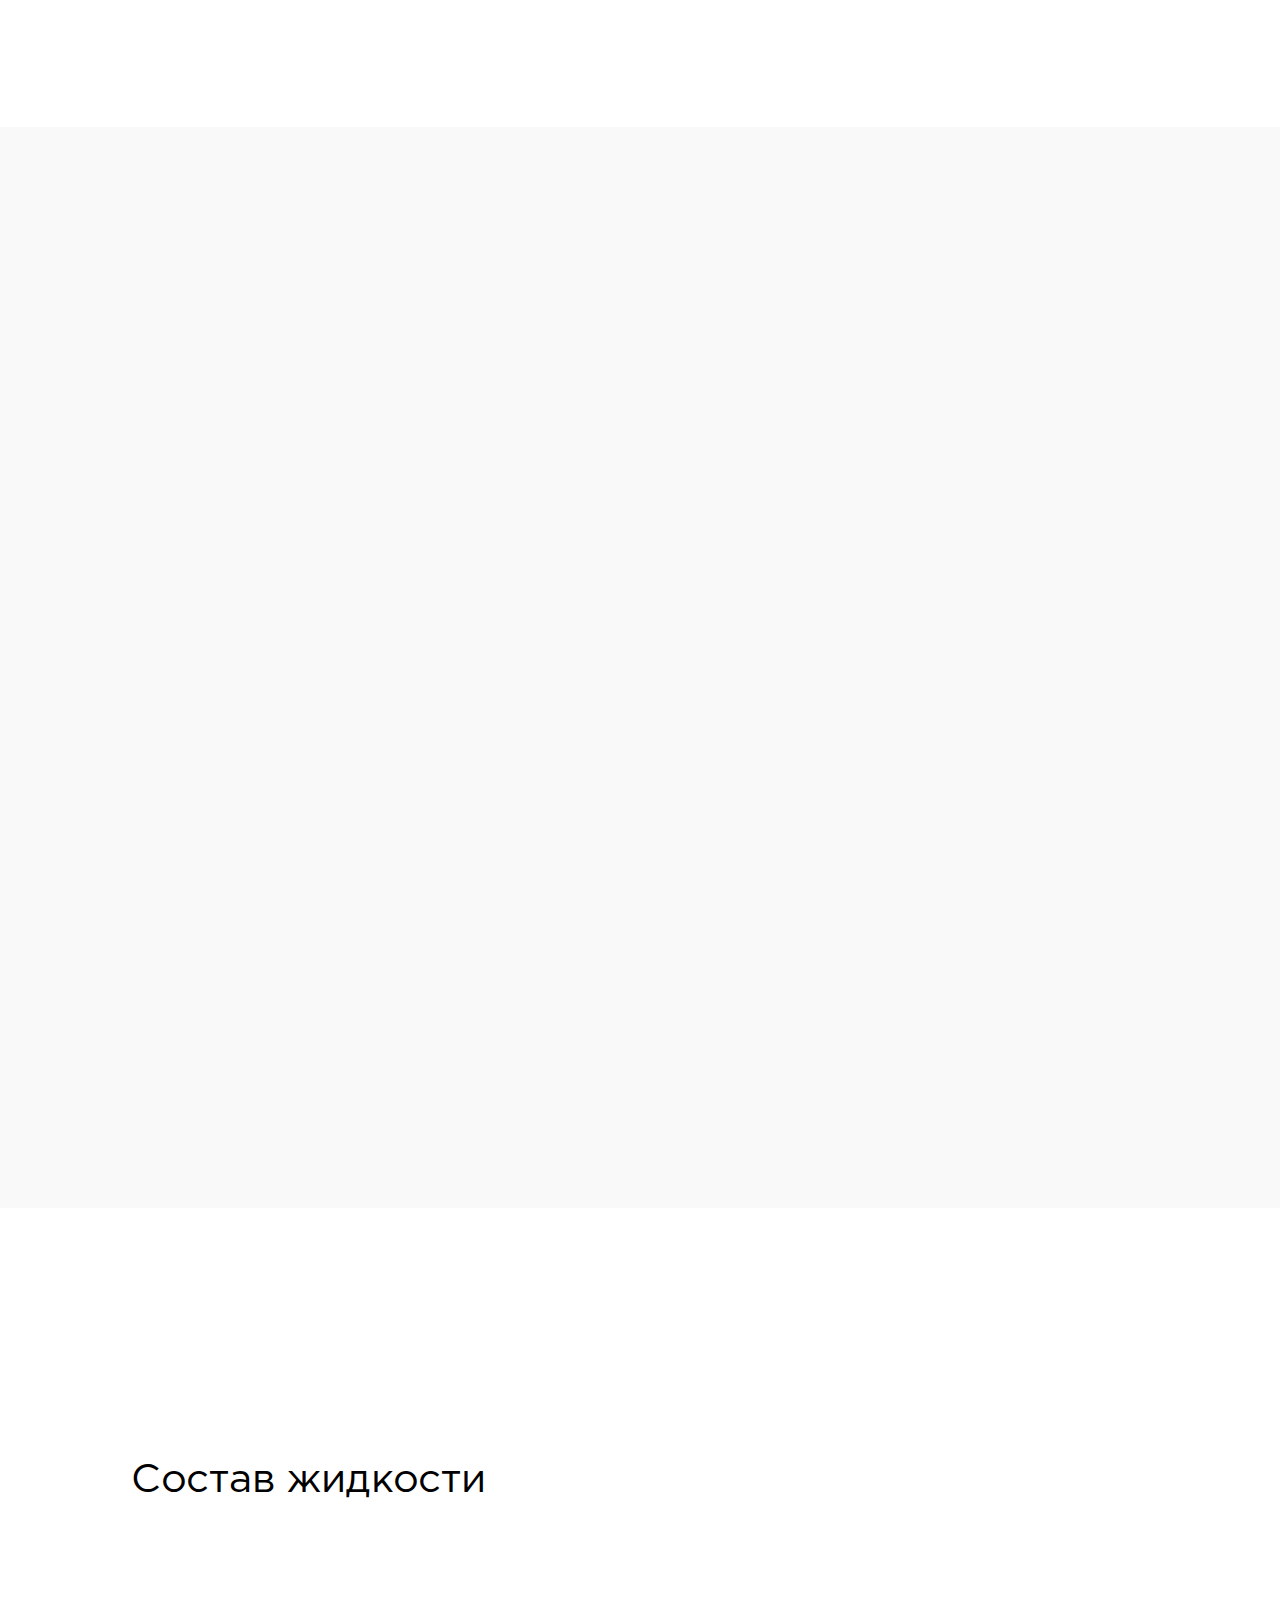
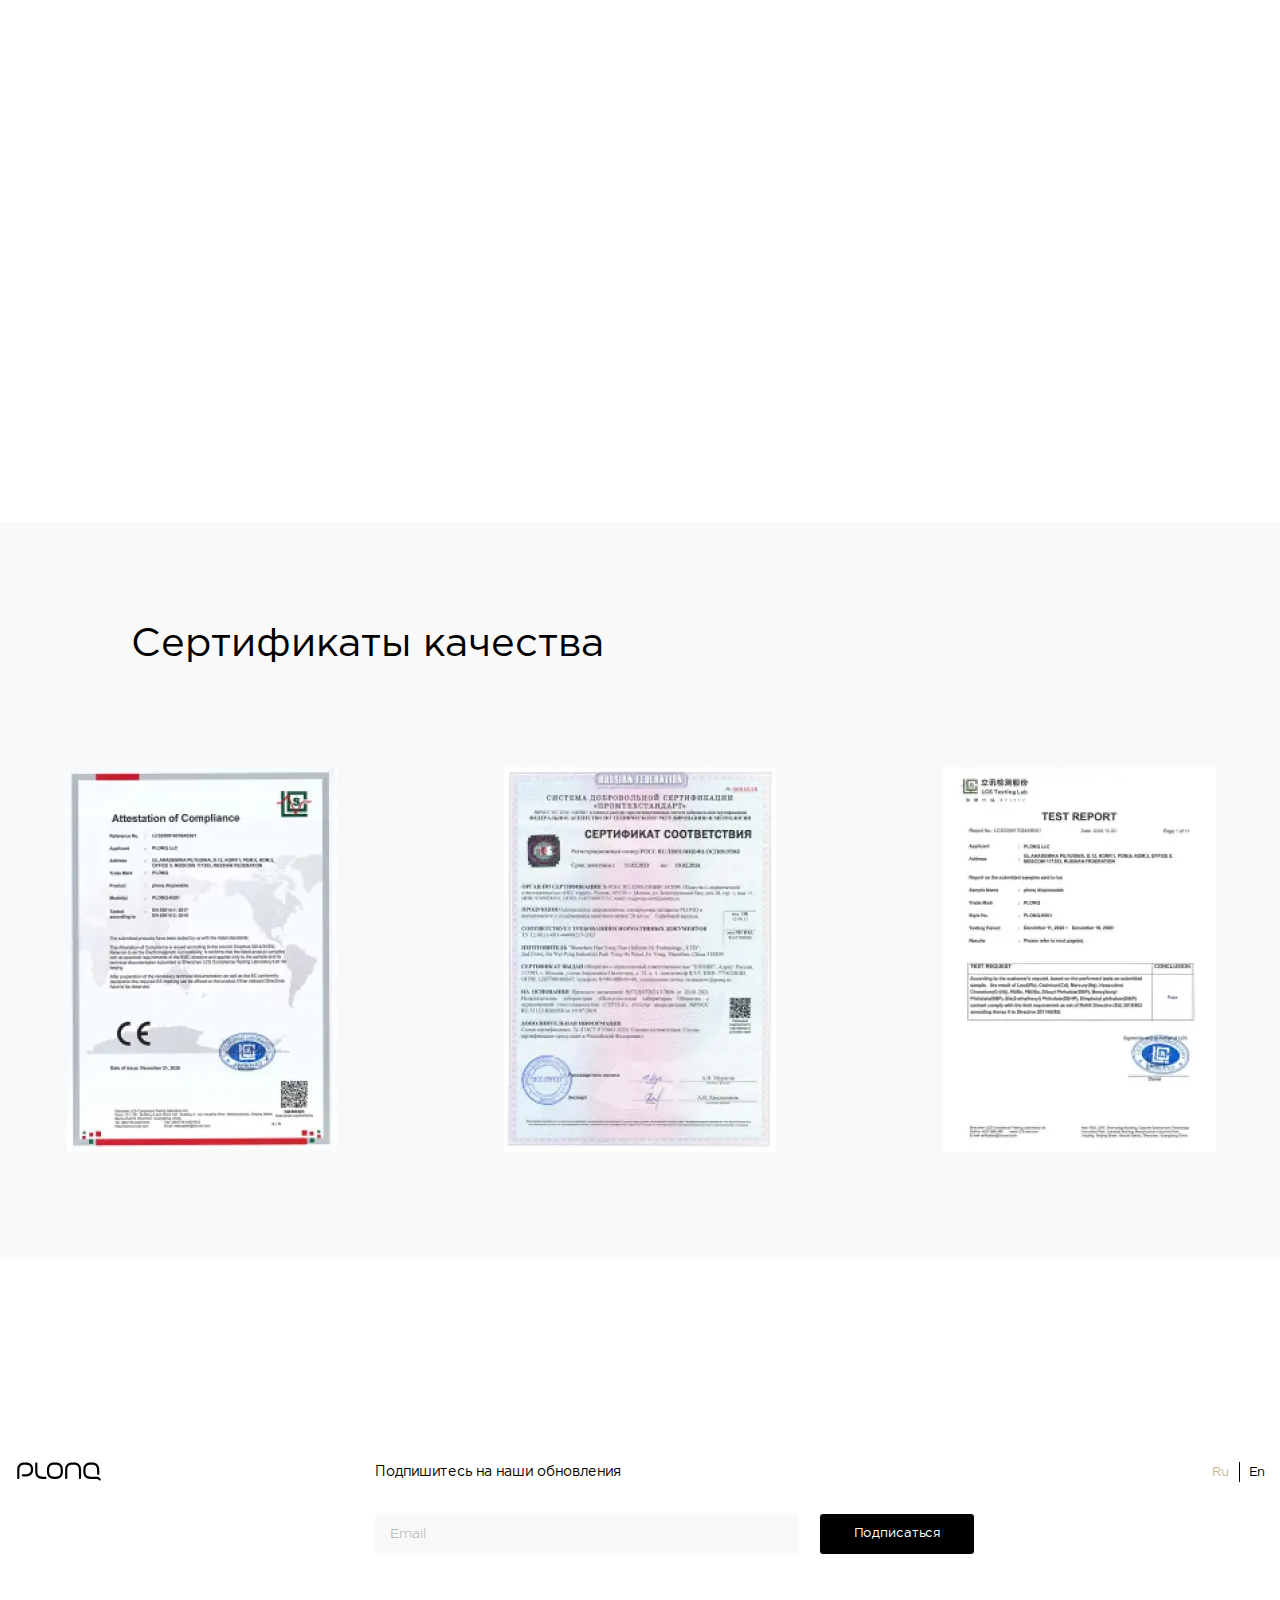
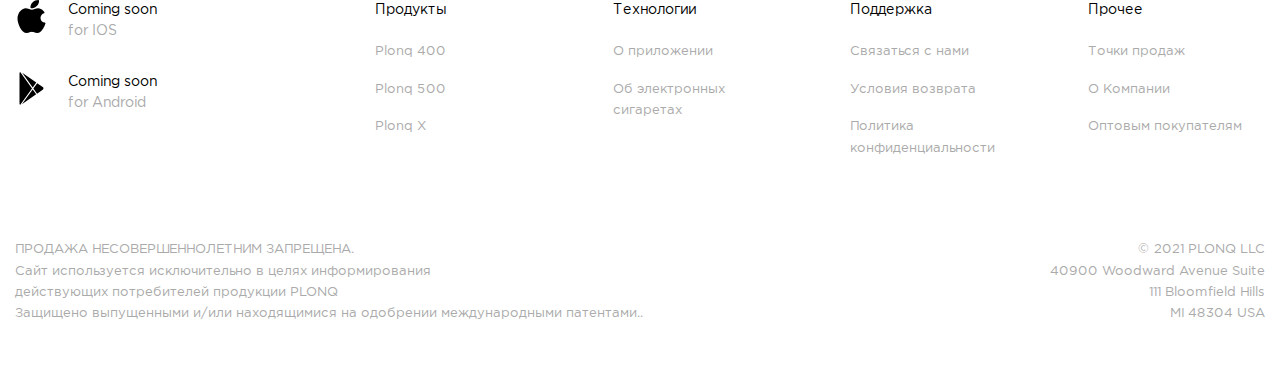
<file: product.html>
<!DOCTYPE html><html lang="ru"><head><meta charset="UTF-8"><meta http-equiv="X-UA-Compatible" content="IE=edge"><meta name="viewport" content="width=device-width,initial-scale=1"><meta property="og:url" content="https://plonq.ru/product"><meta property="og:title" content="Официальный сайт электронных испарителей PLONQ."><meta property="og:description" content="Электронный испаритель PLONQ X"><meta property="og:type" content="website"><link href="./css/style.css" rel="stylesheet"><link href="./css/product/page-style.css" rel="stylesheet"><link href="./assets/favicon.ico" rel="shortcut icon" type="image/x-icon"><title>Электронный испаритель PLONQ X</title></head><body><div class="site-container"><header class="header"><div class="container header__container"><a href="#" class="header__map"><svg><use xlink:href="./images/sprite.svg#map"></use></svg></a><div class="header__left"><a href="https://dx1ded.github.io/plonq-landing/" class="logo header__logo"><svg><use xlink:href="./images/sprite.svg#logo"></use></svg></a></div><div class="header__right"><nav class="nav header__nav"><ul class="list-reset nav__list"><li class="nav__item"><a href="#">Продукты</a><div class="dropdown"><ul class="list-reset dropdown__list"><li class="dropdown__item"><a href="https://dx1ded.github.io/plonq-landing/product.html"><h3 class="dropdown__item-name">Plonq X</h3><h4 class="dropdown__item-desc">Умная электронная сигарета</h4></a></li><li class="dropdown__item"><a href="https://dx1ded.github.io/plonq-landing/plonq500.html"><h3 class="dropdown__item-name">Plonq 500</h3><h4 class="dropdown__item-desc">Одноразовая электронная сигарета</h4></a></li><li class="dropdown__item"><a href="https://dx1ded.github.io/plonq-landing/plonq400.html"><h3 class="dropdown__item-name">Plonq 400</h3><h4 class="dropdown__item-desc">Одноразовая электронная сигарета</h4></a></li></ul></div></li><li class="nav__item"><a href="https://dx1ded.github.io/plonq-landing/app.html">Приложение</a></li><li class="nav__item"><a href="https://dx1ded.github.io/plonq-landing/support.html">Дистрибуция</a></li><li class="nav__item"><a href="https://dx1ded.github.io/plonq-landing/info.html">Информация</a></li></ul></nav></div><button class="btn-reset burger__action burger__open header__burger-btn" aria-label="Открыть навигационное меню"><span class="burger__line"></span> <span class="burger__line"></span> <span class="burger__line"></span></button></div></header><main class="main"><section class="plonqx"><div class="container plonqx__container wow bounceInLeft"><div class="info"><div class="info__content"><h2 class="head info__title">Устройство Plonq&nbsp;X</h2><p class="text text--regular info__desc">Устройство Plonq X&nbsp;&mdash; это электронный испаритель, который преобразует жидкость в&nbsp;пар.</p><p class="text info__text">Plonq оснащен вибрацией, круговым светодиодом и&nbsp;аккумулятором 360&nbsp;mAh, которого хватает на&nbsp;целый день умеренного использования в&nbsp;паре со&nbsp;смартфоном.<br><br>Благодаря порту USB C&nbsp;устройство заряжается менее чем за&nbsp;час.</p></div><div class="info__image"><picture><source srcset="./images/plong-x-device.webp" type="image/webp"><img src="./images/plong-x-device.jpg" alt="Электронная сигарета Plonq X"></picture></div></div></div></section><section class="capsule"><div class="container capsule__container wow bounceInRight"><div class="info"><div class="info__image"><picture><source srcset="./images/capsule-device.webp" type="image/webp"><img src="./images/capsule-device.jpg" alt="Капсула Plonq POD"></picture></div><div class="info__content"><h2 class="head info__title">Капсула Plonq POD</h2><p class="text text--regular info__desc">Plonq POD&nbsp;&mdash; это одноразовая капсула с&nbsp;жидкостью. Жидкость создана и&nbsp;заправлена при строгом контроле.</p><p class="text info__text">Капсулы не&nbsp;предназначены для повторной заправки.&nbsp;1&nbsp;капсула в&nbsp;среднем рассчитана на&nbsp;300&nbsp;затяжек, что приблизительно равно 1,5-2 пачек сигарет.</p></div></div></div></section><section class="plonq500"><div class="container plonq500__container wow bounceInLeft"><div class="info"><div class="info__content"><h2 class="head info__title">Устройство Plonq&nbsp;500</h2><p class="text text--regular info__desc">Одноразовый электронный испаритель, который преобразует жидкость в&nbsp;пар.</p><p class="text info__text">Plonq&nbsp;500 рассчитан на&nbsp;500 затяжек и&nbsp;не&nbsp;предназначен для повторной перезаправки и&nbsp;подзарядки.</p></div><div class="info__image"><picture><source srcset="./images/plong-500-device.webp" type="image/webp"><img src="./images/plong-500-device.png" alt="Электронная сигарета Plonq 500"></picture></div></div></div></section><section class="fluid"><div class="container fluid__container"><h2 class="head fluid__title">Состав жидкости</h2><div class="fluid__wrapper"><div class="fluid__column wow rotateInUpLeft"><h4 class="subhead fluid__name">Пропиленгликоль и глицерин (50/50)</h4><p class="text text--regular fluid__desc">Пропиленгликоль и&nbsp;глицерин&nbsp;&mdash; химически чистые жидкости, используемые для создания видимого пара. Кроме электронных сигарет их&nbsp;применяют в&nbsp;медицине, косметологии и&nbsp;пищевой промышленности.</p></div><div class="fluid__column wow wow rotateInUpRight"><h4 class="subhead fluid__name">Солевой никотин</h4><p class="text text--regular fluid__desc">Солевой никотин&nbsp;&mdash; стимулятор, получаемый из&nbsp;табачного листа и&nbsp;обработаный различными кислотами.<br><br>В&nbsp;жидкостях Plonq используется новое поколение солевого никотина Q-salt c&nbsp;более высокой скоростью усваиваемости.</p></div><div class="fluid__column wow wow rotateInUpLeft"><h4 class="subhead fluid__name">Ароматизаторы</h4><p class="text text--regular fluid__desc">В&nbsp;состав ароматизаторов Plonq входят как природные, так и искусственные компоненты, придающие продукту неповторимый&nbsp;вкус.</p></div><div class="fluid__column wow wow rotateInUpRight"><h4 class="subhead fluid__name">Бензоиная кислота</h4><p class="text text--regular fluid__desc">Входит в&nbsp;состав солевого никотина. Делает пар мягче и&nbsp;помогает быстрее насыщать организм никотином.</p></div></div></div></section><section class="certificates"><div class="container certificates__container"><h2 class="head certificates__title">Сертификаты качества</h2><div class="certificates__wrapper"><div class="certificate"><picture><source srcset="./images/certificate-1.webp" type="image/webp"><img src="./images/certificate-1.png" alt="Сертификат"></picture></div><div class="certificate"><picture><source srcset="./images/certificate-2.webp" type="image/webp"><img src="./images/certificate-2.png" alt="Сертификат"></picture></div><div class="certificate"><picture><source srcset="./images/certificate-3.webp" type="image/webp"><img src="./images/certificate-3.png" alt="Сертификат"></picture></div></div></div></section></main><footer class="footer"><div class="container footer__container"><div class="footer__top"><div class="footer__wrapper"><a href="https://dx1ded.github.io/plonq-landing/" class="logo footer__logo"><svg><use xlink:href="./images/sprite.svg#logo"></use></svg></a></div><form action="/" class="footer__form"><legend>Подпишитесь на наши обновления</legend><fieldset class="footer__form-group"><input type="email" class="input footer__form-input" placeholder="Email" required> <input type="submit" value="Подписаться" class="btn-reset btn--secondary footer__form-submit"></fieldset></form><div class="footer__languages"><button class="btn-reset footer__language footer__language--active" aria-label="Переключить язык на Русский">Ru</button> <button class="btn-reset footer__language" aria-label="Переключить язык на Английский">En</button></div></div><div class="footer__middle"><div class="footer__applications"><div class="footer__application"><div class="footer__application-img"><svg><use xlink:href="./images/sprite.svg#apple"></use></svg></div><div class="footer__application-content"><h4 class="footer__application-status">Coming soon</h4><h4 class="footer__application-platform">for IOS</h4></div></div><div class="footer__application"><div class="footer__application-img"><svg><use xlink:href="./images/sprite.svg#android"></use></svg></div><div class="footer__application-content"><h4 class="footer__application-status">Coming soon</h4><h4 class="footer__application-platform">for Android</h4></div></div></div><div class="footer__links"><div class="link"><h3 class="link__title">Продукты</h3><div class="link__group"><a href="https://dx1ded.github.io/plonq-landing/plonq400.html">Plonq 400</a> <a href="https://dx1ded.github.io/plonq-landing/plonq500.html">Plonq 500</a> <a href="https://dx1ded.github.io/plonq-landing/product.html">Plonq X</a></div></div><div class="link"><h3 class="link__title">Технологии</h3><div class="link__group"><a href="https://dx1ded.github.io/plonq-landing/app.html">О приложении</a> <a href="https://dx1ded.github.io/plonq-landing/info.html">Об электронных сигаретах</a></div></div><div class="link"><h3 class="link__title">Поддержка</h3><div class="link__group"><a href="https://dx1ded.github.io/plonq-landing/support.html#contact">Связаться с нами</a> <a href="https://dx1ded.github.io/plonq-landing/support.html#refund">Условия возврата</a> <a href="https://dx1ded.github.io/plonq-landing/support.html#policy">Политика конфиденциальности</a></div></div><div class="link"><h3 class="link__title">Прочее</h3><div class="link__group"><a href="#">Точки продаж</a> <a href="https://dx1ded.github.io/plonq-landing/support.html#about">О Компании</a> <a href="https://dx1ded.github.io/plonq-landing/support.html#wholesale">Оптовым покупателям</a></div></div></div><div class="footer__content"><a href="#" class="footer__content-social"><svg><use xlink:href="./images/sprite.svg#instagram"></use></svg></a><div class="footer__content-group"><p class="footer__content-text">&copy;&nbsp;2021&nbsp;PLONQ LLC<br>40900 Woodward Avenue Suite<br>111 Bloomfield Hills<br>MI&nbsp;48304&nbsp;USA</p></div></div></div><div class="footer__bottom"><div class="footer__inner"><h4 class="footer__warn"><span class="big">ПРОДАЖА НЕСОВЕРШЕННОЛЕТНИМ ЗАПРЕЩЕНА.</span><br><span class="line">Сайт используется исключительно в&nbsp;целях информирования</span> <span class="line">действующих потребителей продукции PLONQ</span> Защищено выпущенными и/или находящимися на&nbsp;одобрении международными патентами..</h4><div class="footer__content"><p class="footer__content-text">&copy;&nbsp;2021&nbsp;PLONQ LLC<br>40900 Woodward Avenue Suite<br>111 Bloomfield Hills<br>MI&nbsp;48304&nbsp;USA</p></div></div></div></div></footer></div><div class="burger" id="burger"><div class="container burger__container"><button class="btn-reset burger__action burger__close" aria-label="Закрыть навигационное меню"><span></span> <span></span></button><div class="burger__links"><div class="link"><h3 class="link__title">Продукты</h3><div class="link__group"><a href="https://dx1ded.github.io/plonq-landing/plonq400.html">Plonq 400</a> <a href="https://dx1ded.github.io/plonq-landing/plonq500.html">Plonq 500</a> <a href="https://dx1ded.github.io/plonq-landing/product.html">Plonq X</a></div></div><div class="link"><h3 class="link__title">Технологии</h3><div class="link__group"><a href="https://dx1ded.github.io/plonq-landing/app.html">О приложении</a> <a href="https://dx1ded.github.io/plonq-landing/info.html">Об электронных сигаретах</a></div></div><div class="link"><h3 class="link__title">Поддержка</h3><div class="link__group"><a href="https://dx1ded.github.io/plonq-landing/support.html#contact">Связаться с нами</a> <a href="https://dx1ded.github.io/plonq-landing/support.html#refund">Условия возврата</a> <a href="https://dx1ded.github.io/plonq-landing/support.html#policy">Политика конфиденциальности</a></div></div><div class="link"><h3 class="link__title">Прочее</h3><div class="link__group"><a href="#">Точки продаж</a> <a href="https://dx1ded.github.io/plonq-landing/support.html#about">О Компании</a> <a href="https://dx1ded.github.io/plonq-landing/support.html#wholesale">Оптовым покупателям</a></div></div></div></div></div><div class="modal" id="modal"><div class="container modal__container"><button class="btn-reset modal__close"></button><div class="modal__content"><picture><source srcset="./images/certificate-1.webp" type="image/webp"><img src="./images/certificate-1.png" alt="Сертификат" class="modal__image"></picture></div></div></div><div class="preloader preloader--active" id="preloader"><div class="container preloader__container"><div class="preloader__logo"><svg width="88" height="20" viewBox="0 0 88 20" xmlns="http://www.w3.org/2000/svg"><path d="M18.949 10.0887V1.67901C18.94 0.969763 19.4085 0.5 20.1023 0.5C20.7961 0.5 21.2557 0.969763 21.2557 1.67901L21.2467 9.78474C21.2467 13.8008 22.8866 15.4956 26.8692 15.4956L29.7705 15.4864C30.4643 15.4956 30.9238 15.9561 30.9238 16.6654C30.9238 17.3746 30.4643 17.8536 29.7705 17.8444H26.5358C21.6792 17.8536 18.94 15.0535 18.949 10.0887ZM58.0181 0.638166H59.6941C64.5507 0.638166 67.2628 3.4199 67.2718 8.39387V16.822C67.2628 17.5312 66.8123 17.9918 66.1185 17.9918C65.4247 17.9918 64.9561 17.5312 64.9651 16.822L64.9471 8.70705C64.9561 4.68182 63.3253 3.01462 59.3517 3.01462H58.3605C54.3869 3.01462 52.738 4.67261 52.738 8.70705L52.747 16.8128C52.738 17.5312 52.2875 17.9918 51.5937 17.9918C50.8999 17.9918 50.4314 17.5312 50.4404 16.8128V8.39387C50.4314 3.4199 53.1615 0.638166 58.0181 0.638166ZM7.57788 0.638166H9.25381C13.8671 0.638166 16.8226 3.15278 16.8226 7.88726C16.8226 12.5849 13.8671 15.1456 9.25381 15.1364H5.93798C5.23517 15.1456 4.78465 14.6666 4.78465 13.9573C4.78465 13.2481 5.23517 12.7875 5.93798 12.7783L8.91142 12.7875C12.6417 12.7875 14.5069 11.3414 14.5069 7.88726C14.5069 4.43312 12.6417 3.01462 8.91142 3.01462H7.92027C3.94669 3.01462 2.29778 4.67261 2.29778 8.70705L2.30679 16.8128C2.29778 17.5312 1.84726 17.9918 1.15346 17.9918C0.459659 17.9918 -0.00888269 17.5312 0.000127718 16.8128V8.39387C-0.00888269 3.4199 2.72127 0.638166 7.57788 0.638166ZM77.1562 0.638166H78.8322C83.6888 0.638166 86.4099 3.4199 86.4099 8.39387V12.4283C86.4009 13.1468 85.9504 13.6257 85.2566 13.6257C84.5628 13.6257 84.0942 13.1468 84.1032 12.4283L84.0852 8.69784C84.0942 4.67261 82.4634 3.0054 78.4898 3.0054H77.4986C73.525 3.0054 71.8761 4.65419 71.8761 8.69784V9.77553C71.8761 13.81 73.516 15.4864 77.4986 15.4864H83.887C85.5359 15.4864 86.1126 15.9009 86.9956 16.8036L87.5272 17.347C88.1039 17.9365 88.1579 18.655 87.6624 19.1524C87.1668 19.659 86.491 19.6314 85.8242 18.9405L85.2386 18.3418C84.9502 18.0563 84.6889 17.8352 83.9681 17.826H77.1472C72.2996 17.8352 69.5695 15.0443 69.5695 10.0703V8.38466C69.5785 3.4199 72.2996 0.638166 77.1562 0.638166ZM33.5999 8.70705V9.78474C33.5999 13.8192 35.2398 15.4956 39.2224 15.4956H40.2136C44.1872 15.4956 45.809 13.8192 45.809 9.78474V8.70705C45.809 4.67261 44.1872 3.01462 40.2136 3.01462H39.2224C35.2488 3.01462 33.5999 4.6634 33.5999 8.70705ZM38.88 0.638166H40.556C45.4126 0.638166 48.1337 3.4199 48.1337 8.39387V10.0795C48.1337 15.0535 45.4126 17.8352 40.556 17.8352H38.88C34.0234 17.8352 31.3023 15.0535 31.3023 10.0795V8.39387C31.3023 3.4199 34.0324 0.638166 38.88 0.638166Z"/></svg></div><div class="preloader__text"><h3>Загрузка...</h3></div></div></div><script src="./js/product.js"></script></body></html>
</file>
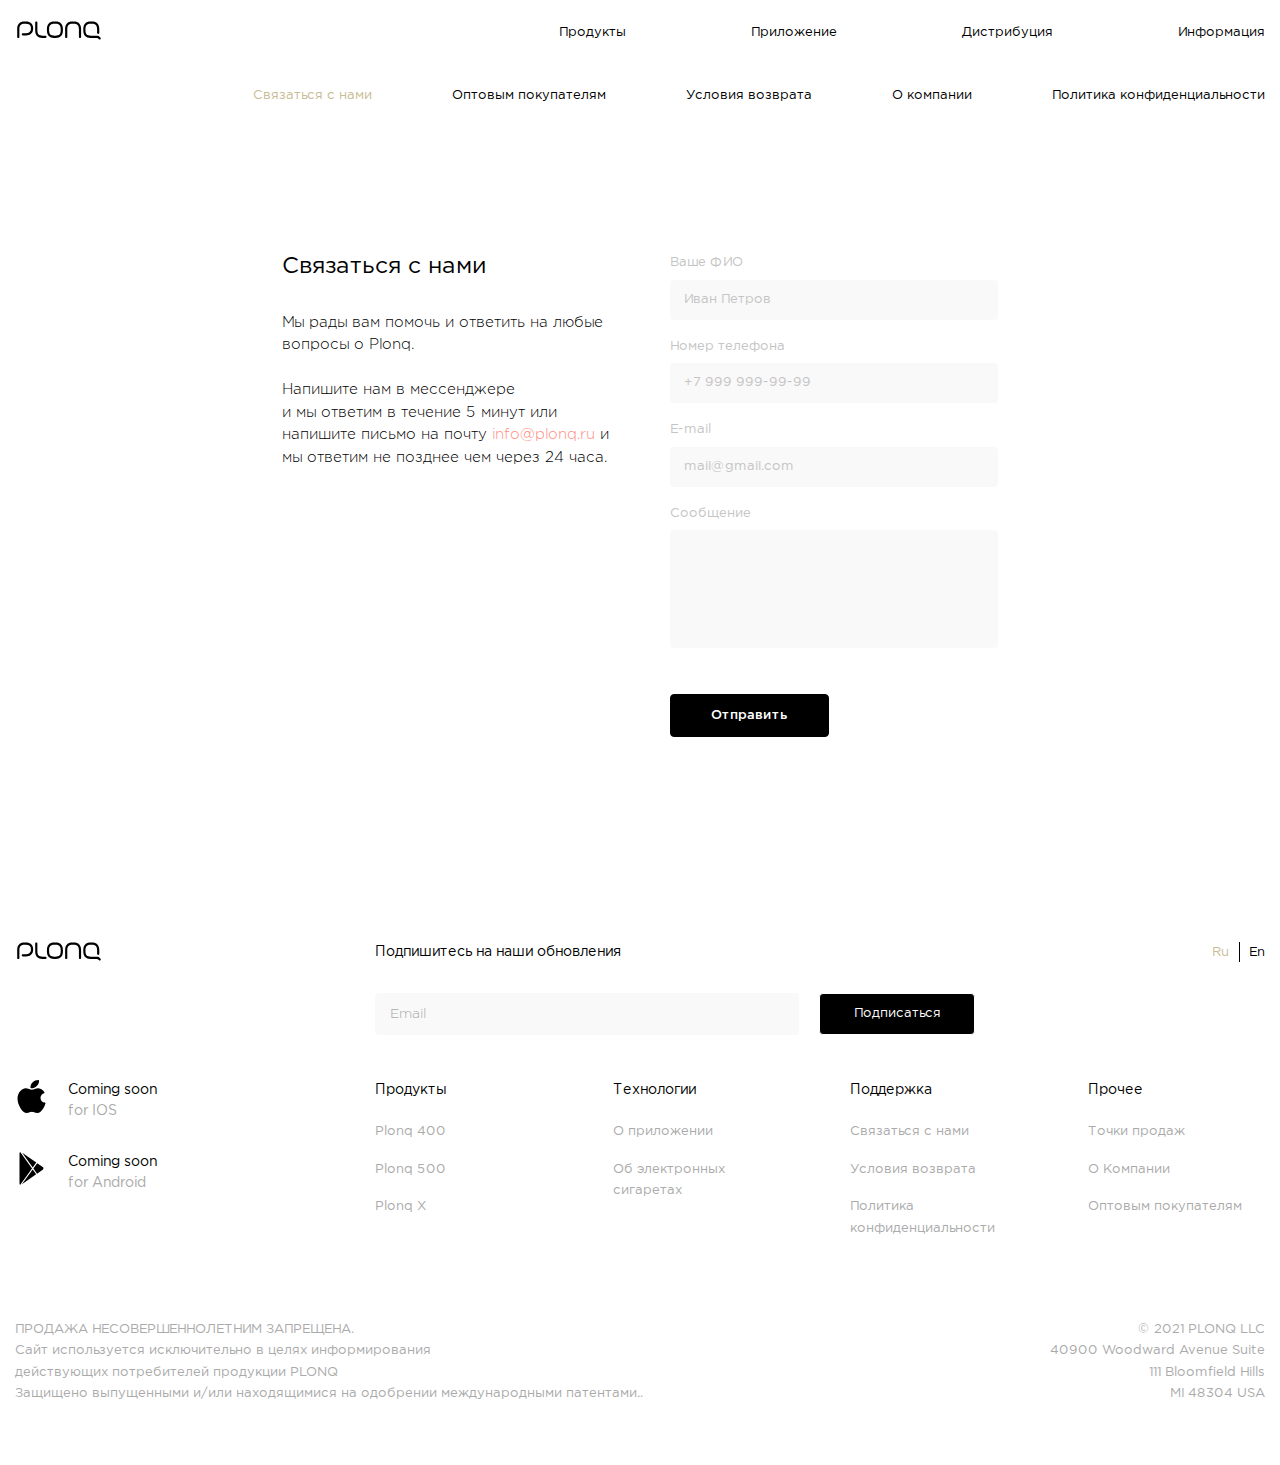
<file: support.html>
<!DOCTYPE html><html lang="ru"><head><meta charset="UTF-8"><meta http-equiv="X-UA-Compatible" content="IE=edge"><meta name="viewport" content="width=device-width,initial-scale=1"><meta property="og:url" content="https://plonq.ru/support"><meta property="og:title" content="Поддержка"><meta property="og:description" content=""><meta property="og:type" content="website"><link href="./css/style.css" rel="stylesheet"><link href="./css/support/page-style.css" rel="stylesheet"><link href="./assets/favicon.ico" rel="shortcut icon" type="image/x-icon"><title>Поддержка</title></head><body><div class="site-container"><header class="header"><div class="container header__container"><a href="#" class="header__map"><svg><use xlink:href="./images/sprite.svg#map"></use></svg></a><div class="header__left"><a href="https://dx1ded.github.io/plonq-landing/" class="logo header__logo"><svg><use xlink:href="./images/sprite.svg#logo"></use></svg></a></div><div class="header__right"><nav class="nav header__nav"><ul class="list-reset nav__list"><li class="nav__item"><a href="#">Продукты</a><div class="dropdown"><ul class="list-reset dropdown__list"><li class="dropdown__item"><a href="https://dx1ded.github.io/plonq-landing/product.html"><h3 class="dropdown__item-name">Plonq X</h3><h4 class="dropdown__item-desc">Умная электронная сигарета</h4></a></li><li class="dropdown__item"><a href="https://dx1ded.github.io/plonq-landing/plonq500.html"><h3 class="dropdown__item-name">Plonq 500</h3><h4 class="dropdown__item-desc">Одноразовая электронная сигарета</h4></a></li><li class="dropdown__item"><a href="https://dx1ded.github.io/plonq-landing/plonq400.html"><h3 class="dropdown__item-name">Plonq 400</h3><h4 class="dropdown__item-desc">Одноразовая электронная сигарета</h4></a></li></ul></div></li><li class="nav__item"><a href="https://dx1ded.github.io/plonq-landing/app.html">Приложение</a></li><li class="nav__item"><a href="https://dx1ded.github.io/plonq-landing/support.html">Дистрибуция</a></li><li class="nav__item"><a href="https://dx1ded.github.io/plonq-landing/info.html">Информация</a></li></ul></nav></div><button class="btn-reset burger__action burger__open header__burger-btn" aria-label="Открыть навигационное меню"><span class="burger__line"></span> <span class="burger__line"></span> <span class="burger__line"></span></button></div></header><main class="main"><section class="hero"><div class="container hero__container"><div class="hero__top"><ul class="list-reset nav__list hero__list"><li class="nav__item hero__item"><a class="tab__link tab__link--active" href="#">Связаться с нами</a></li><li class="nav__item hero__item"><a class="tab__link" href="#">Оптовым покупателям</a></li><li class="nav__item hero__item"><a class="tab__link" href="#">Условия возврата</a></li><li class="nav__item hero__item"><a class="tab__link" href="#">О компании</a></li><li class="nav__item hero__item"><a class="tab__link" href="#">Политика конфиденциальности</a></li></ul></div><div class="hero__content"><ul class="list-reset tabs"><li class="tab tab--visible"><div class="tab__wrapper"><div class="tab__column tab__content"><h2 class="subhead tab__title">Связаться с нами</h2><p class="text tab__text">Мы&nbsp;рады вам помочь и&nbsp;ответить на&nbsp;любые вопросы о&nbsp;Plonq.<br><br>Напишите нам в&nbsp;мессенджере и&nbsp;мы&nbsp;ответим в&nbsp;течение 5&nbsp;минут или напишите письмо на&nbsp;почту <a href="mailto:info@plonq.ru">info@plonq.ru</a> и мы ответим не&nbsp;позднее чем через 24&nbsp;часа.</p></div><div class="tab__column"><form action="/support" class="form tab__form"><legend class="visually-hidden">Форма для отправки</legend><label class="form__label">Ваше ФИО <input type="text" class="form__input" placeholder="Иван Петров" required></label> <label class="form__label">Номер телефона <input type="tel" class="form__input" placeholder="+7 999 999-99-99" required></label> <label class="form__label">E-mail <input type="email" class="form__input" placeholder="mail@gmail.com" required></label> <label class="form__label">Сообщение <textarea class="form__textarea" cols="30" rows="6" required></textarea></label> <input type="submit" value="Отправить" class="btn-reset form__submit"></form></div></div></li><li class="tab"><div class="tab__wrapper"><div class="tab__column tab__content"><h2 class="subhead tab__title">Оптовым покупателям</h2><p class="text tab__text">Для получения оптового прайс-листа, или другой информации по&nbsp;сотрудничеству, вышлите запрос и&nbsp;краткое описание Вашей организации на&nbsp;адрес: <a href="mailto:opt@plonq.ru">opt@plonq.ru</a><br><br>Связаться с&nbsp;оптовым отделом&nbsp;Вы можете по&nbsp;телефону: <a href="tel:74951251991">+7 (495) 125 19 91</a>&nbsp;в рабочие дни с&nbsp;10&nbsp;до&nbsp;18&nbsp;часов или через форму обратной связи:</p></div><div class="tab__column"><form action="/support" class="form tab__form"><legend class="visually-hidden">Форма для отправки</legend><label class="form__label">Ваше ФИО <input type="text" class="form__input" placeholder="Иван Петров" required></label> <label class="form__label">Номер телефона <input type="tel" class="form__input" placeholder="+7 999 999-99-99" required></label> <label class="form__label">E-mail <input type="email" class="form__input" placeholder="mail@gmail.com" required></label> <label class="form__label">Сообщение <textarea class="form__textarea" cols="30" rows="6" required></textarea></label> <input type="submit" value="Отправить" class="btn-reset form__submit"></form></div></div></li><li class="tab tab--info"><h2 class="subhead tab__title">Условия возврата</h2><p class="text"><a href="https://dx1ded.github.io/plonq-landing/">Plonq.ru</a> с&nbsp;уважением относится к&nbsp;праву выбора покупателей, и&nbsp;предлагает возможность отказаться от&nbsp;покупки в&nbsp;случае, если выбранный товар вам не&nbsp;подойдёт.<br><br>Процедура возврата товара регламентируется статьей 26.1 федерального закона &laquo;О&nbsp;защите прав потребителей&raquo;.</p><ul><li class="text text--small">Потребитель вправе отказаться от&nbsp;товара в&nbsp;любое время до&nbsp;его передачи, а&nbsp;после передачи товара&nbsp;&mdash; в&nbsp;течение семи дней;</li><li class="text text--small">Возврат товара надлежащего качества возможен в&nbsp;случае, если сохранены его товарный вид, потребительские свойства, а&nbsp;также документ, подтверждающий факт и&nbsp;условия покупки указанного товара;</li><li class="text text--small">Потребитель не&nbsp;вправе отказаться от&nbsp;товара надлежащего качества, имеющего индивидуально-определенные свойства, если указанный товар может быть использован исключительно приобретающим его человеком;</li><li class="text text--small">При отказе потребителя от&nbsp;товара продавец должен возвратить ему денежную сумму, уплаченную потребителем по&nbsp;договору, за&nbsp;исключением расходов продавца на&nbsp;доставку от&nbsp;потребителя возвращенного товара, не&nbsp;позднее чем через десять дней со&nbsp;дня предъявления потребителем соответствующего требования;</li></ul><p class="text">Возвращаемый товар должен быть представлен:</p><ul><li class="text text--small">в&nbsp;неповрежденной оригинальной упаковке</li><li class="text text--small">без следов использования и&nbsp;механических повреждений, с&nbsp;сохранением товарного вида и&nbsp;потребительских качеств</li><li class="text text--small">с&nbsp;сохранением всех видов маркировки и&nbsp;защиты, пломб, фабричных ярлыков</li><li class="text text--small">Обратите внимание: условия возврата не&nbsp;предполагают эксплуатацию техники, использование в&nbsp;целях тестирования и&nbsp;другое применение товаров.</li></ul><p class="text">Мы&nbsp;принимаем ваше право передумать, но&nbsp;можем отказать в&nbsp;возврате или обмене товаров, бывших в&nbsp;употреблении.<br><br>Для возврата товара надлежащего качества обратитесь по&nbsp;почте <a href="mailto:support@plonq.ru">support@plonq.ru</a> в&nbsp;рабочие дни с&nbsp;10&nbsp;до&nbsp;18&nbsp;часов.</p></li><li class="tab tab--info"><h2 class="subhead tab__title">О компании</h2><span class="text text--small">Реквизиты:</span><p class="text text--small" style="margin-top: 3px;">Общество с&nbsp;ограниченной ответственностью &laquo;ПЛОНК&raquo;</p><div class="tab__group"><span class="text text--small">Юридический адрес:</span><p class="text text--small">&nbsp;117393&nbsp;г. Москва, улица Академика Пилюгина, д.&nbsp;12, к.&nbsp;1, пом/ком/оф 8/3/5.</p></div><div class="tab__group"><span class="text text--small">Фактический адрес:</span><p class="text text--small">&nbsp;117393&nbsp;г. Москва, улица Академика Пилюгина, д.&nbsp;12, к.&nbsp;1, пом/ком/оф 8/3/5.</p></div><div class="tab__group"><span class="text text--small">ИНН:</span><p class="text text--small">&nbsp;7736328185</p></div><div class="tab__group"><span class="text text--small">КПП</span><p class="text text--small">&nbsp;773601001</p></div><div class="tab__group"><span class="text text--small">ОГРН</span><p class="text text--small">&nbsp;1207700186847</p></div><p class="text" style="margin-top: 10px;">Порядок предъявления требований потребителями при обнаружении недостатков в&nbsp;товарах, приобретённых в&nbsp;интернет-магазине: в&nbsp;соответствии с&nbsp;Законом РФ&nbsp;от&nbsp;07.02.1992&nbsp;N 2300-1 &laquo;О&nbsp;защите прав потребителей&raquo;, требования могут быть предъявлены к&nbsp;Продавцу: ООО &laquo;ПЛОНК&raquo;, адрес: 117393&nbsp;г. Москва, улица Академика Пилюгина, д.&nbsp;12, к.&nbsp;1, пом/ком/оф 8/3/5.</p></li><li class="tab tab--info"><h2 class="subhead tab__title">Политика в отношении обработки персональных данных</h2><span class="text text--small text--bottom">1. Общие положеня</span><p class="text">Настоящая политика обработки персональных данных составлена в&nbsp;соответствии с&nbsp;требованиями Федерального закона от&nbsp;27.07.2006. &#8470;&nbsp;152-ФЗ &laquo;О&nbsp;персональных данных&raquo; и&nbsp;определяет порядок обработки персональных данных и&nbsp;меры по&nbsp;обеспечению безопасности персональных данных, предпринимаемые ООО &laquo;ПЛОНК&raquo; (далее&nbsp;&mdash; Оператор).<br><br>1.1. Оператор ставит своей важнейшей целью и&nbsp;условием осуществления своей деятельности соблюдение прав и&nbsp;свобод человека и&nbsp;гражданина при обработке его персональных данных, в&nbsp;том числе защиты прав на&nbsp;неприкосновенность частной жизни, личную и&nbsp;семейную тайну.<br><br>1.2. Настоящая политика Оператора в&nbsp;отношении обработки персональных данных (далее&nbsp;&mdash; Политика) применяется ко&nbsp;всей информации, которую Оператор может получить о&nbsp;посетителях веб-сайта <a href="https://dx1ded.github.io/plonq-landing/">http://plonq.ru</a>.</p><span class="text text--small text--bottom">2. Основные понятия, используемые в Политике</span><p class="text">2.1. Автоматизированная обработка персональных данных&nbsp;&mdash; обработка персональных данных с&nbsp;помощью средств вычислительной техники;<br><br>2.2. Блокирование персональных данных&nbsp;&mdash; временное прекращение обработки персональных данных (за&nbsp;исключением случаев, если обработка необходима для уточнения персональных данных);<br><br>2.3. Веб-сайт&nbsp;&mdash; совокупность графических и&nbsp;информационных материалов, а&nbsp;также программ для ЭВМ и&nbsp;баз данных, обеспечивающих их&nbsp;доступность в&nbsp;сети интернет по&nbsp;сетевому адресу <a href="https://dx1ded.github.io/plonq-landing/">http://plonq.ru</a>;<br><br>2.4. Информационная система персональных данных&nbsp;&mdash; совокупность содержащихся в&nbsp;базах данных персональных данных, и&nbsp;обеспечивающих их&nbsp;обработку информационных технологий и&nbsp;технических средств;<br><br>2.5. Обезличивание персональных данных&nbsp;&mdash; действия, в&nbsp;результате которых невозможно определить без использования дополнительной информации принадлежность персональных данных конкретному Пользователю или иному субъекту персональных данных;<br><br>2.6. Обработка персональных данных&nbsp;&mdash; любое действие (операция) или совокупность действий (операций), совершаемых с&nbsp;использованием средств автоматизации или без использования таких средств с&nbsp;персональными данными, включая сбор, запись, систематизацию, накопление, хранение, уточнение (обновление, изменение), извлечение, использование, передачу (распространение, предоставление, доступ), обезличивание, блокирование, удаление, уничтожение персональных данных;<br><br>2.7. Оператор&nbsp;&mdash; государственный орган, муниципальный орган, юридическое или физическое лицо, самостоятельно или совместно с&nbsp;другими лицами организующие&nbsp;и (или) осуществляющие обработку персональных данных, а&nbsp;также определяющие цели обработки персональных данных, состав персональных данных, подлежащих обработке, действия (операции), совершаемые с&nbsp;персональными данными;<br><br>2.8. Персональные данные&nbsp;&mdash; любая информация, относящаяся прямо или косвенно к&nbsp;определенному или определяемому Пользователю веб-сайта <a href="https://dx1ded.github.io/plonq-landing/">http://plonq.ru</a>;<br><br>2.9. Пользователь&nbsp;&mdash; любой посетитель веб-сайта <a href="https://dx1ded.github.io/plonq-landing/">http://plonq.ru</a>;<br><br>2.10. Предоставление персональных данных&nbsp;&mdash; действия, направленные на&nbsp;раскрытие персональных данных определенному лицу или определенному кругу лиц;<br><br>2.11. Распространение персональных данных&nbsp;&mdash; любые действия, направленные на&nbsp;раскрытие персональных данных неопределенному кругу лиц (передача персональных данных) или на&nbsp;ознакомление с&nbsp;персональными данными неограниченного круга лиц, в&nbsp;том числе обнародование персональных данных в&nbsp;средствах массовой информации, размещение в&nbsp;информационно-телекоммуникационных сетях или предоставление доступа к&nbsp;персональным данным каким-либо иным способом;<br><br>2.12. Трансграничная передача персональных данных&nbsp;&mdash; передача персональных данных на&nbsp;территорию иностранного государства органу власти иностранного государства, иностранному физическому или иностранному юридическому лицу;<br><br>2.13. Уничтожение персональных данных&nbsp;&mdash; любые действия, в&nbsp;результате которых персональные данные уничтожаются безвозвратно с&nbsp;невозможностью дальнейшего восстановления содержания персональных данных в&nbsp;информационной системе персональных данных&nbsp;и (или) уничтожаются материальные носители персональных данных.</p><span class="text text--small text--bottom">3. Оператор может обрабатывать следующие персональные данные Пользователя</span><p class="text">3.1. Фамилия, имя, отчество;<br><br>3.2. Электронный адрес;<br><br>3.3. Номера телефонов;<br><br>3.4. Также на&nbsp;сайте происходит сбор и&nbsp;обработка обезличенных данных о&nbsp;посетителях (в&nbsp;т.ч. файлов &laquo;cookie&raquo;) с&nbsp;помощью сервисов интернет-статистики (Яндекс Метрика и&nbsp;Гугл Аналитика и&nbsp;других).<br><br>3.5. Вышеперечисленные данные далее по&nbsp;тексту Политики объединены общим понятием Персональные данные.</p><span class="text text--small text--bottom">4. Цели обработки персональных данных</span><p class="text">4.1. Цель обработки персональных данных Пользователя&nbsp;&mdash; информирование Пользователя посредством отправки электронных писем; заключение, исполнение и&nbsp;прекращение гражданско-правовых договоров; предоставление доступа Пользователю к&nbsp;сервисам, информации и/или материалам, содержащимся на&nbsp;веб-сайте.<br><br>4.2. Также Оператор имеет право направлять Пользователю уведомления о&nbsp;новых продуктах и&nbsp;услугах, специальных предложениях и&nbsp;различных событиях. Пользователь всегда может отказаться от&nbsp;получения информационных сообщений, направив Оператору письмо на&nbsp;адрес электронной почты <a href="mailto:privacy@plonq.ru">privacy@plonq.ru</a> с&nbsp;пометкой &laquo;Отказ от&nbsp;уведомлений о&nbsp;новых продуктах и&nbsp;услугах и&nbsp;специальных предложениях&raquo;.<br><br>4.3. Обезличенные данные Пользователей, собираемые с&nbsp;помощью сервисов интернет-статистики, служат для сбора информации о&nbsp;действиях Пользователей на&nbsp;сайте, улучшения качества сайта и&nbsp;его содержания.</p><span class="text text--small text--bottom">5. Правовые основания обработки персональных данных</span><p class="text">5.1. Оператор обрабатывает персональные данные Пользователя только в&nbsp;случае их&nbsp;заполнения и/или отправки Пользователем самостоятельно через специальные формы, расположенные на&nbsp;сайте <a href="https://dx1ded.github.io/plonq-landing/">http://plonq.ru</a>. Заполняя соответствующие формы и/или отправляя свои персональные данные Оператору, Пользователь выражает свое согласие с&nbsp;данной Политикой.<br><br>5.2. Оператор обрабатывает обезличенные данные о&nbsp;Пользователе в&nbsp;случае, если это разрешено в&nbsp;настройках браузера Пользователя (включено сохранение файлов &laquo;cookie&raquo; и&nbsp;использование технологии JavaScript).</p><span class="text text--small text--bottom">6. Порядок сбора, хранения, передачи и других видов обработки персональных данных</span><p class="text">Безопасность персональных данных, которые обрабатываются Оператором, обеспечивается путем реализации правовых, организационных и&nbsp;технических мер, необходимых для выполнения в&nbsp;полном объеме требований действующего законодательства в&nbsp;области защиты персональных данных.<br><br>6.1. Оператор обеспечивает сохранность персональных данных и&nbsp;принимает все возможные меры, исключающие доступ к&nbsp;персональным данным неуполномоченных лиц. 6.2. Персональные данные Пользователя никогда, ни&nbsp;при каких условиях не&nbsp;будут переданы третьим лицам, за&nbsp;исключением случаев, связанных с&nbsp;исполнением действующего законодательства.<br><br>6.3. В&nbsp;случае выявления неточностей в&nbsp;персональных данных, Пользователь может актуализировать их&nbsp;самостоятельно, путем направления Оператору уведомление на&nbsp;адрес электронной почты Оператора <a href="mailto:privacy@plonq.ru">privacy@plonq.ru</a> с&nbsp;пометкой &laquo;Актуализация персональных данных&raquo;.<br><br>6.4. Срок обработки персональных данных является неограниченным. Пользователь может в&nbsp;любой момент отозвать свое согласие на&nbsp;обработку персональных данных, направив Оператору уведомление посредством электронной почты на&nbsp;электронный адрес Оператора privacy@plonq.ru с&nbsp;пометкой &laquo;Отзыв согласия на&nbsp;обработку персональных данных&raquo;.</p><span class="text text--small text--bottom">7. Трансграничная передача персональных данных</span><p class="text">7.1. Оператор до&nbsp;начала осуществления трансграничной передачи персональных данных обязан убедиться в&nbsp;том, что иностранным государством, на&nbsp;территорию которого предполагается осуществлять передачу персональных данных, обеспечивается надежная защита прав субъектов персональных данных.<br><br>7.2. Трансграничная передача персональных данных на&nbsp;территории иностранных государств, не&nbsp;отвечающих вышеуказанным требованиям, может осуществляться только в&nbsp;случае наличия согласия в&nbsp;письменной форме субъекта персональных данных на&nbsp;трансграничную передачу его персональных данных и/или исполнения договора, стороной которого является субъект персональных данных.</p><span class="text text--small text--bottom">8. Заключительные положения</span><p class="text">8.1. Пользователь может получить любые разъяснения по интересующим вопросам, касающимся обработки его персональных данных, обратившись к Оператору с помощью электронной почты <a href="mailto:privacy@plonq.ru">privacy@plonq.ru</a>.<br><br>8.2. В данном документе будут отражены любые изменения политики обработки персональных данных Оператором. Политика действует бессрочно до замены ее новой версией.<br><br>8.3. Актуальная версия Политики в свободном доступе расположена в сети Интернет по адресу <a href="https://dx1ded.github.io/plonq-landing/support.html#privacy">http://plonq.ru/privacy/</a>.</p></li></ul></div></div></section></main><footer class="footer"><div class="container footer__container"><div class="footer__top"><div class="footer__wrapper"><a href="https://dx1ded.github.io/plonq-landing/" class="logo footer__logo"><svg><use xlink:href="./images/sprite.svg#logo"></use></svg></a></div><form action="/" class="footer__form"><legend>Подпишитесь на наши обновления</legend><fieldset class="footer__form-group"><input type="email" class="input footer__form-input" placeholder="Email" required> <input type="submit" value="Подписаться" class="btn-reset btn--secondary footer__form-submit"></fieldset></form><div class="footer__languages"><button class="btn-reset footer__language footer__language--active" aria-label="Переключить язык на Русский">Ru</button> <button class="btn-reset footer__language" aria-label="Переключить язык на Английский">En</button></div></div><div class="footer__middle"><div class="footer__applications"><div class="footer__application"><div class="footer__application-img"><svg><use xlink:href="./images/sprite.svg#apple"></use></svg></div><div class="footer__application-content"><h4 class="footer__application-status">Coming soon</h4><h4 class="footer__application-platform">for IOS</h4></div></div><div class="footer__application"><div class="footer__application-img"><svg><use xlink:href="./images/sprite.svg#android"></use></svg></div><div class="footer__application-content"><h4 class="footer__application-status">Coming soon</h4><h4 class="footer__application-platform">for Android</h4></div></div></div><div class="footer__links"><div class="link"><h3 class="link__title">Продукты</h3><div class="link__group"><a href="https://dx1ded.github.io/plonq-landing/plonq400.html">Plonq 400</a> <a href="https://dx1ded.github.io/plonq-landing/plonq500.html">Plonq 500</a> <a href="https://dx1ded.github.io/plonq-landing/product.html">Plonq X</a></div></div><div class="link"><h3 class="link__title">Технологии</h3><div class="link__group"><a href="https://dx1ded.github.io/plonq-landing/app.html">О приложении</a> <a href="https://dx1ded.github.io/plonq-landing/info.html">Об электронных сигаретах</a></div></div><div class="link"><h3 class="link__title">Поддержка</h3><div class="link__group"><a href="https://dx1ded.github.io/plonq-landing/support.html#contact">Связаться с нами</a> <a href="https://dx1ded.github.io/plonq-landing/support.html#refund">Условия возврата</a> <a href="https://dx1ded.github.io/plonq-landing/support.html#policy">Политика конфиденциальности</a></div></div><div class="link"><h3 class="link__title">Прочее</h3><div class="link__group"><a href="#">Точки продаж</a> <a href="https://dx1ded.github.io/plonq-landing/support.html#about">О Компании</a> <a href="https://dx1ded.github.io/plonq-landing/support.html#wholesale">Оптовым покупателям</a></div></div></div><div class="footer__content"><a href="#" class="footer__content-social"><svg><use xlink:href="./images/sprite.svg#instagram"></use></svg></a><div class="footer__content-group"><p class="footer__content-text">&copy;&nbsp;2021&nbsp;PLONQ LLC<br>40900 Woodward Avenue Suite<br>111 Bloomfield Hills<br>MI&nbsp;48304&nbsp;USA</p></div></div></div><div class="footer__bottom"><div class="footer__inner"><h4 class="footer__warn"><span class="big">ПРОДАЖА НЕСОВЕРШЕННОЛЕТНИМ ЗАПРЕЩЕНА.</span><br><span class="line">Сайт используется исключительно в&nbsp;целях информирования</span> <span class="line">действующих потребителей продукции PLONQ</span> Защищено выпущенными и/или находящимися на&nbsp;одобрении международными патентами..</h4><div class="footer__content"><p class="footer__content-text">&copy;&nbsp;2021&nbsp;PLONQ LLC<br>40900 Woodward Avenue Suite<br>111 Bloomfield Hills<br>MI&nbsp;48304&nbsp;USA</p></div></div></div></div></footer></div><div class="burger" id="burger"><div class="container burger__container"><button class="btn-reset burger__action burger__close" aria-label="Закрыть навигационное меню"><span></span> <span></span></button><div class="burger__links"><div class="link"><h3 class="link__title">Продукты</h3><div class="link__group"><a href="https://dx1ded.github.io/plonq-landing/plonq400.html">Plonq 400</a> <a href="https://dx1ded.github.io/plonq-landing/plonq500.html">Plonq 500</a> <a href="https://dx1ded.github.io/plonq-landing/product.html">Plonq X</a></div></div><div class="link"><h3 class="link__title">Технологии</h3><div class="link__group"><a href="https://dx1ded.github.io/plonq-landing/app.html">О приложении</a> <a href="https://dx1ded.github.io/plonq-landing/info.html">Об электронных сигаретах</a></div></div><div class="link"><h3 class="link__title">Поддержка</h3><div class="link__group"><a href="https://dx1ded.github.io/plonq-landing/support.html#contact">Связаться с нами</a> <a href="https://dx1ded.github.io/plonq-landing/support.html#refund">Условия возврата</a> <a href="https://dx1ded.github.io/plonq-landing/support.html#policy">Политика конфиденциальности</a></div></div><div class="link"><h3 class="link__title">Прочее</h3><div class="link__group"><a href="#">Точки продаж</a> <a href="https://dx1ded.github.io/plonq-landing/support.html#about">О Компании</a> <a href="https://dx1ded.github.io/plonq-landing/support.html#wholesale">Оптовым покупателям</a></div></div></div></div></div><div class="preloader preloader--active" id="preloader"><div class="container preloader__container"><div class="preloader__logo"><svg width="88" height="20" viewBox="0 0 88 20" xmlns="http://www.w3.org/2000/svg"><path d="M18.949 10.0887V1.67901C18.94 0.969763 19.4085 0.5 20.1023 0.5C20.7961 0.5 21.2557 0.969763 21.2557 1.67901L21.2467 9.78474C21.2467 13.8008 22.8866 15.4956 26.8692 15.4956L29.7705 15.4864C30.4643 15.4956 30.9238 15.9561 30.9238 16.6654C30.9238 17.3746 30.4643 17.8536 29.7705 17.8444H26.5358C21.6792 17.8536 18.94 15.0535 18.949 10.0887ZM58.0181 0.638166H59.6941C64.5507 0.638166 67.2628 3.4199 67.2718 8.39387V16.822C67.2628 17.5312 66.8123 17.9918 66.1185 17.9918C65.4247 17.9918 64.9561 17.5312 64.9651 16.822L64.9471 8.70705C64.9561 4.68182 63.3253 3.01462 59.3517 3.01462H58.3605C54.3869 3.01462 52.738 4.67261 52.738 8.70705L52.747 16.8128C52.738 17.5312 52.2875 17.9918 51.5937 17.9918C50.8999 17.9918 50.4314 17.5312 50.4404 16.8128V8.39387C50.4314 3.4199 53.1615 0.638166 58.0181 0.638166ZM7.57788 0.638166H9.25381C13.8671 0.638166 16.8226 3.15278 16.8226 7.88726C16.8226 12.5849 13.8671 15.1456 9.25381 15.1364H5.93798C5.23517 15.1456 4.78465 14.6666 4.78465 13.9573C4.78465 13.2481 5.23517 12.7875 5.93798 12.7783L8.91142 12.7875C12.6417 12.7875 14.5069 11.3414 14.5069 7.88726C14.5069 4.43312 12.6417 3.01462 8.91142 3.01462H7.92027C3.94669 3.01462 2.29778 4.67261 2.29778 8.70705L2.30679 16.8128C2.29778 17.5312 1.84726 17.9918 1.15346 17.9918C0.459659 17.9918 -0.00888269 17.5312 0.000127718 16.8128V8.39387C-0.00888269 3.4199 2.72127 0.638166 7.57788 0.638166ZM77.1562 0.638166H78.8322C83.6888 0.638166 86.4099 3.4199 86.4099 8.39387V12.4283C86.4009 13.1468 85.9504 13.6257 85.2566 13.6257C84.5628 13.6257 84.0942 13.1468 84.1032 12.4283L84.0852 8.69784C84.0942 4.67261 82.4634 3.0054 78.4898 3.0054H77.4986C73.525 3.0054 71.8761 4.65419 71.8761 8.69784V9.77553C71.8761 13.81 73.516 15.4864 77.4986 15.4864H83.887C85.5359 15.4864 86.1126 15.9009 86.9956 16.8036L87.5272 17.347C88.1039 17.9365 88.1579 18.655 87.6624 19.1524C87.1668 19.659 86.491 19.6314 85.8242 18.9405L85.2386 18.3418C84.9502 18.0563 84.6889 17.8352 83.9681 17.826H77.1472C72.2996 17.8352 69.5695 15.0443 69.5695 10.0703V8.38466C69.5785 3.4199 72.2996 0.638166 77.1562 0.638166ZM33.5999 8.70705V9.78474C33.5999 13.8192 35.2398 15.4956 39.2224 15.4956H40.2136C44.1872 15.4956 45.809 13.8192 45.809 9.78474V8.70705C45.809 4.67261 44.1872 3.01462 40.2136 3.01462H39.2224C35.2488 3.01462 33.5999 4.6634 33.5999 8.70705ZM38.88 0.638166H40.556C45.4126 0.638166 48.1337 3.4199 48.1337 8.39387V10.0795C48.1337 15.0535 45.4126 17.8352 40.556 17.8352H38.88C34.0234 17.8352 31.3023 15.0535 31.3023 10.0795V8.39387C31.3023 3.4199 34.0324 0.638166 38.88 0.638166Z"/></svg></div><div class="preloader__text"><h3>Загрузка...</h3></div></div></div><script src="./js/support.js"></script></body></html>
</file>
<file: css/index/page-style.css>
.hero{background-image:url(../../images/main-bg.jpg);background-position:50%;background-repeat:no-repeat;background-size:cover;height:calc(100vh - 64px);min-height:800px;width:100%}.hero__container{-webkit-box-orient:vertical;-webkit-box-direction:normal;-webkit-box-pack:center;-ms-flex-pack:center;display:-webkit-box;display:-ms-flexbox;display:flex;-ms-flex-direction:column;flex-direction:column;height:100%;justify-content:center;max-width:var(--mw-2)}@media (max-width:1054px){.hero__container{padding-left:50px}}@media (max-width:960px){.hero__container{-webkit-box-align:center;-ms-flex-align:center;-webkit-box-pack:justify;-ms-flex-pack:justify;align-items:center;justify-content:space-between;padding:var(--prebig-offset) var(--container-horizontal-offset) var(--middle-offset);text-align:center}}@media (max-width:375px){.hero__container{padding:var(--supmiddle-offset) var(--container-horizontal-offset) var(--premiddle-offset)}}.hero__images{fill:var(--color-white)}.hero__logo{margin-bottom:var(--premiddle-offset)}.hero__logo-name{height:48px;width:215px}@media (max-width:960px){.hero__logo-name{height:33px;width:145px}}@media (max-width:375px){.hero__logo-name{height:26px;width:114px}}.hero__logo-mark{height:51px;width:96px}@media (max-width:960px){.hero__logo-mark{height:35px;width:64px}}@media (max-width:375px){.hero__logo-mark{height:32px;width:58px}.hero__logo{margin-bottom:var(--supsmall-offset)}}.hero__title{margin-bottom:var(--middle-offset)}@media (max-width:960px){.hero{background-image:url(../../images/main-bg-960.jpg);background-position:center 80%}.hero__btn{border-color:currentColor}.hero__btn,.hero__link{color:var(--color-plantation)}}@media (max-width:576px){.hero{min-height:536px}}@media (max-width:375px){.hero{min-height:504px}}.about{padding-top:200px}.about__container{-webkit-box-align:center;-ms-flex-align:center;-webkit-box-pack:justify;-ms-flex-pack:justify;align-items:center;display:-webkit-box;display:-ms-flexbox;display:flex;justify-content:space-between;max-width:var(--mw-2)}.about__image img{max-width:100%}.about__image--mobile{display:none;margin-bottom:100px}@media (max-width:375px){.about__image--mobile{margin-bottom:var(--main-offset)}}@media (max-width:960px){.about__image{display:none}.about__image--mobile{display:block}}.about__images{color:var(--color-black)}.about__logo{margin-bottom:var(--premiddle-offset)}.about__logo-name{height:45px;width:196px}@media (max-width:960px){.about__logo-name{height:33px;width:145px}}@media (max-width:375px){.about__logo-name{height:26px;width:124px}}.about__logo-mark{height:60px;width:60px}@media (max-width:960px){.about__logo-mark{height:30px;width:30px}}.about__title{margin-bottom:var(--middle-offset)}@media (max-width:960px){.about__title{text-align:center}}@media (max-width:375px){.about__title{margin-bottom:var(--main-offset)}}.about__link{color:var(--color-black)}@media (max-width:960px){.about__content{-webkit-box-orient:vertical;-webkit-box-direction:normal;-webkit-box-align:center;-ms-flex-align:center;align-items:center;display:-webkit-box;display:-ms-flexbox;display:flex;-ms-flex-direction:column;flex-direction:column;width:100%}}@media (max-width:375px){.about{padding-top:70px}}.products{padding-top:200px}.products__container{display:grid;gap:200px;grid-template-columns:repeat(2,minmax(0,1fr));max-width:var(--mw-2)}@media (max-width:1210px){.products__container{gap:200px 134px}}@media (max-width:960px){.products__container{-webkit-box-pack:center;-ms-flex-pack:center;grid-template-columns:minmax(0,382px);justify-content:center}}@media (max-width:768px){.products__container{gap:var(--prebig-offset) 0}}@media (max-width:375px){.products{padding-top:var(--prebig-offset)}}.product{-webkit-box-align:center;-ms-flex-align:center;align-items:center;display:-webkit-box;display:-ms-flexbox;display:flex}.product,.product__img{-webkit-transition:-webkit-transform .3s ease-in-out;transition:-webkit-transform .3s ease-in-out;transition:transform .3s ease-in-out;transition:transform .3s ease-in-out,-webkit-transform .3s ease-in-out}.product__img{-webkit-box-shadow:12px 20px 50px 0 #cbcbcb;box-shadow:12px 20px 50px 0 #cbcbcb;margin-right:var(--supmiddle-offset)}@media (max-width:768px){.product__img{margin-bottom:var(--main-offset);margin-right:0}}.product__logo{display:block;margin-bottom:35px}.product__logo-name{height:28px;margin-right:var(--small-offset);width:130px}@media (max-width:768px){.product__logo-name{height:25px;width:110px}}.product__logo-mark{height:30px;width:58px}.product__logo-mark--x{height:40px;width:40px}@media (max-width:768px){.product__logo-mark{height:28px;width:54px}.product__logo-mark--x{height:31px;width:31px}.product__images{-webkit-box-pack:center;-ms-flex-pack:center;justify-content:center}}.product__desc{margin-bottom:var(--supsmall-offset)}.product__price{color:var(--color-black);font-family:Montserrat,sans-serif;font-size:21px;font-weight:600;line-height:1.42;margin-bottom:var(--main-offset)}@media (max-width:768px){.product__price{margin-bottom:var(--small-offset)}}.product__btn{font-weight:500}.product__text{margin-top:var(--supmiddle-offset)}@media (max-width:768px){.product__text{margin-top:35px}}.product:nth-child(3){-webkit-transform:translateX(-120px);transform:translateX(-120px)}@media (min-width:1025px){.product:nth-child(3):hover{-webkit-transform:translateX(-120px) scale(1.08);transform:translateX(-120px) scale(1.08)}}@media (max-width:1210px){.product:nth-child(3){-webkit-transform:none;transform:none}}@media (max-width:960px){.product:nth-child(3){-webkit-transform:translateX(-120px);transform:translateX(-120px)}}@media (max-width:768px){.product:nth-child(3){-webkit-transform:none;transform:none}}@media (min-width:1025px){.product:hover{-webkit-transform:scale(1.08);transform:scale(1.08)}}@media (max-width:768px){.product{-webkit-box-orient:vertical;-webkit-box-direction:normal;-ms-flex-direction:column;flex-direction:column;text-align:center}}.map{padding-top:var(--big-offset)}@media (max-width:960px){.map__container{max-width:var(--mw-tablet)}}@media (max-width:576px){.map__container{padding:0}}.map__wrapper{background-color:var(--color-gray);padding-bottom:var(--main-offset)}.map__img{height:400px;margin-bottom:var(--main-offset)}.map__img img{height:100%;-o-object-fit:cover;object-fit:cover;width:100%}@media (max-width:576px){.map__img{height:375px}}.map__content{text-align:center}.map__text{margin:0 auto;margin-bottom:var(--main-offset)}.map__text span.bold{font-weight:500}@media (max-width:960px){.map__text span.upper{text-transform:uppercase}}.map__btn{font-weight:500}@media (max-width:375px){.map{padding-top:var(--prebig-offset)}}.info{padding:var(--supsmall-offset) 0 var(--prebig-offset)}.info__container{display:grid;gap:var(--supsmall-offset);grid-template-columns:repeat(2,1fr)}@media (max-width:960px){.info__container{grid-template-columns:1fr;max-width:var(--mw-tablet)}}@media (max-width:576px){.info__container{padding:0}}@media (max-width:375px){.info__container{gap:8px}}.info__title{margin-bottom:var(--premiddle-offset)}.info__desc{margin-bottom:var(--middle-offset);max-width:300px}@media (max-width:960px){.info__desc{max-width:248px}}@media (max-width:375px){.info__desc{max-width:300px}}.info__link{color:var(--color-black)}.info__column{-webkit-box-align:center;-ms-flex-align:center;-webkit-box-pack:justify;-ms-flex-pack:justify;align-items:center;background:var(--color-gray);display:-webkit-box;display:-ms-flexbox;display:flex;justify-content:space-between;padding:25px 80px}@media (max-width:1210px){.info__column{padding:25px}}@media (max-width:960px){.info__column{padding:40px 80px}}@media (max-width:576px){.info__column{padding:40px 20px}}@media (max-width:375px){.info__column{padding:60px 20px}}@media (max-width:576px){.info__image img{max-width:125px}}@media (max-width:375px){.info__image{display:none}.info{padding:8px 0 var(--main-offset)}}.webp .hero{background-image:url(../../images/main-bg.webp)}@media (max-width:960px){.webp .hero{background-image:url(../../images/main-bg-960.webp)}}
</file>
<file: css/plonq400/page-style.css>
.hero{padding:var(--big-offset) 0 var(--prebig-offset)}.hero__container{-webkit-box-align:start;-ms-flex-align:start;-webkit-box-pack:justify;-ms-flex-pack:justify;align-items:flex-start;display:-webkit-box;display:-ms-flexbox;display:flex;justify-content:space-between;max-width:1256px}@media (max-width:960px){.hero__container{-webkit-box-pack:center;-ms-flex-pack:center;justify-content:center;max-width:var(--mw-tablet)}}.hero__logo{margin-bottom:var(--middle-offset)}.hero__logo-name{height:45px;width:196px}@media (max-width:960px){.hero__logo-name{height:33px;width:145px}}.hero__logo-mark{height:80px;width:80px}@media (max-width:960px){.hero__logo-mark{height:35px;width:64px}.hero__logo{margin-bottom:var(--supsmall-offset)}}.hero__title{margin-bottom:var(--middle-offset)}.hero__link{color:var(--color-black);margin-right:0}.hero__image img{max-width:100%}.hero__image--mobile,.hero__image--tablet{display:none}@media (max-width:960px){.hero__image{display:none;margin-bottom:var(--middle-offset)}.hero__image--tablet{display:block}}@media (max-width:576px){.hero__image{margin-bottom:var(--premiddle-offset)}.hero__image--tablet{display:none}.hero__image--mobile{display:block}}@media (max-width:960px){.hero__content{-webkit-box-orient:vertical;-webkit-box-direction:normal;-webkit-box-align:center;-ms-flex-align:center;align-items:center;display:-webkit-box;display:-ms-flexbox;display:flex;-ms-flex-direction:column;flex-direction:column;text-align:center}.hero{padding:var(--prebig-offset) 0}}@media (max-width:375px){.hero{padding:var(--supmiddle-offset) 0}}
</file>
<file: css/plonq500/page-style.css>
.hero{padding:var(--big-offset) 0 var(--prebig-offset)}.hero__container{-webkit-box-align:start;-ms-flex-align:start;-webkit-box-pack:justify;-ms-flex-pack:justify;align-items:flex-start;display:-webkit-box;display:-ms-flexbox;display:flex;justify-content:space-between;max-width:1256px}@media (max-width:960px){.hero__container{-webkit-box-pack:center;-ms-flex-pack:center;justify-content:center;max-width:var(--mw-tablet)}}.hero__logo{margin-bottom:var(--middle-offset)}.hero__logo-name{height:45px;width:196px}@media (max-width:960px){.hero__logo-name{height:33px;width:145px}}.hero__logo-mark{height:80px;width:80px}@media (max-width:960px){.hero__logo-mark{height:35px;width:64px}.hero__logo{margin-bottom:var(--supsmall-offset)}}.hero__title{margin-bottom:var(--middle-offset)}.hero__link{color:var(--color-black);margin-right:0}.hero__image img{max-width:100%}.hero__image--mobile,.hero__image--tablet{display:none}@media (max-width:960px){.hero__image{display:none;margin-bottom:var(--middle-offset)}.hero__image--tablet{display:block}}@media (max-width:576px){.hero__image{margin-bottom:var(--premiddle-offset)}.hero__image--tablet{display:none}.hero__image--mobile{display:block}}@media (max-width:960px){.hero__content{-webkit-box-orient:vertical;-webkit-box-direction:normal;-webkit-box-align:center;-ms-flex-align:center;align-items:center;display:-webkit-box;display:-ms-flexbox;display:flex;-ms-flex-direction:column;flex-direction:column;text-align:center}.hero{padding:var(--prebig-offset) 0}}@media (max-width:375px){.hero{padding:var(--supmiddle-offset) 0}}
</file>
<file: css/product/page-style.css>
.info{-webkit-box-align:center;-ms-flex-align:center;-webkit-box-pack:justify;-ms-flex-pack:justify;align-items:center;display:-webkit-box;display:-ms-flexbox;display:flex;justify-content:space-between;margin:0 auto;max-width:var(--design-mw-4)}.info__content{-ms-flex-preferred-size:350px;flex-basis:350px}@media (max-width:768px){.info__content{margin-bottom:var(--middle-offset)}}.info__image img{max-width:100%}.info__title{margin-bottom:var(--premiddle-offset)}@media (max-width:768px){.info__title{font-size:22px}}.info__desc{margin-bottom:var(--supsmall-offset)}.info__desc,.info__text{max-width:344px}@media (max-width:768px){.info{-webkit-box-orient:vertical;-webkit-box-direction:normal;-ms-flex-direction:column;flex-direction:column}.info__content{-ms-flex-preferred-size:initial;flex-basis:auto}.info__image{-webkit-box-ordinal-group:3;-ms-flex-order:2;order:2}}@media (max-width:960px){.info{max-width:var(--design-mw-tablet)}}.plonqx{background-color:var(--color-white);padding:100px 0}@media (max-width:960px){.plonqx{padding:var(--supmiddle-offset) 0}.plonqx .info__image{width:178px}}@media (max-width:768px){.plonqx{padding:45px 0}}.capsule{background-color:var(--color-white);padding:var(--big-offset) 0}@media (max-width:960px){.capsule{padding:var(--prebig-offset) 0}.capsule .info__image{width:192px}}.plonq500{background-color:var(--color-gray);padding:var(--big-offset) 0}@media (max-width:960px){.plonq500{padding:var(--prebig-offset) 0}.plonq500 .info__image{width:348px}}@media (max-width:375px){.plonq500 .info__image{width:100%}}.fluid{background-color:var(--color-white);padding:var(--big-offset) 0}.fluid__title{margin:0 auto 100px;max-width:var(--design-mw-4)}@media (max-width:960px){.fluid__title{margin-bottom:var(--middle-offset);max-width:var(--design-mw-tablet)}}.fluid__wrapper{display:grid;gap:var(--supmiddle-offset);grid-template-columns:repeat(4,1fr)}@media (max-width:1280px){.fluid__wrapper{gap:35px}}@media (max-width:960px){.fluid__wrapper{-webkit-box-pack:center;-ms-flex-pack:center;gap:var(--middle-offset) 0;grid-template-columns:minmax(0,320px);justify-content:center}}@media (max-width:576px){.fluid__wrapper{-webkit-box-pack:start;-ms-flex-pack:start;grid-template-columns:1fr;justify-content:start}}.fluid__name{color:var(--color-gold);margin-bottom:var(--premiddle-offset)}@media (max-width:960px){.fluid__name{font-size:19px}}.fluid__desc{max-width:272px}@media (max-width:960px){.fluid__desc{max-width:none}.fluid{padding:var(--middle-offset) 0 var(--prebig-offset)}}.certificates{padding-bottom:var(--prebig-offset)}.certificates__container{background-color:var(--color-gray);padding:100px var(--container-horizontal-offset)}@media (max-width:960px){.certificates__container{background-color:var(--color-white);padding:var(--premiddle-offset) var(--container-horizontal-offset)}}.certificates__title{margin:0 auto 100px;max-width:var(--design-mw-4)}@media (max-width:960px){.certificates__title{margin-bottom:var(--middle-offset);text-align:center}}.certificates__wrapper{-webkit-box-pack:justify;-ms-flex-pack:justify;display:grid;grid-template-columns:repeat(3,272px);justify-content:space-between;margin:0 auto;max-width:1150px}@media (max-width:960px){.certificates__wrapper{-webkit-box-pack:center;-ms-flex-pack:center;gap:70px 0;grid-template-columns:272px;justify-content:center}}.certificate{cursor:pointer}
</file>
<file: css/support/page-style.css>
@media (max-width:960px){.hero__container{max-width:var(--mw-tablet)}}.hero__top{padding:21px 0}@media (max-width:576px){.hero__top{padding-top:var(--main-offset)}}.hero__list{-webkit-box-align:start;-ms-flex-align:start;-webkit-box-pack:end;-ms-flex-pack:end;align-items:flex-start;-ms-flex-wrap:wrap;flex-wrap:wrap;justify-content:flex-end}@media (max-width:889px){.hero__list{-webkit-box-pack:center;-ms-flex-pack:center;justify-content:center}}@media (max-width:386px){.hero__list{-webkit-box-orient:vertical;-webkit-box-direction:normal;-ms-flex-direction:column;flex-direction:column}}.hero__item:not(:last-child){margin-right:var(--supmiddle-offset)}@media (max-width:1029px){.hero__item:not(:last-child){margin-right:var(--main-offset)}}@media (max-width:889px){.hero__item:not(:last-child){margin-bottom:8px}}.hero .tab__link--active{color:var(--color-gold)}.tab{left:-100%;margin:0 auto;max-width:716px;opacity:0;padding:var(--prebig-offset) 0;position:absolute;-webkit-transition:opacity .3s ease-in-out,visibility .3s ease-in-out;transition:opacity .3s ease-in-out,visibility .3s ease-in-out;visibility:hidden}.tab__column{-ms-flex-preferred-size:328px;flex-basis:328px}.tab__column:not(:first-child){margin-left:var(--middle-offset)}@media (max-width:576px){.tab__column:not(:first-child){margin-left:0}.tab__column{-ms-flex-preferred-size:initial;flex-basis:auto;width:100%}.tab__column:not(:last-child){margin-bottom:var(--main-offset)}}.tab__wrapper{-webkit-box-align:start;-ms-flex-align:start;align-items:flex-start;display:-webkit-box;display:-ms-flexbox;display:flex}@media (max-width:576px){.tab__wrapper{-webkit-box-orient:vertical;-webkit-box-direction:normal;-webkit-box-align:center;-ms-flex-align:center;align-items:center;-ms-flex-direction:column;flex-direction:column}}.tab__title{margin-bottom:var(--premiddle-offset)}.tab__group *{display:inline-block}.tab__group .text.text--small{margin-bottom:8px}.tab--visible{opacity:1;position:static;visibility:visible}.tab--info span{font-weight:500}.tab--info p{margin-bottom:var(--premiddle-offset)}.tab--info ul{list-style-position:inside;list-style-type:disc}.tab--info li{margin-bottom:8px}.tab--info h2,.tab--info li,.tab--info p,.tab--info span{max-width:none}@media (max-width:576px){.tab{padding:var(--main-offset) 0 var(--middle-offset)}}.form{-webkit-box-orient:vertical;-webkit-box-direction:normal;-webkit-box-align:start;-ms-flex-align:start;align-items:flex-start;display:-webkit-box;display:-ms-flexbox;display:flex;-ms-flex-direction:column;flex-direction:column}.form__label{color:var(--color-silver);font:var(--small-font);width:100%}.form__label:not(:last-child){margin-bottom:var(--small-offset)}.form__input{line-height:1}.form__input::-webkit-input-placeholder{color:var(--color-silver)}.form__input::-moz-placeholder{color:var(--color-silver)}.form__input:-ms-input-placeholder{color:var(--color-silver)}.form__input::-ms-input-placeholder{color:var(--color-silver)}.form__input::placeholder{color:var(--color-silver)}.form__textarea{margin-bottom:var(--premiddle-offset);resize:none}.form__submit{background-color:var(--color-black);border:1px solid var(--color-black);border-radius:4px;color:var(--color-white);font-family:var(--font-family);font-size:13px;font-weight:500;line-height:1;padding:14px 40px;-webkit-transition:color .3s ease,background-color .3s ease;transition:color .3s ease,background-color .3s ease}@media (min-width:1025px){.form__submit:hover{background-color:var(--color-white);color:var(--color-black)}}.form__input,.form__textarea{background-color:var(--color-gray);border:none;border-radius:4px;color:var(--color-black);display:block;margin-top:6px;outline:none;padding:14px;width:100%}.text{max-width:328px}.text>a{color:var(--color-vivid);text-decoration:none}.text--small{font-size:14px}.text--bottom{display:block;margin-bottom:var(--small-offset)}
</file>
<file: css/app/page-style.css>
@font-face{font-family:swiper-icons;font-style:normal;font-weight:400;src:url("data:application/font-woff;charset=utf-8;base64, [base64]//wADZ2x5ZgAAAywAAADMAAAD2MHtryVoZWFkAAABbAAAADAAAAA2E2+eoWhoZWEAAAGcAAAAHwAAACQC9gDzaG10eAAAAigAAAAZAAAArgJkABFsb2NhAAAC0AAAAFoAAABaFQAUGG1heHAAAAG8AAAAHwAAACAAcABAbmFtZQAAA/gAAAE5AAACXvFdBwlwb3N0AAAFNAAAAGIAAACE5s74hXjaY2BkYGAAYpf5Hu/j+W2+MnAzMYDAzaX6QjD6/4//Bxj5GA8AuRwMYGkAPywL13jaY2BkYGA88P8Agx4j+/8fQDYfA1AEBWgDAIB2BOoAeNpjYGRgYNBh4GdgYgABEMnIABJzYNADCQAACWgAsQB42mNgYfzCOIGBlYGB0YcxjYGBwR1Kf2WQZGhhYGBiYGVmgAFGBiQQkOaawtDAoMBQxXjg/wEGPcYDDA4wNUA2CCgwsAAAO4EL6gAAeNpj2M0gyAACqxgGNWBkZ2D4/wMA+xkDdgAAAHjaY2BgYGaAYBkGRgYQiAHyGMF8FgYHIM3DwMHABGQrMOgyWDLEM1T9/w8UBfEMgLzE////P/5//f/V/xv+r4eaAAeMbAxwIUYmIMHEgKYAYjUcsDAwsLKxc3BycfPw8jEQA/[base64]/uznmfPFBNODM2K7MTQ45YEAZqGP81AmGGcF3iPqOop0r1SPTaTbVkfUe4HXj97wYE+yNwWYxwWu4v1ugWHgo3S1XdZEVqWM7ET0cfnLGxWfkgR42o2PvWrDMBSFj/IHLaF0zKjRgdiVMwScNRAoWUoH78Y2icB/yIY09An6AH2Bdu/UB+yxopYshQiEvnvu0dURgDt8QeC8PDw7Fpji3fEA4z/PEJ6YOB5hKh4dj3EvXhxPqH/SKUY3rJ7srZ4FZnh1PMAtPhwP6fl2PMJMPDgeQ4rY8YT6Gzao0eAEA409DuggmTnFnOcSCiEiLMgxCiTI6Cq5DZUd3Qmp10vO0LaLTd2cjN4fOumlc7lUYbSQcZFkutRG7g6JKZKy0RmdLY680CDnEJ+UMkpFFe1RN7nxdVpXrC4aTtnaurOnYercZg2YVmLN/d/gczfEimrE/fs/bOuq29Zmn8tloORaXgZgGa78yO9/cnXm2BpaGvq25Dv9S4E9+5SIc9PqupJKhYFSSl47+Qcr1mYNAAAAeNptw0cKwkAAAMDZJA8Q7OUJvkLsPfZ6zFVERPy8qHh2YER+3i/BP83vIBLLySsoKimrqKqpa2hp6+jq6RsYGhmbmJqZSy0sraxtbO3sHRydnEMU4uR6yx7JJXveP7WrDycAAAAAAAH//wACeNpjYGRgYOABYhkgZgJCZgZNBkYGLQZtIJsFLMYAAAw3ALgAeNolizEKgDAQBCchRbC2sFER0YD6qVQiBCv/H9ezGI6Z5XBAw8CBK/m5iQQVauVbXLnOrMZv2oLdKFa8Pjuru2hJzGabmOSLzNMzvutpB3N42mNgZGBg4GKQYzBhYMxJLMlj4GBgAYow/P/PAJJhLM6sSoWKfWCAAwDAjgbRAAB42mNgYGBkAIIbCZo5IPrmUn0hGA0AO8EFTQAA")}:root{--swiper-theme-color:#007aff}.swiper{list-style:none;margin-left:auto;margin-right:auto;overflow:hidden;padding:0;position:relative;z-index:1}.swiper-vertical>.swiper-wrapper{-webkit-box-orient:vertical;-webkit-box-direction:normal;-ms-flex-direction:column;flex-direction:column}.swiper-wrapper{-webkit-box-sizing:content-box;box-sizing:content-box;display:-webkit-box;display:-ms-flexbox;display:flex;height:100%;position:relative;-webkit-transition-property:-webkit-transform;transition-property:-webkit-transform;transition-property:transform;transition-property:transform,-webkit-transform;width:100%;z-index:1}.swiper-android .swiper-slide,.swiper-wrapper{-webkit-transform:translateZ(0);transform:translateZ(0)}.swiper-pointer-events{-ms-touch-action:pan-y;touch-action:pan-y}.swiper-pointer-events.swiper-vertical{-ms-touch-action:pan-x;touch-action:pan-x}.swiper-slide{-ms-flex-negative:0;flex-shrink:0;height:100%;position:relative;-webkit-transition-property:-webkit-transform;transition-property:-webkit-transform;transition-property:transform;transition-property:transform,-webkit-transform;width:100%}.swiper-slide-invisible-blank{visibility:hidden}.swiper-autoheight,.swiper-autoheight .swiper-slide{height:auto}.swiper-autoheight .swiper-wrapper{-webkit-box-align:start;-ms-flex-align:start;align-items:flex-start;-webkit-transition-property:height,-webkit-transform;transition-property:height,-webkit-transform;transition-property:transform,height;transition-property:transform,height,-webkit-transform}.swiper-3d,.swiper-3d.swiper-css-mode .swiper-wrapper{-webkit-perspective:1200px;perspective:1200px}.swiper-3d .swiper-cube-shadow,.swiper-3d .swiper-slide,.swiper-3d .swiper-slide-shadow,.swiper-3d .swiper-slide-shadow-bottom,.swiper-3d .swiper-slide-shadow-left,.swiper-3d .swiper-slide-shadow-right,.swiper-3d .swiper-slide-shadow-top,.swiper-3d .swiper-wrapper{-webkit-transform-style:preserve-3d;transform-style:preserve-3d}.swiper-3d .swiper-slide-shadow,.swiper-3d .swiper-slide-shadow-bottom,.swiper-3d .swiper-slide-shadow-left,.swiper-3d .swiper-slide-shadow-right,.swiper-3d .swiper-slide-shadow-top{height:100%;left:0;pointer-events:none;position:absolute;top:0;width:100%;z-index:10}.swiper-3d .swiper-slide-shadow{background:rgba(0,0,0,.15)}.swiper-3d .swiper-slide-shadow-left{background-image:-webkit-gradient(linear,right top,left top,from(rgba(0,0,0,.5)),to(transparent));background-image:linear-gradient(270deg,rgba(0,0,0,.5),transparent)}.swiper-3d .swiper-slide-shadow-right{background-image:-webkit-gradient(linear,left top,right top,from(rgba(0,0,0,.5)),to(transparent));background-image:linear-gradient(90deg,rgba(0,0,0,.5),transparent)}.swiper-3d .swiper-slide-shadow-top{background-image:-webkit-gradient(linear,left bottom,left top,from(rgba(0,0,0,.5)),to(transparent));background-image:linear-gradient(0deg,rgba(0,0,0,.5),transparent)}.swiper-3d .swiper-slide-shadow-bottom{background-image:-webkit-gradient(linear,left top,left bottom,from(rgba(0,0,0,.5)),to(transparent));background-image:linear-gradient(180deg,rgba(0,0,0,.5),transparent)}.swiper-css-mode>.swiper-wrapper{-ms-overflow-style:none;overflow:auto;scrollbar-width:none}.swiper-css-mode>.swiper-wrapper::-webkit-scrollbar{display:none}.swiper-css-mode>.swiper-wrapper>.swiper-slide{scroll-snap-align:start start}.swiper-horizontal.swiper-css-mode>.swiper-wrapper{-ms-scroll-snap-type:x mandatory;scroll-snap-type:x mandatory}.swiper-vertical.swiper-css-mode>.swiper-wrapper{-ms-scroll-snap-type:y mandatory;scroll-snap-type:y mandatory}.swiper-centered>.swiper-wrapper:before{-ms-flex-negative:0;-webkit-box-ordinal-group:10000;-ms-flex-order:9999;content:"";flex-shrink:0;order:9999}.swiper-centered.swiper-horizontal>.swiper-wrapper>.swiper-slide:first-child{-webkit-margin-start:var(--swiper-centered-offset-before);margin-inline-start:var(--swiper-centered-offset-before)}.swiper-centered.swiper-horizontal>.swiper-wrapper:before{height:100%;min-height:1px;width:var(--swiper-centered-offset-after)}.swiper-centered.swiper-vertical>.swiper-wrapper>.swiper-slide:first-child{-webkit-margin-before:var(--swiper-centered-offset-before);margin-block-start:var(--swiper-centered-offset-before)}.swiper-centered.swiper-vertical>.swiper-wrapper:before{height:var(--swiper-centered-offset-after);min-width:1px;width:100%}.swiper-centered>.swiper-wrapper>.swiper-slide{scroll-snap-align:center center}.swiper-virtual.swiper-css-mode .swiper-wrapper:after{content:"";left:0;pointer-events:none;position:absolute;top:0}.swiper-virtual.swiper-css-mode.swiper-horizontal .swiper-wrapper:after{height:1px;width:var(--swiper-virtual-size)}.swiper-virtual.swiper-css-mode.swiper-vertical .swiper-wrapper:after{height:var(--swiper-virtual-size);width:1px}:root{--swiper-navigation-size:44px}.swiper-button-next,.swiper-button-prev{-webkit-box-align:center;-ms-flex-align:center;-webkit-box-pack:center;-ms-flex-pack:center;align-items:center;color:var(--swiper-navigation-color,var(--swiper-theme-color));cursor:pointer;display:-webkit-box;display:-ms-flexbox;display:flex;height:var(--swiper-navigation-size);justify-content:center;margin-top:calc(0px - var(--swiper-navigation-size)/2);position:absolute;top:50%;width:calc(var(--swiper-navigation-size)/44*27);z-index:10}.swiper-button-next.swiper-button-disabled,.swiper-button-prev.swiper-button-disabled{cursor:auto;opacity:.35;pointer-events:none}.swiper-button-next:after,.swiper-button-prev:after{font-family:swiper-icons;font-size:var(--swiper-navigation-size);font-variant:normal;letter-spacing:0;line-height:1;text-transform:none!important;text-transform:none}.swiper-button-prev,.swiper-rtl .swiper-button-next{left:10px;right:auto}.swiper-button-prev:after,.swiper-rtl .swiper-button-next:after{content:"prev"}.swiper-button-next,.swiper-rtl .swiper-button-prev{left:auto;right:10px}.swiper-button-next:after,.swiper-rtl .swiper-button-prev:after{content:"next"}.swiper-button-lock{display:none}.swiper-pagination{position:absolute;text-align:center;-webkit-transform:translateZ(0);transform:translateZ(0);-webkit-transition:opacity .3s;transition:opacity .3s;z-index:10}.swiper-pagination.swiper-pagination-hidden{opacity:0}.swiper-horizontal>.swiper-pagination-bullets,.swiper-pagination-bullets.swiper-pagination-horizontal,.swiper-pagination-custom,.swiper-pagination-fraction{bottom:10px;left:0;width:100%}.swiper-pagination-bullets-dynamic{font-size:0;overflow:hidden}.swiper-pagination-bullets-dynamic .swiper-pagination-bullet{position:relative;-webkit-transform:scale(.33);transform:scale(.33)}.swiper-pagination-bullets-dynamic .swiper-pagination-bullet-active,.swiper-pagination-bullets-dynamic .swiper-pagination-bullet-active-main{-webkit-transform:scale(1);transform:scale(1)}.swiper-pagination-bullets-dynamic .swiper-pagination-bullet-active-prev{-webkit-transform:scale(.66);transform:scale(.66)}.swiper-pagination-bullets-dynamic .swiper-pagination-bullet-active-prev-prev{-webkit-transform:scale(.33);transform:scale(.33)}.swiper-pagination-bullets-dynamic .swiper-pagination-bullet-active-next{-webkit-transform:scale(.66);transform:scale(.66)}.swiper-pagination-bullets-dynamic .swiper-pagination-bullet-active-next-next{-webkit-transform:scale(.33);transform:scale(.33)}.swiper-pagination-bullet{background:var(--swiper-pagination-bullet-inactive-color,#000);border-radius:50%;display:inline-block;height:var(--swiper-pagination-bullet-height,var(--swiper-pagination-bullet-size,8px));opacity:var(--swiper-pagination-bullet-inactive-opacity,.2);width:var(--swiper-pagination-bullet-width,var(--swiper-pagination-bullet-size,8px))}button.swiper-pagination-bullet{-webkit-appearance:none;-moz-appearance:none;appearance:none;border:none;-webkit-box-shadow:none;box-shadow:none;margin:0;padding:0}.swiper-pagination-clickable .swiper-pagination-bullet{cursor:pointer}.swiper-pagination-bullet:only-child{display:none!important}.swiper-pagination-bullet-active{background:var(--swiper-pagination-color,var(--swiper-theme-color));opacity:var(--swiper-pagination-bullet-opacity,1)}.swiper-pagination-vertical.swiper-pagination-bullets,.swiper-vertical>.swiper-pagination-bullets{right:10px;top:50%;-webkit-transform:translate3d(0,-50%,0);transform:translate3d(0,-50%,0)}.swiper-pagination-vertical.swiper-pagination-bullets .swiper-pagination-bullet,.swiper-vertical>.swiper-pagination-bullets .swiper-pagination-bullet{display:block;margin:var(--swiper-pagination-bullet-vertical-gap,6px) 0}.swiper-pagination-vertical.swiper-pagination-bullets.swiper-pagination-bullets-dynamic,.swiper-vertical>.swiper-pagination-bullets.swiper-pagination-bullets-dynamic{top:50%;-webkit-transform:translateY(-50%);transform:translateY(-50%);width:8px}.swiper-pagination-vertical.swiper-pagination-bullets.swiper-pagination-bullets-dynamic .swiper-pagination-bullet,.swiper-vertical>.swiper-pagination-bullets.swiper-pagination-bullets-dynamic .swiper-pagination-bullet{display:inline-block;-webkit-transition:top .2s,-webkit-transform .2s;transition:top .2s,-webkit-transform .2s;transition:transform .2s,top .2s;transition:transform .2s,top .2s,-webkit-transform .2s}.swiper-horizontal>.swiper-pagination-bullets .swiper-pagination-bullet,.swiper-pagination-horizontal.swiper-pagination-bullets .swiper-pagination-bullet{margin:0 var(--swiper-pagination-bullet-horizontal-gap,4px)}.swiper-horizontal>.swiper-pagination-bullets.swiper-pagination-bullets-dynamic,.swiper-pagination-horizontal.swiper-pagination-bullets.swiper-pagination-bullets-dynamic{left:50%;-webkit-transform:translateX(-50%);transform:translateX(-50%);white-space:nowrap}.swiper-horizontal>.swiper-pagination-bullets.swiper-pagination-bullets-dynamic .swiper-pagination-bullet,.swiper-pagination-horizontal.swiper-pagination-bullets.swiper-pagination-bullets-dynamic .swiper-pagination-bullet{-webkit-transition:left .2s,-webkit-transform .2s;transition:left .2s,-webkit-transform .2s;transition:transform .2s,left .2s;transition:transform .2s,left .2s,-webkit-transform .2s}.swiper-horizontal.swiper-rtl>.swiper-pagination-bullets-dynamic .swiper-pagination-bullet{-webkit-transition:right .2s,-webkit-transform .2s;transition:right .2s,-webkit-transform .2s;transition:transform .2s,right .2s;transition:transform .2s,right .2s,-webkit-transform .2s}.swiper-pagination-progressbar{background:rgba(0,0,0,.25);position:absolute}.swiper-pagination-progressbar .swiper-pagination-progressbar-fill{background:var(--swiper-pagination-color,var(--swiper-theme-color));height:100%;left:0;position:absolute;top:0;-webkit-transform:scale(0);transform:scale(0);-webkit-transform-origin:left top;transform-origin:left top;width:100%}.swiper-rtl .swiper-pagination-progressbar .swiper-pagination-progressbar-fill{-webkit-transform-origin:right top;transform-origin:right top}.swiper-horizontal>.swiper-pagination-progressbar,.swiper-pagination-progressbar.swiper-pagination-horizontal,.swiper-pagination-progressbar.swiper-pagination-vertical.swiper-pagination-progressbar-opposite,.swiper-vertical>.swiper-pagination-progressbar.swiper-pagination-progressbar-opposite{height:4px;left:0;top:0;width:100%}.swiper-horizontal>.swiper-pagination-progressbar.swiper-pagination-progressbar-opposite,.swiper-pagination-progressbar.swiper-pagination-horizontal.swiper-pagination-progressbar-opposite,.swiper-pagination-progressbar.swiper-pagination-vertical,.swiper-vertical>.swiper-pagination-progressbar{height:100%;left:0;top:0;width:4px}.swiper-pagination-lock{display:none}.swiper-scrollbar{background:rgba(0,0,0,.1);border-radius:10px;position:relative;-ms-touch-action:none}.swiper-horizontal>.swiper-scrollbar{bottom:3px;height:5px;left:1%;position:absolute;width:98%;z-index:50}.swiper-vertical>.swiper-scrollbar{height:98%;position:absolute;right:3px;top:1%;width:5px;z-index:50}.swiper-scrollbar-drag{background:rgba(0,0,0,.5);border-radius:10px;height:100%;left:0;position:relative;top:0;width:100%}.swiper-scrollbar-cursor-drag{cursor:move}.swiper-scrollbar-lock{display:none}.swiper-zoom-container{-webkit-box-pack:center;-ms-flex-pack:center;-webkit-box-align:center;-ms-flex-align:center;align-items:center;display:-webkit-box;display:-ms-flexbox;display:flex;height:100%;justify-content:center;text-align:center;width:100%}.swiper-zoom-container>canvas,.swiper-zoom-container>img,.swiper-zoom-container>svg{max-height:100%;max-width:100%;-o-object-fit:contain;object-fit:contain}.swiper-slide-zoomed{cursor:move}.swiper-lazy-preloader{-webkit-animation:swiper-preloader-spin 1s linear infinite;animation:swiper-preloader-spin 1s linear infinite;border:4px solid var(--swiper-preloader-color,var(--swiper-theme-color));border-radius:50%;border-top:4px solid transparent;-webkit-box-sizing:border-box;box-sizing:border-box;height:42px;left:50%;margin-left:-21px;margin-top:-21px;position:absolute;top:50%;-webkit-transform-origin:50%;transform-origin:50%;width:42px;z-index:10}.swiper-lazy-preloader-white{--swiper-preloader-color:#fff}.swiper-lazy-preloader-black{--swiper-preloader-color:#000}@-webkit-keyframes swiper-preloader-spin{to{-webkit-transform:rotate(1turn);transform:rotate(1turn)}}@keyframes swiper-preloader-spin{to{-webkit-transform:rotate(1turn);transform:rotate(1turn)}}.swiper .swiper-notification{left:0;opacity:0;pointer-events:none;position:absolute;top:0;z-index:-1000}.swiper-free-mode>.swiper-wrapper{margin:0 auto;-webkit-transition-timing-function:ease-out;transition-timing-function:ease-out}.swiper-grid>.swiper-wrapper{-ms-flex-wrap:wrap;flex-wrap:wrap}.swiper-grid-column>.swiper-wrapper{-webkit-box-orient:vertical;-webkit-box-direction:normal;-ms-flex-direction:column;flex-direction:column;-ms-flex-wrap:wrap;flex-wrap:wrap}.swiper-fade.swiper-free-mode .swiper-slide{-webkit-transition-timing-function:ease-out;transition-timing-function:ease-out}.swiper-fade .swiper-slide{pointer-events:none;-webkit-transition-property:opacity;transition-property:opacity}.swiper-fade .swiper-slide .swiper-slide{pointer-events:none}.swiper-fade .swiper-slide-active,.swiper-fade .swiper-slide-active .swiper-slide-active{pointer-events:auto}.swiper-cube{overflow:visible}.swiper-cube .swiper-slide{-webkit-backface-visibility:hidden;backface-visibility:hidden;height:100%;pointer-events:none;-webkit-transform-origin:0 0;transform-origin:0 0;visibility:hidden;width:100%;z-index:1}.swiper-cube .swiper-slide .swiper-slide{pointer-events:none}.swiper-cube.swiper-rtl .swiper-slide{-webkit-transform-origin:100% 0;transform-origin:100% 0}.swiper-cube .swiper-slide-active,.swiper-cube .swiper-slide-active .swiper-slide-active{pointer-events:auto}.swiper-cube .swiper-slide-active,.swiper-cube .swiper-slide-next,.swiper-cube .swiper-slide-next+.swiper-slide,.swiper-cube .swiper-slide-prev{pointer-events:auto;visibility:visible}.swiper-cube .swiper-slide-shadow-bottom,.swiper-cube .swiper-slide-shadow-left,.swiper-cube .swiper-slide-shadow-right,.swiper-cube .swiper-slide-shadow-top{-webkit-backface-visibility:hidden;backface-visibility:hidden;z-index:0}.swiper-cube .swiper-cube-shadow{bottom:0;height:100%;left:0;opacity:.6;position:absolute;width:100%;z-index:0}.swiper-cube .swiper-cube-shadow:before{background:#000;bottom:0;content:"";-webkit-filter:blur(50px);filter:blur(50px);left:0;position:absolute;right:0;top:0}.swiper-flip{overflow:visible}.swiper-flip .swiper-slide{-webkit-backface-visibility:hidden;backface-visibility:hidden;pointer-events:none;z-index:1}.swiper-flip .swiper-slide .swiper-slide{pointer-events:none}.swiper-flip .swiper-slide-active,.swiper-flip .swiper-slide-active .swiper-slide-active{pointer-events:auto}.swiper-flip .swiper-slide-shadow-bottom,.swiper-flip .swiper-slide-shadow-left,.swiper-flip .swiper-slide-shadow-right,.swiper-flip .swiper-slide-shadow-top{-webkit-backface-visibility:hidden;backface-visibility:hidden;z-index:0}.swiper-creative .swiper-slide{-webkit-backface-visibility:hidden;backface-visibility:hidden;overflow:hidden;-webkit-transition-property:opacity,height,-webkit-transform;transition-property:opacity,height,-webkit-transform;transition-property:transform,opacity,height;transition-property:transform,opacity,height,-webkit-transform}.swiper-cards{overflow:visible}.swiper-cards .swiper-slide{-webkit-backface-visibility:hidden;backface-visibility:hidden;overflow:hidden;-webkit-transform-origin:center bottom;transform-origin:center bottom}.problem{padding-top:150px}.problem__container{-webkit-box-align:center;-ms-flex-align:center;-webkit-box-pack:justify;-ms-flex-pack:justify;align-items:center;display:-webkit-box;display:-ms-flexbox;display:flex;height:100%;justify-content:space-between;max-width:var(--mw-3)}@media (max-width:960px){.problem__container{-webkit-box-orient:vertical;-webkit-box-direction:normal;-ms-flex-direction:column;flex-direction:column;max-width:var(--mw-tablet)}}.problem__title{margin-bottom:var(--premiddle-offset)}.problem__subtitle{margin-bottom:var(--supsmall-offset)}.problem__subtitle,.problem__text{max-width:408px}@media (max-width:960px){.problem__subtitle,.problem__text{max-width:none}.problem{padding-top:var(--main-offset)}.problem__content{margin-bottom:var(--middle-offset)}}.diagram{-webkit-box-align:end;-ms-flex-align:end;align-items:flex-end;display:-webkit-box;display:-ms-flexbox;display:flex}.diagram__content{margin-right:var(--supsmall-offset)}@media (max-width:960px){.diagram__content{-webkit-box-ordinal-group:3;-ms-flex-order:2;display:-webkit-box;display:-ms-flexbox;display:flex;margin-right:0;order:2}}.diagram__item{margin-bottom:var(--supsmall-offset);position:relative;text-align:right}.diagram__item:after{background-color:var(--color-black);bottom:8px;content:"";display:block;height:1px;position:absolute;right:-230px;width:210px}@media (max-width:960px){.diagram__item:after{height:90px;left:10px;top:-100px;width:1px}}@media (max-width:375px){.diagram__item:after{left:var(--small-offset)}}@media (max-width:960px){.diagram__item{text-align:left}.diagram__item:not(:last-child){margin-right:6px}.diagram__item:first-child .diagram__desc{max-width:117px}.diagram__item:nth-child(2){margin-top:100px}.diagram__item:nth-child(2):after{height:228px;top:-235px}.diagram__item:nth-child(2) .diagram__desc{max-width:76px}.diagram__item:nth-child(3){margin-top:40px}.diagram__item:nth-child(3):after{height:121px;top:-130px}}@media (max-width:375px){.diagram__item:first-child:after{height:126px;top:-138px}.diagram__item:nth-child(2):after{height:206px;top:-217px}}.diagram__percent{color:var(--color-black);font:var(--main-font)}@media (max-width:960px){.diagram__percent{font-size:24px;font-weight:400}}.diagram__image{height:486px;width:486px}.diagram__image svg{height:100%;-o-object-fit:cover;object-fit:cover;width:100%}@media (max-width:960px){.diagram__image{height:366px;width:366px}}@media (max-width:375px){.diagram__image{height:298px;width:307px}}@media (max-width:960px){.diagram{-webkit-box-orient:vertical;-webkit-box-direction:normal;-webkit-box-align:center;-ms-flex-align:center;align-items:center;-ms-flex-direction:column;flex-direction:column}}.solutions{padding:var(--big-offset) 0}.solutions__container{max-width:var(--mw-3)}@media (max-width:960px){.solutions__container{max-width:var(--mw-tablet)}}.solutions__title{margin-bottom:var(--supmiddle-offset)}@media (max-width:960px){.solutions__title{margin-bottom:var(--main-offset)}}.solutions__wrapper{-webkit-box-align:center;-ms-flex-align:center;-webkit-box-pack:justify;-ms-flex-pack:justify;align-items:center;display:-webkit-box;display:-ms-flexbox;display:flex;justify-content:space-between}@media (max-width:960px){.solutions__wrapper{-webkit-box-orient:vertical;-webkit-box-direction:normal;-webkit-box-align:start;-ms-flex-align:start;align-items:flex-start;-ms-flex-direction:column;flex-direction:column}}.solutions__chart{height:500px;width:776px}.solutions__chart canvas{height:100%;width:100%}@media (max-width:1280px){.solutions__chart{width:560px}}@media (max-width:960px){.solutions__chart{-webkit-box-ordinal-group:3;-ms-flex-order:2;height:500px;order:2;width:100%}}@media (max-width:576px){.solutions__chart{height:415px}}.solutions__link{font-weight:500;margin-top:var(--main-offset)}@media (max-width:960px){.solutions__link{margin:var(--premiddle-offset) 0}.solutions{padding:var(--prebig-offset) 0}}@media (max-width:375px){.solutions{padding:var(--middle-offset) 0}}.solution{-webkit-box-align:start;-ms-flex-align:start;align-items:flex-start;display:-webkit-box;display:-ms-flexbox;display:flex}.solution__color{border-radius:100%;margin-right:var(--supsmall-offset);margin-top:4px;min-height:12px;min-width:12px}.solution__color--yellow{background-color:#bead7e}.solution__color--green{background-color:#20b38b;opacity:.5}.solution__color--blue{background-color:#17a7f0;opacity:.5}.solution__text{max-width:328px}.solution:not(:last-child){margin-bottom:var(--premiddle-offset)}.therapy{background-color:var(--color-gray);padding:var(--prebig-offset) 0}.therapy__container{-webkit-box-align:center;-ms-flex-align:center;-webkit-box-pack:justify;-ms-flex-pack:justify;align-items:center;display:-webkit-box;display:-ms-flexbox;display:flex;height:100%;justify-content:space-between;max-width:var(--mw-3)}@media (max-width:960px){.therapy__container{max-width:var(--mw-tablet)}}@media (max-width:576px){.therapy__container{-webkit-box-orient:vertical;-webkit-box-direction:normal;-webkit-box-align:start;-ms-flex-align:start;align-items:flex-start;-ms-flex-direction:column;flex-direction:column}}.therapy__title{margin-bottom:var(--premiddle-offset)}.therapy__suptitle{margin-bottom:var(--supsmall-offset)}@media (max-width:960px){.therapy__image img{width:310px}}@media (max-width:576px){.therapy__image img{width:100%}}@media (max-width:960px){.therapy__content{max-width:320px}}@media (max-width:576px){.therapy__content{margin-bottom:var(--main-offset);max-width:416px}}.therapy__suptitle,.therapy__text{max-width:448px}@media (max-width:375px){.therapy{padding:var(--middle-offset) 0}}.about{padding-top:var(--big-offset)}.about__container{max-width:var(--mw-3)}@media (max-width:960px){.about__container{max-width:var(--mw-tablet)}}.about__title{margin-bottom:var(--prebig-offset);text-align:center}.about__slider-btn{height:78px;width:78px}.about__slider-btn:after{background-color:var(--color-white);background-position:50%;background-repeat:no-repeat;background-size:19px 12px;border-radius:100%;-webkit-box-shadow:0 0 6px 0 rgba(0,0,0,.4);box-shadow:0 0 6px 0 rgba(0,0,0,.4);color:var(--color-black);font-size:0;height:100%;width:100%}.about__slider-btn--prev{left:31px}.about__slider-btn--prev:after{background-image:url("data:image/svg+xml;charset=utf-8,%3Csvg width='21' height='13' fill='none' xmlns='http://www.w3.org/2000/svg'%3E%3Cpath d='M7.15.408.894 6.125a.6.6 0 0 0-.173.271.577.577 0 0 0-.008.335c.03.11.093.212.181.292L7.15 12.74a.73.73 0 0 0 .491.186.73.73 0 0 0 .492-.186.609.609 0 0 0 .203-.45.609.609 0 0 0-.203-.448l-5.07-4.634h16.395a.755.755 0 0 0 .273-.042.707.707 0 0 0 .234-.136c.067-.06.12-.13.156-.209a.588.588 0 0 0 0-.496.637.637 0 0 0-.156-.209.707.707 0 0 0-.234-.136.755.755 0 0 0-.273-.042H3.064l5.069-4.633c.13-.12.203-.28.203-.45a.609.609 0 0 0-.203-.448.73.73 0 0 0-.492-.186.73.73 0 0 0-.491.186z' fill='%23000'/%3E%3C/svg%3E")}@media (max-width:960px){.about__slider-btn--prev{left:3px}}.about__slider-btn--next{right:31px}.about__slider-btn--next:after{background-image:url("data:image/svg+xml;charset=utf-8,%3Csvg width='21' height='13' fill='none' xmlns='http://www.w3.org/2000/svg'%3E%3Cpath d='m13.85 12.588 6.256-5.717a.6.6 0 0 0 .173-.271.577.577 0 0 0 .008-.335.617.617 0 0 0-.181-.292L13.85.256a.73.73 0 0 0-.491-.187.73.73 0 0 0-.492.186.609.609 0 0 0-.203.45c0 .168.073.33.203.448l5.07 4.634H1.541a.754.754 0 0 0-.273.042.706.706 0 0 0-.234.136.637.637 0 0 0-.156.21.589.589 0 0 0 0 .495c.036.079.09.15.156.209a.755.755 0 0 0 .506.179h16.395l-5.069 4.632a.609.609 0 0 0-.203.45c0 .168.073.33.203.448a.73.73 0 0 0 .492.186.73.73 0 0 0 .491-.186z' fill='%23000'/%3E%3C/svg%3E")}@media (max-width:960px){.about__slider-btn--next{right:3px}.about__slider-btn{height:44px;width:44px}.about{padding-top:var(--prebig-offset)}}@media (max-width:576px){.about{padding-top:var(--middle-offset)}}.slide{-webkit-box-align:center;-ms-flex-align:center;-webkit-box-pack:center;-ms-flex-pack:center;align-items:center;display:-webkit-box;display:-ms-flexbox;display:flex;justify-content:center}.slide__image{margin-right:var(--supmiddle-offset)}@media (max-width:960px){.slide__image{margin-right:var(--supsmall-offset)}}@media (max-width:768px){.slide__image img{width:250px}}@media (max-width:576px){.slide__image{margin-bottom:var(--premiddle-offset);margin-right:0}}.slide__title{margin-bottom:var(--supsmall-offset)}@media (max-width:960px){.slide__title{margin-bottom:var(--premiddle-offset)}}.slide__text,.slide__title{max-width:272px}@media (max-width:960px){.slide__text,.slide__title{max-width:209px}}@media (max-width:576px){.slide__text,.slide__title{max-width:300px}.slide{-webkit-box-orient:vertical;-webkit-box-direction:normal;-ms-flex-direction:column;flex-direction:column;text-align:center}}.updates{padding:var(--big-offset) 0 var(--prebig-offset)}.updates__container{-webkit-box-align:center;-ms-flex-align:center;-webkit-box-pack:justify;-ms-flex-pack:justify;align-items:center;display:-webkit-box;display:-ms-flexbox;display:flex;justify-content:space-between;max-width:var(--mw-3)}@media (max-width:960px){.updates__container{max-width:var(--mw-tablet)}}@media (max-width:576px){.updates__container{-webkit-box-orient:vertical;-webkit-box-direction:normal;-webkit-box-align:start;-ms-flex-align:start;align-items:flex-start;-ms-flex-direction:column;flex-direction:column}}.updates__title{margin-bottom:var(--premiddle-offset)}@media (max-width:960px){.updates__image img{width:314px}}@media (max-width:576px){.updates__image img{width:100%}}@media (max-width:960px){.updates__content{margin-right:var(--premiddle-offset)}}@media (max-width:576px){.updates__content{margin-bottom:var(--main-offset);margin-right:0}}.updates__text,.updates__title{max-width:416px}@media (max-width:576px){.updates{padding:var(--prebig-offset) 0 var(--middle-offset)}}
</file>
<file: css/info/page-style.css>
@font-face{font-family:swiper-icons;font-style:normal;font-weight:400;src:url("data:application/font-woff;charset=utf-8;base64, [base64]//wADZ2x5ZgAAAywAAADMAAAD2MHtryVoZWFkAAABbAAAADAAAAA2E2+eoWhoZWEAAAGcAAAAHwAAACQC9gDzaG10eAAAAigAAAAZAAAArgJkABFsb2NhAAAC0AAAAFoAAABaFQAUGG1heHAAAAG8AAAAHwAAACAAcABAbmFtZQAAA/gAAAE5AAACXvFdBwlwb3N0AAAFNAAAAGIAAACE5s74hXjaY2BkYGAAYpf5Hu/j+W2+MnAzMYDAzaX6QjD6/4//Bxj5GA8AuRwMYGkAPywL13jaY2BkYGA88P8Agx4j+/8fQDYfA1AEBWgDAIB2BOoAeNpjYGRgYNBh4GdgYgABEMnIABJzYNADCQAACWgAsQB42mNgYfzCOIGBlYGB0YcxjYGBwR1Kf2WQZGhhYGBiYGVmgAFGBiQQkOaawtDAoMBQxXjg/wEGPcYDDA4wNUA2CCgwsAAAO4EL6gAAeNpj2M0gyAACqxgGNWBkZ2D4/wMA+xkDdgAAAHjaY2BgYGaAYBkGRgYQiAHyGMF8FgYHIM3DwMHABGQrMOgyWDLEM1T9/w8UBfEMgLzE////P/5//f/V/xv+r4eaAAeMbAxwIUYmIMHEgKYAYjUcsDAwsLKxc3BycfPw8jEQA/[base64]/uznmfPFBNODM2K7MTQ45YEAZqGP81AmGGcF3iPqOop0r1SPTaTbVkfUe4HXj97wYE+yNwWYxwWu4v1ugWHgo3S1XdZEVqWM7ET0cfnLGxWfkgR42o2PvWrDMBSFj/IHLaF0zKjRgdiVMwScNRAoWUoH78Y2icB/yIY09An6AH2Bdu/UB+yxopYshQiEvnvu0dURgDt8QeC8PDw7Fpji3fEA4z/PEJ6YOB5hKh4dj3EvXhxPqH/SKUY3rJ7srZ4FZnh1PMAtPhwP6fl2PMJMPDgeQ4rY8YT6Gzao0eAEA409DuggmTnFnOcSCiEiLMgxCiTI6Cq5DZUd3Qmp10vO0LaLTd2cjN4fOumlc7lUYbSQcZFkutRG7g6JKZKy0RmdLY680CDnEJ+UMkpFFe1RN7nxdVpXrC4aTtnaurOnYercZg2YVmLN/d/gczfEimrE/fs/bOuq29Zmn8tloORaXgZgGa78yO9/cnXm2BpaGvq25Dv9S4E9+5SIc9PqupJKhYFSSl47+Qcr1mYNAAAAeNptw0cKwkAAAMDZJA8Q7OUJvkLsPfZ6zFVERPy8qHh2YER+3i/BP83vIBLLySsoKimrqKqpa2hp6+jq6RsYGhmbmJqZSy0sraxtbO3sHRydnEMU4uR6yx7JJXveP7WrDycAAAAAAAH//wACeNpjYGRgYOABYhkgZgJCZgZNBkYGLQZtIJsFLMYAAAw3ALgAeNolizEKgDAQBCchRbC2sFER0YD6qVQiBCv/H9ezGI6Z5XBAw8CBK/m5iQQVauVbXLnOrMZv2oLdKFa8Pjuru2hJzGabmOSLzNMzvutpB3N42mNgZGBg4GKQYzBhYMxJLMlj4GBgAYow/P/PAJJhLM6sSoWKfWCAAwDAjgbRAAB42mNgYGBkAIIbCZo5IPrmUn0hGA0AO8EFTQAA")}:root{--swiper-theme-color:#007aff}.swiper{list-style:none;margin-left:auto;margin-right:auto;overflow:hidden;padding:0;position:relative;z-index:1}.swiper-vertical>.swiper-wrapper{-webkit-box-orient:vertical;-webkit-box-direction:normal;-ms-flex-direction:column;flex-direction:column}.swiper-wrapper{-webkit-box-sizing:content-box;box-sizing:content-box;display:-webkit-box;display:-ms-flexbox;display:flex;height:100%;position:relative;-webkit-transition-property:-webkit-transform;transition-property:-webkit-transform;transition-property:transform;transition-property:transform,-webkit-transform;width:100%;z-index:1}.swiper-android .swiper-slide,.swiper-wrapper{-webkit-transform:translateZ(0);transform:translateZ(0)}.swiper-pointer-events{-ms-touch-action:pan-y;touch-action:pan-y}.swiper-pointer-events.swiper-vertical{-ms-touch-action:pan-x;touch-action:pan-x}.swiper-slide{-ms-flex-negative:0;flex-shrink:0;height:100%;position:relative;-webkit-transition-property:-webkit-transform;transition-property:-webkit-transform;transition-property:transform;transition-property:transform,-webkit-transform;width:100%}.swiper-slide-invisible-blank{visibility:hidden}.swiper-autoheight,.swiper-autoheight .swiper-slide{height:auto}.swiper-autoheight .swiper-wrapper{-webkit-box-align:start;-ms-flex-align:start;align-items:flex-start;-webkit-transition-property:height,-webkit-transform;transition-property:height,-webkit-transform;transition-property:transform,height;transition-property:transform,height,-webkit-transform}.swiper-3d,.swiper-3d.swiper-css-mode .swiper-wrapper{-webkit-perspective:1200px;perspective:1200px}.swiper-3d .swiper-cube-shadow,.swiper-3d .swiper-slide,.swiper-3d .swiper-slide-shadow,.swiper-3d .swiper-slide-shadow-bottom,.swiper-3d .swiper-slide-shadow-left,.swiper-3d .swiper-slide-shadow-right,.swiper-3d .swiper-slide-shadow-top,.swiper-3d .swiper-wrapper{-webkit-transform-style:preserve-3d;transform-style:preserve-3d}.swiper-3d .swiper-slide-shadow,.swiper-3d .swiper-slide-shadow-bottom,.swiper-3d .swiper-slide-shadow-left,.swiper-3d .swiper-slide-shadow-right,.swiper-3d .swiper-slide-shadow-top{height:100%;left:0;pointer-events:none;position:absolute;top:0;width:100%;z-index:10}.swiper-3d .swiper-slide-shadow{background:rgba(0,0,0,.15)}.swiper-3d .swiper-slide-shadow-left{background-image:-webkit-gradient(linear,right top,left top,from(rgba(0,0,0,.5)),to(transparent));background-image:linear-gradient(270deg,rgba(0,0,0,.5),transparent)}.swiper-3d .swiper-slide-shadow-right{background-image:-webkit-gradient(linear,left top,right top,from(rgba(0,0,0,.5)),to(transparent));background-image:linear-gradient(90deg,rgba(0,0,0,.5),transparent)}.swiper-3d .swiper-slide-shadow-top{background-image:-webkit-gradient(linear,left bottom,left top,from(rgba(0,0,0,.5)),to(transparent));background-image:linear-gradient(0deg,rgba(0,0,0,.5),transparent)}.swiper-3d .swiper-slide-shadow-bottom{background-image:-webkit-gradient(linear,left top,left bottom,from(rgba(0,0,0,.5)),to(transparent));background-image:linear-gradient(180deg,rgba(0,0,0,.5),transparent)}.swiper-css-mode>.swiper-wrapper{-ms-overflow-style:none;overflow:auto;scrollbar-width:none}.swiper-css-mode>.swiper-wrapper::-webkit-scrollbar{display:none}.swiper-css-mode>.swiper-wrapper>.swiper-slide{scroll-snap-align:start start}.swiper-horizontal.swiper-css-mode>.swiper-wrapper{-ms-scroll-snap-type:x mandatory;scroll-snap-type:x mandatory}.swiper-vertical.swiper-css-mode>.swiper-wrapper{-ms-scroll-snap-type:y mandatory;scroll-snap-type:y mandatory}.swiper-centered>.swiper-wrapper:before{-ms-flex-negative:0;-webkit-box-ordinal-group:10000;-ms-flex-order:9999;content:"";flex-shrink:0;order:9999}.swiper-centered.swiper-horizontal>.swiper-wrapper>.swiper-slide:first-child{-webkit-margin-start:var(--swiper-centered-offset-before);margin-inline-start:var(--swiper-centered-offset-before)}.swiper-centered.swiper-horizontal>.swiper-wrapper:before{height:100%;min-height:1px;width:var(--swiper-centered-offset-after)}.swiper-centered.swiper-vertical>.swiper-wrapper>.swiper-slide:first-child{-webkit-margin-before:var(--swiper-centered-offset-before);margin-block-start:var(--swiper-centered-offset-before)}.swiper-centered.swiper-vertical>.swiper-wrapper:before{height:var(--swiper-centered-offset-after);min-width:1px;width:100%}.swiper-centered>.swiper-wrapper>.swiper-slide{scroll-snap-align:center center}.swiper-virtual.swiper-css-mode .swiper-wrapper:after{content:"";left:0;pointer-events:none;position:absolute;top:0}.swiper-virtual.swiper-css-mode.swiper-horizontal .swiper-wrapper:after{height:1px;width:var(--swiper-virtual-size)}.swiper-virtual.swiper-css-mode.swiper-vertical .swiper-wrapper:after{height:var(--swiper-virtual-size);width:1px}:root{--swiper-navigation-size:44px}.swiper-button-next,.swiper-button-prev{-webkit-box-align:center;-ms-flex-align:center;-webkit-box-pack:center;-ms-flex-pack:center;align-items:center;color:var(--swiper-navigation-color,var(--swiper-theme-color));cursor:pointer;display:-webkit-box;display:-ms-flexbox;display:flex;height:var(--swiper-navigation-size);justify-content:center;margin-top:calc(0px - var(--swiper-navigation-size)/2);position:absolute;top:50%;width:calc(var(--swiper-navigation-size)/44*27);z-index:10}.swiper-button-next.swiper-button-disabled,.swiper-button-prev.swiper-button-disabled{cursor:auto;opacity:.35;pointer-events:none}.swiper-button-next:after,.swiper-button-prev:after{font-family:swiper-icons;font-size:var(--swiper-navigation-size);font-variant:normal;letter-spacing:0;line-height:1;text-transform:none!important;text-transform:none}.swiper-button-prev,.swiper-rtl .swiper-button-next{left:10px;right:auto}.swiper-button-prev:after,.swiper-rtl .swiper-button-next:after{content:"prev"}.swiper-button-next,.swiper-rtl .swiper-button-prev{left:auto;right:10px}.swiper-button-next:after,.swiper-rtl .swiper-button-prev:after{content:"next"}.swiper-button-lock{display:none}.swiper-pagination{position:absolute;text-align:center;-webkit-transform:translateZ(0);transform:translateZ(0);-webkit-transition:opacity .3s;transition:opacity .3s;z-index:10}.swiper-pagination.swiper-pagination-hidden{opacity:0}.swiper-horizontal>.swiper-pagination-bullets,.swiper-pagination-bullets.swiper-pagination-horizontal,.swiper-pagination-custom,.swiper-pagination-fraction{bottom:10px;left:0;width:100%}.swiper-pagination-bullets-dynamic{font-size:0;overflow:hidden}.swiper-pagination-bullets-dynamic .swiper-pagination-bullet{position:relative;-webkit-transform:scale(.33);transform:scale(.33)}.swiper-pagination-bullets-dynamic .swiper-pagination-bullet-active,.swiper-pagination-bullets-dynamic .swiper-pagination-bullet-active-main{-webkit-transform:scale(1);transform:scale(1)}.swiper-pagination-bullets-dynamic .swiper-pagination-bullet-active-prev{-webkit-transform:scale(.66);transform:scale(.66)}.swiper-pagination-bullets-dynamic .swiper-pagination-bullet-active-prev-prev{-webkit-transform:scale(.33);transform:scale(.33)}.swiper-pagination-bullets-dynamic .swiper-pagination-bullet-active-next{-webkit-transform:scale(.66);transform:scale(.66)}.swiper-pagination-bullets-dynamic .swiper-pagination-bullet-active-next-next{-webkit-transform:scale(.33);transform:scale(.33)}.swiper-pagination-bullet{background:var(--swiper-pagination-bullet-inactive-color,#000);border-radius:50%;display:inline-block;height:var(--swiper-pagination-bullet-height,var(--swiper-pagination-bullet-size,8px));opacity:var(--swiper-pagination-bullet-inactive-opacity,.2);width:var(--swiper-pagination-bullet-width,var(--swiper-pagination-bullet-size,8px))}button.swiper-pagination-bullet{-webkit-appearance:none;-moz-appearance:none;appearance:none;border:none;-webkit-box-shadow:none;box-shadow:none;margin:0;padding:0}.swiper-pagination-clickable .swiper-pagination-bullet{cursor:pointer}.swiper-pagination-bullet:only-child{display:none!important}.swiper-pagination-bullet-active{background:var(--swiper-pagination-color,var(--swiper-theme-color));opacity:var(--swiper-pagination-bullet-opacity,1)}.swiper-pagination-vertical.swiper-pagination-bullets,.swiper-vertical>.swiper-pagination-bullets{right:10px;top:50%;-webkit-transform:translate3d(0,-50%,0);transform:translate3d(0,-50%,0)}.swiper-pagination-vertical.swiper-pagination-bullets .swiper-pagination-bullet,.swiper-vertical>.swiper-pagination-bullets .swiper-pagination-bullet{display:block;margin:var(--swiper-pagination-bullet-vertical-gap,6px) 0}.swiper-pagination-vertical.swiper-pagination-bullets.swiper-pagination-bullets-dynamic,.swiper-vertical>.swiper-pagination-bullets.swiper-pagination-bullets-dynamic{top:50%;-webkit-transform:translateY(-50%);transform:translateY(-50%);width:8px}.swiper-pagination-vertical.swiper-pagination-bullets.swiper-pagination-bullets-dynamic .swiper-pagination-bullet,.swiper-vertical>.swiper-pagination-bullets.swiper-pagination-bullets-dynamic .swiper-pagination-bullet{display:inline-block;-webkit-transition:top .2s,-webkit-transform .2s;transition:top .2s,-webkit-transform .2s;transition:transform .2s,top .2s;transition:transform .2s,top .2s,-webkit-transform .2s}.swiper-horizontal>.swiper-pagination-bullets .swiper-pagination-bullet,.swiper-pagination-horizontal.swiper-pagination-bullets .swiper-pagination-bullet{margin:0 var(--swiper-pagination-bullet-horizontal-gap,4px)}.swiper-horizontal>.swiper-pagination-bullets.swiper-pagination-bullets-dynamic,.swiper-pagination-horizontal.swiper-pagination-bullets.swiper-pagination-bullets-dynamic{left:50%;-webkit-transform:translateX(-50%);transform:translateX(-50%);white-space:nowrap}.swiper-horizontal>.swiper-pagination-bullets.swiper-pagination-bullets-dynamic .swiper-pagination-bullet,.swiper-pagination-horizontal.swiper-pagination-bullets.swiper-pagination-bullets-dynamic .swiper-pagination-bullet{-webkit-transition:left .2s,-webkit-transform .2s;transition:left .2s,-webkit-transform .2s;transition:transform .2s,left .2s;transition:transform .2s,left .2s,-webkit-transform .2s}.swiper-horizontal.swiper-rtl>.swiper-pagination-bullets-dynamic .swiper-pagination-bullet{-webkit-transition:right .2s,-webkit-transform .2s;transition:right .2s,-webkit-transform .2s;transition:transform .2s,right .2s;transition:transform .2s,right .2s,-webkit-transform .2s}.swiper-pagination-progressbar{background:rgba(0,0,0,.25);position:absolute}.swiper-pagination-progressbar .swiper-pagination-progressbar-fill{background:var(--swiper-pagination-color,var(--swiper-theme-color));height:100%;left:0;position:absolute;top:0;-webkit-transform:scale(0);transform:scale(0);-webkit-transform-origin:left top;transform-origin:left top;width:100%}.swiper-rtl .swiper-pagination-progressbar .swiper-pagination-progressbar-fill{-webkit-transform-origin:right top;transform-origin:right top}.swiper-horizontal>.swiper-pagination-progressbar,.swiper-pagination-progressbar.swiper-pagination-horizontal,.swiper-pagination-progressbar.swiper-pagination-vertical.swiper-pagination-progressbar-opposite,.swiper-vertical>.swiper-pagination-progressbar.swiper-pagination-progressbar-opposite{height:4px;left:0;top:0;width:100%}.swiper-horizontal>.swiper-pagination-progressbar.swiper-pagination-progressbar-opposite,.swiper-pagination-progressbar.swiper-pagination-horizontal.swiper-pagination-progressbar-opposite,.swiper-pagination-progressbar.swiper-pagination-vertical,.swiper-vertical>.swiper-pagination-progressbar{height:100%;left:0;top:0;width:4px}.swiper-pagination-lock{display:none}.swiper-scrollbar{background:rgba(0,0,0,.1);border-radius:10px;position:relative;-ms-touch-action:none}.swiper-horizontal>.swiper-scrollbar{bottom:3px;height:5px;left:1%;position:absolute;width:98%;z-index:50}.swiper-vertical>.swiper-scrollbar{height:98%;position:absolute;right:3px;top:1%;width:5px;z-index:50}.swiper-scrollbar-drag{background:rgba(0,0,0,.5);border-radius:10px;height:100%;left:0;position:relative;top:0;width:100%}.swiper-scrollbar-cursor-drag{cursor:move}.swiper-scrollbar-lock{display:none}.swiper-zoom-container{-webkit-box-pack:center;-ms-flex-pack:center;-webkit-box-align:center;-ms-flex-align:center;align-items:center;display:-webkit-box;display:-ms-flexbox;display:flex;height:100%;justify-content:center;text-align:center;width:100%}.swiper-zoom-container>canvas,.swiper-zoom-container>img,.swiper-zoom-container>svg{max-height:100%;max-width:100%;-o-object-fit:contain;object-fit:contain}.swiper-slide-zoomed{cursor:move}.swiper-lazy-preloader{-webkit-animation:swiper-preloader-spin 1s linear infinite;animation:swiper-preloader-spin 1s linear infinite;border:4px solid var(--swiper-preloader-color,var(--swiper-theme-color));border-radius:50%;border-top:4px solid transparent;-webkit-box-sizing:border-box;box-sizing:border-box;height:42px;left:50%;margin-left:-21px;margin-top:-21px;position:absolute;top:50%;-webkit-transform-origin:50%;transform-origin:50%;width:42px;z-index:10}.swiper-lazy-preloader-white{--swiper-preloader-color:#fff}.swiper-lazy-preloader-black{--swiper-preloader-color:#000}@-webkit-keyframes swiper-preloader-spin{to{-webkit-transform:rotate(1turn);transform:rotate(1turn)}}@keyframes swiper-preloader-spin{to{-webkit-transform:rotate(1turn);transform:rotate(1turn)}}.swiper .swiper-notification{left:0;opacity:0;pointer-events:none;position:absolute;top:0;z-index:-1000}.swiper-free-mode>.swiper-wrapper{margin:0 auto;-webkit-transition-timing-function:ease-out;transition-timing-function:ease-out}.swiper-grid>.swiper-wrapper{-ms-flex-wrap:wrap;flex-wrap:wrap}.swiper-grid-column>.swiper-wrapper{-webkit-box-orient:vertical;-webkit-box-direction:normal;-ms-flex-direction:column;flex-direction:column;-ms-flex-wrap:wrap;flex-wrap:wrap}.swiper-fade.swiper-free-mode .swiper-slide{-webkit-transition-timing-function:ease-out;transition-timing-function:ease-out}.swiper-fade .swiper-slide{pointer-events:none;-webkit-transition-property:opacity;transition-property:opacity}.swiper-fade .swiper-slide .swiper-slide{pointer-events:none}.swiper-fade .swiper-slide-active,.swiper-fade .swiper-slide-active .swiper-slide-active{pointer-events:auto}.swiper-cube{overflow:visible}.swiper-cube .swiper-slide{-webkit-backface-visibility:hidden;backface-visibility:hidden;height:100%;pointer-events:none;-webkit-transform-origin:0 0;transform-origin:0 0;visibility:hidden;width:100%;z-index:1}.swiper-cube .swiper-slide .swiper-slide{pointer-events:none}.swiper-cube.swiper-rtl .swiper-slide{-webkit-transform-origin:100% 0;transform-origin:100% 0}.swiper-cube .swiper-slide-active,.swiper-cube .swiper-slide-active .swiper-slide-active{pointer-events:auto}.swiper-cube .swiper-slide-active,.swiper-cube .swiper-slide-next,.swiper-cube .swiper-slide-next+.swiper-slide,.swiper-cube .swiper-slide-prev{pointer-events:auto;visibility:visible}.swiper-cube .swiper-slide-shadow-bottom,.swiper-cube .swiper-slide-shadow-left,.swiper-cube .swiper-slide-shadow-right,.swiper-cube .swiper-slide-shadow-top{-webkit-backface-visibility:hidden;backface-visibility:hidden;z-index:0}.swiper-cube .swiper-cube-shadow{bottom:0;height:100%;left:0;opacity:.6;position:absolute;width:100%;z-index:0}.swiper-cube .swiper-cube-shadow:before{background:#000;bottom:0;content:"";-webkit-filter:blur(50px);filter:blur(50px);left:0;position:absolute;right:0;top:0}.swiper-flip{overflow:visible}.swiper-flip .swiper-slide{-webkit-backface-visibility:hidden;backface-visibility:hidden;pointer-events:none;z-index:1}.swiper-flip .swiper-slide .swiper-slide{pointer-events:none}.swiper-flip .swiper-slide-active,.swiper-flip .swiper-slide-active .swiper-slide-active{pointer-events:auto}.swiper-flip .swiper-slide-shadow-bottom,.swiper-flip .swiper-slide-shadow-left,.swiper-flip .swiper-slide-shadow-right,.swiper-flip .swiper-slide-shadow-top{-webkit-backface-visibility:hidden;backface-visibility:hidden;z-index:0}.swiper-creative .swiper-slide{-webkit-backface-visibility:hidden;backface-visibility:hidden;overflow:hidden;-webkit-transition-property:opacity,height,-webkit-transform;transition-property:opacity,height,-webkit-transform;transition-property:transform,opacity,height;transition-property:transform,opacity,height,-webkit-transform}.swiper-cards{overflow:visible}.swiper-cards .swiper-slide{-webkit-backface-visibility:hidden;backface-visibility:hidden;overflow:hidden;-webkit-transform-origin:center bottom;transform-origin:center bottom}.upper{text-transform:uppercase}.lead{color:var(--color-black);font:var(--middle-font);font-weight:300}@media (max-width:960px){.lead{font-size:15px}}.hero{background:url(../../images/info-hero-bg.jpg) no-repeat 50%/cover;height:calc(100vh - 64px);min-height:736px}.hero__container{-webkit-box-orient:vertical;-webkit-box-direction:normal;-webkit-box-pack:center;-ms-flex-pack:center;display:-webkit-box;display:-ms-flexbox;display:flex;-ms-flex-direction:column;flex-direction:column;height:100%;justify-content:center;max-width:var(--design-mw-4)}@media (max-width:960px){.hero__container{max-width:var(--mw-tablet)}}.hero__title{color:var(--color-lochinvar);margin-bottom:var(--supmiddle-offset)}@media (max-width:960px){.hero__title{margin-bottom:var(--premiddle-offset);max-width:373px}}.hero__bottom{-webkit-box-align:end;-ms-flex-align:end;align-items:flex-end;display:-webkit-box;display:-ms-flexbox;display:flex}.hero__icon{-webkit-animation:slide 3s ease-in-out;animation:slide 3s ease-in-out;-webkit-animation-fill-mode:both;animation-fill-mode:both;-webkit-animation-iteration-count:infinite;animation-iteration-count:infinite;height:88px;margin-right:var(--premiddle-offset);width:13px}.hero__icon svg{height:100%;-o-object-fit:cover;object-fit:cover;width:100%}.hero__down{color:var(--color-lochinvar);cursor:pointer}@media (max-width:375px){.hero{background:url(../../images/info-hero-bg-mobile.jpg) no-repeat 50%/cover;min-height:504px}}@-webkit-keyframes slide{0%{-webkit-transform:translateY(0);transform:translateY(0)}50%{-webkit-transform:translateY(25px);transform:translateY(25px)}to{-webkit-transform:translateY(0);transform:translateY(0)}}@keyframes slide{0%{-webkit-transform:translateY(0);transform:translateY(0)}50%{-webkit-transform:translateY(25px);transform:translateY(25px)}to{-webkit-transform:translateY(0);transform:translateY(0)}}.benefits{padding:var(--big-offset) 0}.benefits__container{-webkit-box-align:center;-ms-flex-align:center;-webkit-box-pack:justify;-ms-flex-pack:justify;align-items:center;display:-webkit-box;display:-ms-flexbox;display:flex;justify-content:space-between;max-width:var(--design-mw-4)}@media (max-width:960px){.benefits__container{-webkit-box-orient:vertical;-webkit-box-direction:normal;-ms-flex-direction:column;flex-direction:column;max-width:var(--mw-tablet)}}.benefits__column:nth-child(2){-webkit-box-flex:1;-webkit-box-align:center;-ms-flex-align:center;align-items:center;display:-webkit-box;display:-ms-flexbox;display:flex;-ms-flex:1;flex:1}@media (max-width:960px){.benefits__column:nth-child(2){-webkit-box-pack:justify;-ms-flex-pack:justify;justify-content:space-between;width:100%}}@media (max-width:576px){.benefits__column:nth-child(2){-webkit-box-align:start;-ms-flex-align:start;-webkit-box-pack:center;-ms-flex-pack:center;align-items:flex-start;justify-content:center}}.benefits__title{margin-right:var(--supmiddle-offset)}@media (max-width:960px){.benefits__title{margin-bottom:var(--middle-offset);margin-right:0}}.benefits__image{height:500px;margin-right:var(--supmiddle-offset);width:95px}.benefits__image svg{height:100%;-o-object-fit:cover;object-fit:cover;width:100%}@media (max-width:960px){.benefits__image{min-height:328px;min-width:62px}}@media (max-width:375px){.benefits__image{margin-right:55px}}.benefits__item{-webkit-box-align:start;-ms-flex-align:start;align-items:flex-start;display:-webkit-box;display:-ms-flexbox;display:flex}.benefits__item-img{margin-right:var(--middle-offset)}@media (max-width:960px){.benefits__item-img{margin-right:var(--premiddle-offset)}}@media (max-width:576px){.benefits__item-img{margin-bottom:10px;margin-right:0}}.benefits__item-title{margin-bottom:var(--supsmall-offset)}@media (max-width:960px){.benefits__item-title{font-size:18px;margin-bottom:8px}}@media (max-width:576px){.benefits__item-title{margin-bottom:10px}}.benefits__item-desc{max-width:280px}@media (max-width:576px){.benefits__item-desc{max-width:212px}}.benefits__item:not(:last-child){margin-bottom:var(--middle-offset)}@media (max-width:960px){.benefits__item:not(:last-child){margin-bottom:25px}}@media (max-width:576px){.benefits__item:not(:last-child){margin-bottom:40px}}.benefits__item:first-child .benefits__item-img svg{height:60px;width:35px}@media (max-width:960px){.benefits__item:first-child .benefits__item-img svg{height:37px;width:22px}}.benefits__item:nth-child(2) .benefits__item-img svg{height:25px;width:48px}@media (max-width:960px){.benefits__item:nth-child(2) .benefits__item-img svg{height:16px;width:30px}}.benefits__item:nth-child(3) .benefits__item-img svg{height:48px;width:47px}@media (max-width:960px){.benefits__item:nth-child(3) .benefits__item-img svg{height:34px;width:33px}}.benefits__item:nth-child(4) .benefits__item-img svg{height:46px;width:47px}@media (max-width:960px){.benefits__item:nth-child(4) .benefits__item-img svg{height:29px;width:29px}}@media (max-width:576px){.benefits__item{-webkit-box-orient:vertical;-webkit-box-direction:normal;-ms-flex-direction:column;flex-direction:column}}@media (max-width:960px){.benefits{padding:var(--main-offset) 0 var(--supmiddle-offset)}}.design{background-color:var(--color-white);padding-bottom:150px}.design__container{max-width:var(--mw-3)}@media (max-width:960px){.design__container{max-width:var(--mw-tablet)}}.design__wrapper{-webkit-box-align:start;-ms-flex-align:start;align-items:flex-start}.design__column,.design__wrapper{display:-webkit-box;display:-ms-flexbox;display:flex}.design__column{-webkit-box-orient:vertical;-webkit-box-direction:normal;-ms-flex-direction:column;flex-direction:column;height:100%;padding-top:24px}@media (max-width:960px){.design__column{padding-top:16px}}@media (max-width:417px){.design__column{padding-top:0}}.design__row{-webkit-box-align:center;-ms-flex-align:center;-webkit-box-pack:justify;-ms-flex-pack:justify;align-items:center;display:-webkit-box;display:-ms-flexbox;display:flex;justify-content:space-between}.design__text{max-width:380px}@media (max-width:576px){.design__text{font-size:21px;max-width:260px}}.design__image img{max-width:100%}.design__image--mobile{display:none}@media (max-width:960px){.design__image{display:none}.design__image--mobile{display:block}}.design__text,.design__title{-webkit-box-flex:1;-ms-flex:1;flex:1}@media (max-width:960px){.design{padding-bottom:var(--main-offset)}}.puff{background-color:var(--color-black);overflow:hidden;padding-top:180px}.puff__inner{margin:0 auto;max-width:var(--mw-3);padding:0 var(--container-horizontal-offset)}.puff__inner,.puff__inner--bottom{-webkit-box-align:start;-ms-flex-align:start;align-items:flex-start;display:-webkit-box;display:-ms-flexbox;display:flex}.puff__inner--bottom{min-width:560px}@media (max-width:960px){.puff__inner--bottom{min-width:294px}}@media (max-width:576px){.puff__inner--bottom{margin-top:var(--middle-offset)}}@media (max-width:960px){.puff__inner{max-width:var(--mw-tablet)}}.puff__count{-webkit-text-stroke-color:var(--color-white)}.puff__column{padding-top:24px}@media (max-width:960px){.puff__column{padding-top:16px}}@media (max-width:342px){.puff__column--top{padding-top:0}}.puff__title{color:var(--color-white);margin-bottom:var(--supmiddle-offset)}@media (max-width:960px){.puff__title{margin-bottom:var(--main-offset)}}@media (max-width:375px){.puff__title{max-width:230px}}.puff__text{color:var(--color-white);max-width:480px}@media (max-width:960px){.puff__text{max-width:209px}}@media (max-width:576px){.puff__text--bottom{max-width:279px;padding:200px 0}}@media (max-width:375px){.puff__text{margin-left:-82px;max-width:300px}}.puff__visualization--top{margin:-80px 0 -180px;pointer-events:none}@media (max-width:960px){.puff__visualization--top{margin:-30px 0 -60px}.puff__visualization--top img{width:1000px}}@media (max-width:576px){.puff__visualization--top{margin:-15px 0 -35px}.puff__visualization--top img{height:268px;width:574px}}.puff__visualization--bottom{font-size:0}.puff__visualization--bottom img{max-width:100%}@media (max-width:960px){.puff__visualization--bottom img{height:617px;width:373px}}@media (max-width:768px){.puff__visualization--bottom img{height:455px;width:358px}}@media (max-width:576px){.puff__visualization--bottom img{height:660px;width:449px}.puff__visualization--bottom{bottom:-100px;position:absolute;right:-200px}}.puff__wrapper{-webkit-box-align:center;-ms-flex-align:center;-webkit-box-pack:justify;-ms-flex-pack:justify;align-items:center;display:-webkit-box;display:-ms-flexbox;display:flex;justify-content:space-between;margin:0 auto;max-width:var(--mw-3);padding:0 var(--container-horizontal-offset);position:relative}@media (max-width:960px){.puff__wrapper{max-width:var(--mw-tablet)}.puff{padding-top:var(--supmiddle-offset)}}.puff-option{-webkit-box-pack:end;-ms-flex-pack:end;display:-webkit-box;display:-ms-flexbox;display:flex;justify-content:flex-end;margin:0 auto;max-width:var(--mw-3);padding:0 var(--container-horizontal-offset)}.puff-option__item:not(:last-child){margin-right:var(--supmiddle-offset)}@media (max-width:960px){.puff-option__item:not(:last-child){margin-right:39px}}@media (max-width:375px){.puff-option__item:not(:last-child){margin-bottom:var(--main-offset);margin-right:0}}.puff-option__value{-webkit-box-align:center;-ms-flex-align:center;-webkit-box-pack:center;-ms-flex-pack:center;align-items:center;border:4px solid var(--color-iceberg);border-radius:100%;display:-webkit-box;display:-ms-flexbox;display:flex;height:132px;justify-content:center;margin:0 auto;margin-bottom:var(--small-offset);padding:5px;width:132px}.puff-option__value h5{color:var(--color-white);font:var(--subhead-font);text-align:center}@media (max-width:960px){.puff-option__value h5{font-size:15px}}@media (max-width:375px){.puff-option__value h5{font-size:20px;font-weight:300}}@media (max-width:960px){.puff-option__value{height:86px;width:86px}}@media (max-width:375px){.puff-option__value{height:108px;width:108px}}.puff-option__desc{color:var(--color-white);text-align:center}@media (max-width:960px){.puff-option__desc{font-size:12px}.puff-option{max-width:var(--mw-tablet)}}@media (max-width:375px){.puff-option{-webkit-box-orient:vertical;-webkit-box-direction:normal;-webkit-box-align:center;-ms-flex-align:center;align-items:center;-ms-flex-direction:column;flex-direction:column}}.components{padding:var(--prebig-offset) 0}.components__container{max-width:var(--mw-3)}@media (max-width:960px){.components__container{max-width:var(--mw-tablet)}}.components__inner{-webkit-box-align:center;-ms-flex-align:center;align-items:center;display:-webkit-box;display:-ms-flexbox;display:flex;margin-bottom:var(--supmiddle-offset)}@media (max-width:960px){.components__inner{-webkit-box-align:start;-ms-flex-align:start;align-items:flex-start}.components__title{max-width:318px;padding-top:0}}.components__wrapper{-webkit-box-align:center;-ms-flex-align:center;align-items:center;display:-webkit-box;display:-ms-flexbox;display:flex}@media (max-width:576px){.components__wrapper{-webkit-box-align:start;-ms-flex-align:start;align-items:flex-start}}.components__image{-webkit-box-flex:1;-ms-flex:1;flex:1;margin-right:var(--main-offset);text-align:center}@media (max-width:960px){.components__image img{height:373px;width:64px}}@media (max-width:576px){.components__image img{min-height:359px;min-width:62px}}.components__item{display:-webkit-box;display:-ms-flexbox;display:flex}.components__item-icon{height:40px;margin-right:var(--main-offset);width:40px}.components__item-icon svg{height:100%;-o-object-fit:cover;object-fit:cover;width:100%}@media (max-width:960px){.components__item-icon{height:31px;margin-right:var(--premiddle-offset);width:31px}}@media (max-width:576px){.components__item-icon{margin-bottom:var(--small-offset);margin-right:0}}.components__item-text{max-width:470px}@media (max-width:960px){.components__item-text{max-width:256px}}.components__item:not(:last-child){margin-bottom:var(--middle-offset)}@media (max-width:960px){.components__item:not(:last-child){margin-bottom:var(--supsmall-offset)}}@media (max-width:576px){.components__item:not(:last-child){margin-bottom:35px}.components__item{-webkit-box-orient:vertical;-webkit-box-direction:normal;-ms-flex-direction:column;flex-direction:column}}@media (max-width:960px){.components{padding:40px 0}}.fluid{background-image:url(../../images/fluid-bg.jpg);background-position:100% 0;background-repeat:no-repeat;background-size:1150px;height:800px;padding:150px 0}.fluid__container{max-width:var(--mw-3)}@media (max-width:960px){.fluid__container{max-width:var(--mw-tablet)}}.fluid__wrapper{-webkit-box-align:start;-ms-flex-align:start;align-items:flex-start;display:-webkit-box;display:-ms-flexbox;display:flex}.fluid__column{max-width:350px}@media (max-width:960px){.fluid__column{max-width:280px}}.fluid__image{border-radius:10px}@media (max-width:375px){.fluid__image{margin-left:-82px}.fluid__image img{height:50px;width:50px}.fluid__text{margin-left:-82px}}.fluid__text,.fluid__title{margin-bottom:var(--supmiddle-offset)}@media (max-width:960px){.fluid__text,.fluid__title{margin-bottom:50px}}@media (max-width:1280px){.fluid{background-size:100% 100%}}@media (max-width:960px){.fluid{background-size:800px;height:600px;padding:50px 0}}@media (max-width:576px){.fluid{background-position:calc(100% + 320px) 100%}}.flavors{background-color:var(--color-white);padding:200px 0}.flavors__container{max-width:var(--mw-3)}@media (max-width:960px){.flavors__container{max-width:var(--mw-tablet)}}.flavors__wrapper{-webkit-box-align:start;-ms-flex-align:start;align-items:flex-start;display:-webkit-box;display:-ms-flexbox;display:flex}.flavors__column{max-width:600px;padding-top:24px}@media (max-width:960px){.flavors__column{padding-top:16px}}@media (max-width:395px){.flavors__column{padding-top:0}}.flavors__title{margin-bottom:var(--supmiddle-offset)}@media (max-width:960px){.flavors__title{margin-bottom:50px}}.flavors__text{margin-bottom:var(--prebig-offset)}@media (max-width:960px){.flavors__text{margin-bottom:50px;max-width:440px}}@media (max-width:375px){.flavors__text{margin-left:-82px}}.flavors__list{-webkit-box-pack:center;-ms-flex-pack:center;display:grid;gap:var(--main-offset);grid-template-columns:repeat(auto-fit,64px);justify-content:center;margin:0 auto;max-width:1244px}@media (max-width:960px){.flavors__list{max-width:325px}}.flavors__item{-webkit-box-orient:vertical;-webkit-box-direction:normal;-webkit-box-align:center;-ms-flex-align:center;align-items:center;display:-webkit-box;display:-ms-flexbox;display:flex;-ms-flex-direction:column;flex-direction:column}.flavors__image{margin-bottom:var(--small-offset)}.flavors__image img{border-radius:22px;-webkit-box-shadow:12px 20px 50px 0 #cbcbcb;box-shadow:12px 20px 50px 0 #cbcbcb}.flavors__desc{position:relative;-webkit-writing-mode:vertical-rl;-ms-writing-mode:tb-rl;writing-mode:vertical-rl}.flavors__desc:before{background-color:var(--color-black);content:"";display:inline-block;height:10px;margin-bottom:8px;width:1px}@media (max-width:960px){.flavors{padding:var(--middle-offset) 0 var(--prebig-offset)}}.control{background-image:url(../../images/control-bg.jpg);background-position:100% bottom;background-repeat:no-repeat;background-size:942px;height:660px}.control__container{max-width:var(--mw-3)}@media (max-width:960px){.control__container{max-width:var(--mw-tablet)}}.control__wrapper{-webkit-box-align:start;-ms-flex-align:start;align-items:flex-start;display:-webkit-box;display:-ms-flexbox;display:flex}.control__column{max-width:370px}@media (max-width:960px){.control__text{max-width:242px}}@media (max-width:576px){.control__text{max-width:none}}@media (max-width:375px){.control__text{margin-left:-82px}}.control__text,.control__title{margin-bottom:var(--supmiddle-offset)}@media (max-width:1280px){.control{background-size:780px}}@media (max-width:960px){.control{background-position:calc(100% + 80px) bottom;background-size:810px 487px;height:562px}}@media (max-width:768px){.control{background-size:603px 369px}}@media (max-width:576px){.control{background-size:530px 328px}}@media (max-width:375px){.control{height:622px}}.features{background-color:var(--color-black);padding-top:var(--prebig-offset)}.features__container{max-width:var(--design-mw-4)}@media (max-width:960px){.features__container{max-width:var(--mw-tablet)}}.features__title{color:var(--color-white);margin-bottom:var(--small-offset)}@media (max-width:960px){.features__title{margin:0 auto var(--small-offset);max-width:calc(var(--mw-tablet) - 169px)}}@media (max-width:375px){.features__title{margin-bottom:var(--middle-offset)}}.features__wrapper{-webkit-box-align:center;-ms-flex-align:center;-webkit-box-pack:justify;-ms-flex-pack:justify;align-items:center;display:-webkit-box;display:-ms-flexbox;display:flex;justify-content:space-between}.features__list{display:grid;gap:100px var(--prebig-offset);grid-template-columns:repeat(2,230px)}@media (max-width:960px){.features__list{-webkit-box-pack:justify;-ms-flex-pack:justify;gap:50px var(--main-offset);grid-template-columns:repeat(2,145px);justify-content:space-between}}@media (max-width:576px){.features__list{grid-template-columns:145px}}.features__image{font-size:0}@media (max-width:960px){.features__image img{width:112px}}@media (max-width:375px){.features__image img{width:99px}.features{padding-top:var(--middle-offset)}}.feature{display:-webkit-box;display:-ms-flexbox;display:flex}.feature__icon{-ms-flex-preferred-size:39px;flex-basis:39px;margin-right:var(--main-offset);text-align:center}@media (max-width:960px){.feature__icon{margin-right:var(--small-offset)}}.feature__name{margin-bottom:8px}@media (max-width:960px){.feature__name{font-size:15px;margin-bottom:0}}.feature:first-child .feature__icon svg{height:50px;width:26px}@media (max-width:960px){.feature:first-child .feature__icon svg{height:26px;width:13px}}.feature:nth-child(2) .feature__icon svg{height:55px;width:32px}@media (max-width:960px){.feature:nth-child(2) .feature__icon svg{height:32px;width:18px}}.feature:nth-child(3) .feature__icon svg{height:50px;width:36px}@media (max-width:960px){.feature:nth-child(3) .feature__icon svg{height:24px;width:17px}}.feature:nth-child(4) .feature__icon svg{height:50px;width:39px}@media (max-width:960px){.feature:nth-child(4) .feature__icon svg{height:24px;width:19px}}.feature:nth-child(5) .feature__icon svg{height:55px;width:14px}@media (max-width:960px){.feature:nth-child(5) .feature__icon svg{height:34px;width:8px}}.feature__name,.feature__value{color:var(--color-white)}@media (max-width:960px){.feature{-webkit-box-align:center;-ms-flex-align:center;align-items:center}}.tastes{padding:var(--big-offset) 0}.tastes__title{margin:0 auto;margin-bottom:var(--middle-offset);max-width:calc(var(--design-mw-4) - var(--container-horizontal-offset)*2)}@media (max-width:960px){.tastes__title{display:none}}.tastes__container,.tastes__image{max-width:var(--mw-3)}.tastes__image img{width:100%}@media (max-width:960px){.tastes__image{display:none}}.tastes__list{-webkit-box-pack:center;-ms-flex-pack:center;display:grid;grid-template-columns:repeat(11,98px);justify-content:center;margin-bottom:100px}@media (max-width:1280px){.tastes__list{grid-template-columns:repeat(11,90px)}}.tastes__inner{text-align:center}.tastes__link{font-weight:500}@media (max-width:960px){.tastes{padding:var(--middle-offset) 0 100px}.tastes__image,.tastes__link,.tastes__list,.tastes__title{display:none}}.taste{text-align:center}.taste__color{border-radius:100%;-webkit-box-shadow:inset 3px 3px 7px 0 rgba(70,70,70,.4);box-shadow:inset 3px 3px 7px 0 rgba(70,70,70,.4);height:19px;margin:0 auto;margin-bottom:var(--supsmall-offset);width:19px}.taste__color--mint{background-color:#bfe5d7}.taste__color--pineapple{background-color:#fef676}.taste__color--melon{background-color:#fcc797}.taste__color--mango{background-color:#fa9355}.taste__color--cola{background-color:#de303c}.taste__color--cherry{background-color:#a73347}.taste__color--grapes{background-color:#67385a}.taste__color--energy{background-color:#4a4a48}.taste__color--tobacco{background-color:#625549}.taste__color--coffee{background-color:#76503c}.taste__color--tea{background-color:#d1ddae}.slider{display:none;max-width:271px}.slider__pagination:after{background-position:50%;background-repeat:no-repeat;background-size:19px 12px;font-size:0;height:100%;width:100%}.slider__pagination--prev:after{background-image:url("data:image/svg+xml;charset=utf-8,%3Csvg width='21' height='13' fill='none' xmlns='http://www.w3.org/2000/svg'%3E%3Cpath d='M7.15.408.894 6.125a.6.6 0 0 0-.173.271.577.577 0 0 0-.008.335c.03.11.093.212.181.292L7.15 12.74a.73.73 0 0 0 .491.186.73.73 0 0 0 .492-.186.609.609 0 0 0 .203-.45.609.609 0 0 0-.203-.448l-5.07-4.634h16.395a.755.755 0 0 0 .273-.042.707.707 0 0 0 .234-.136c.067-.06.12-.13.156-.209a.588.588 0 0 0 0-.496.637.637 0 0 0-.156-.209.707.707 0 0 0-.234-.136.755.755 0 0 0-.273-.042H3.064l5.069-4.633c.13-.12.203-.28.203-.45a.609.609 0 0 0-.203-.448.73.73 0 0 0-.492-.186.73.73 0 0 0-.491.186z' fill='%23000'/%3E%3C/svg%3E")}.slider__pagination--next:after{background-image:url("data:image/svg+xml;charset=utf-8,%3Csvg width='21' height='13' fill='none' xmlns='http://www.w3.org/2000/svg'%3E%3Cpath d='m13.85 12.588 6.256-5.717a.6.6 0 0 0 .173-.271.577.577 0 0 0 .008-.335.617.617 0 0 0-.181-.292L13.85.256a.73.73 0 0 0-.491-.187.73.73 0 0 0-.492.186.609.609 0 0 0-.203.45c0 .168.073.33.203.448l5.07 4.634H1.541a.754.754 0 0 0-.273.042.706.706 0 0 0-.234.136.637.637 0 0 0-.156.21.589.589 0 0 0 0 .495c.036.079.09.15.156.209a.755.755 0 0 0 .506.179h16.395l-5.069 4.632a.609.609 0 0 0-.203.45c0 .168.073.33.203.448a.73.73 0 0 0 .492.186.73.73 0 0 0 .491-.186z' fill='%23000'/%3E%3C/svg%3E")}@media (max-width:960px){.slider{display:block}}.slide{-webkit-box-orient:vertical;-webkit-box-direction:normal;-webkit-box-align:center;-ms-flex-align:center;align-items:center;display:-webkit-box;display:-ms-flexbox;display:flex;-ms-flex-direction:column;flex-direction:column;text-align:center}.slide__img{margin-bottom:var(--supsmall-offset)}.slide__img img{height:452px;width:118px}.slide__taste{color:var(--color-black);font-family:var(--font-family);font-size:18px;font-weight:400;line-height:1.55}.slide__desc{margin-bottom:var(--supsmall-offset)}.slide__link{font-weight:500;padding:8px 35px}.certificates{padding-bottom:var(--big-offset)}.certificates__container{max-width:var(--mw-3)}.certificates__title{margin:0 auto;margin-bottom:var(--prebig-offset);max-width:calc(var(--design-mw-4) - var(--container-horizontal-offset)*2)}@media (max-width:960px){.certificates__title{margin-bottom:var(--main-offset);max-width:204px;text-align:center}}.certificates__wrapper{-webkit-box-pack:justify;-ms-flex-pack:justify;display:grid;grid-template-columns:repeat(3,328px);justify-content:space-between}@media (max-width:1280px){.certificates__wrapper{-webkit-box-pack:center;-ms-flex-pack:center;gap:var(--main-offset);grid-template-columns:repeat(3,275px);justify-content:center}}@media (max-width:960px){.certificates__wrapper{gap:70px 0;grid-template-columns:212px}.certificates{padding-bottom:110px}}.certificate{cursor:pointer}.certificate img{height:100%;-o-object-fit:cover;object-fit:cover;width:100%}.shops{padding-bottom:var(--prebig-offset)}.shops__container{max-width:var(--mw-2)}.shops__title{margin:0 auto;margin-bottom:var(--supmiddle-offset);max-width:450px;text-align:center}.shops__title span{font-weight:500}@media (max-width:960px){.shops__title{max-width:400px}}.shops__image{margin-bottom:var(--supmiddle-offset)}.shops__image img{max-width:100%}@media (max-width:960px){.shops__image{margin-bottom:35px;text-align:center}}.shops__wrapper{text-align:center}.shops__link{font-weight:500}@media (max-width:960px){.shops{padding-bottom:var(--main-offset)}}@media (max-width:375px){.head{font-size:23px}}.webp .hero{background:url(../../images/info-hero-bg.webp) no-repeat 50%/cover}@media (max-width:375px){.webp .hero{background:url(../../images/info-hero-bg-mobile.webp) no-repeat 50%/cover}}.webp .fluid{background-image:url(../../images/fluid-bg.webp)}.webp .control{background-image:url(../../images/control-bg.webp)}
</file>
